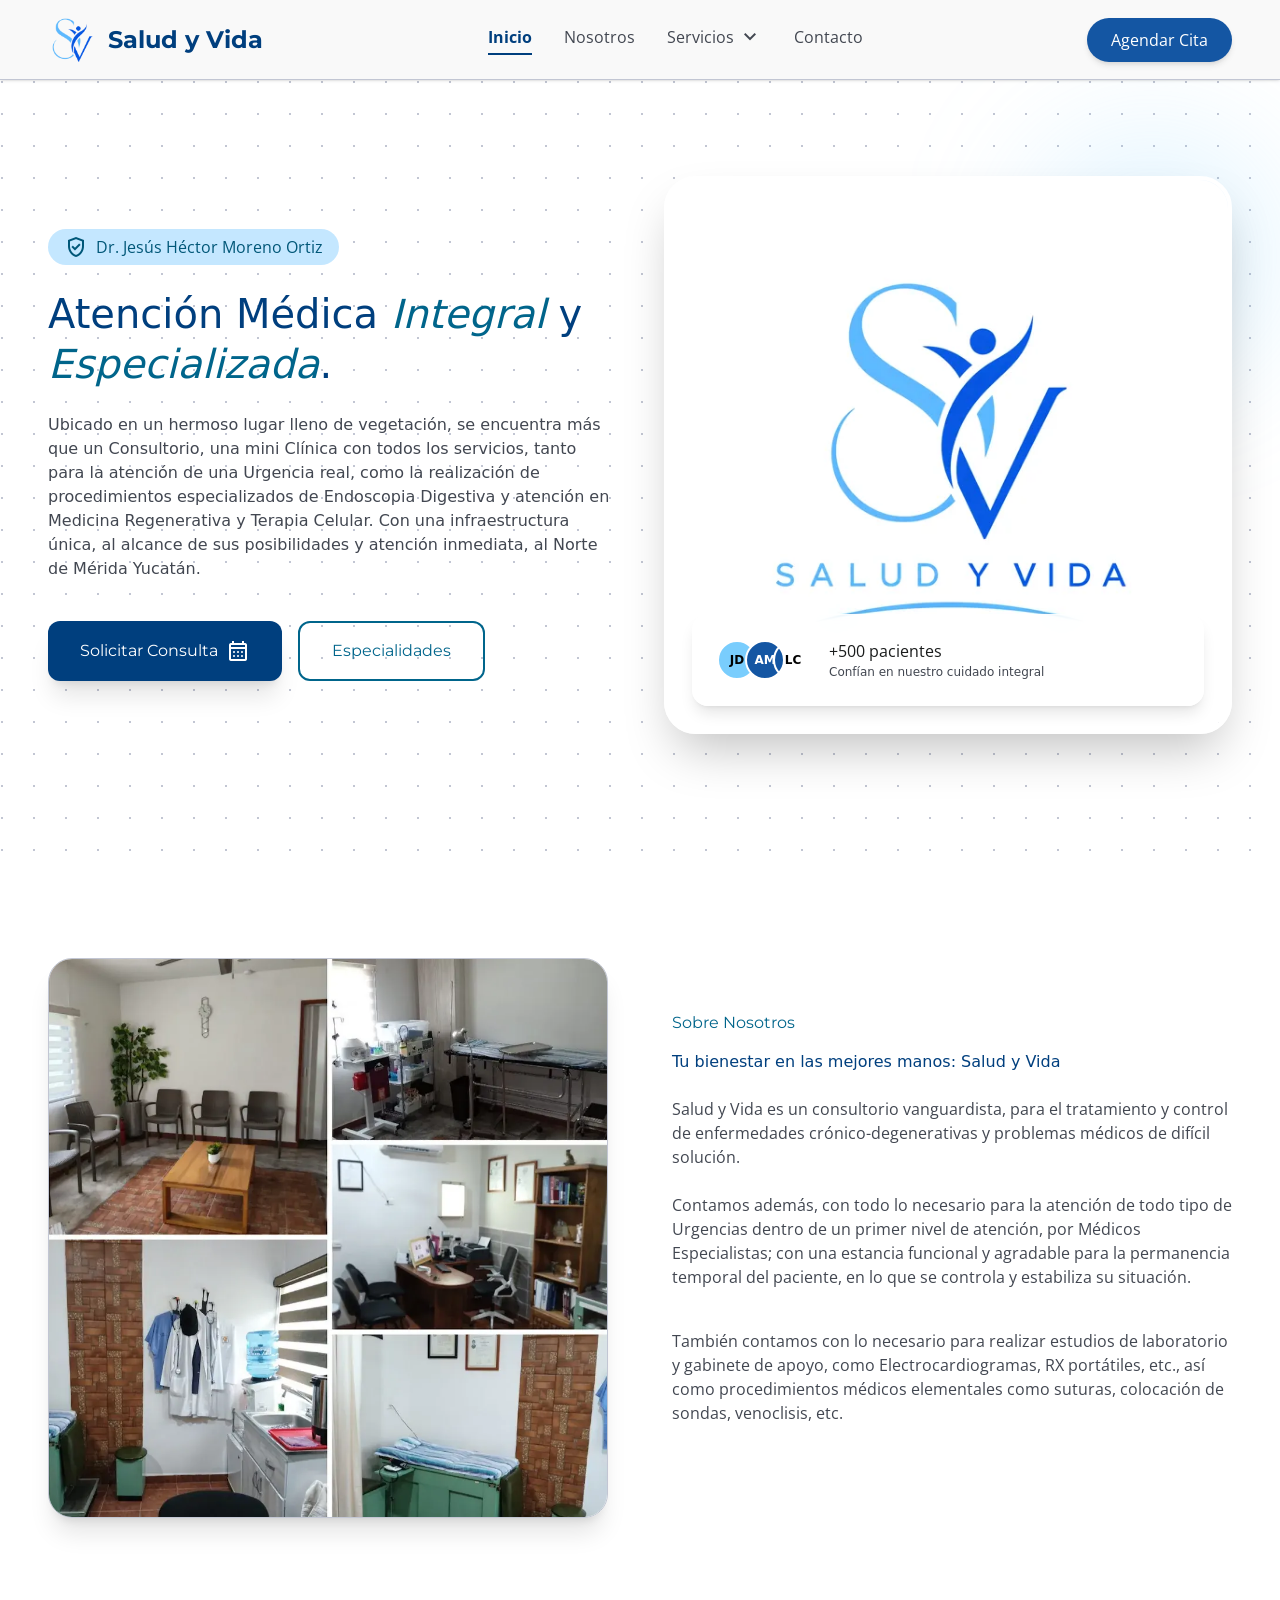
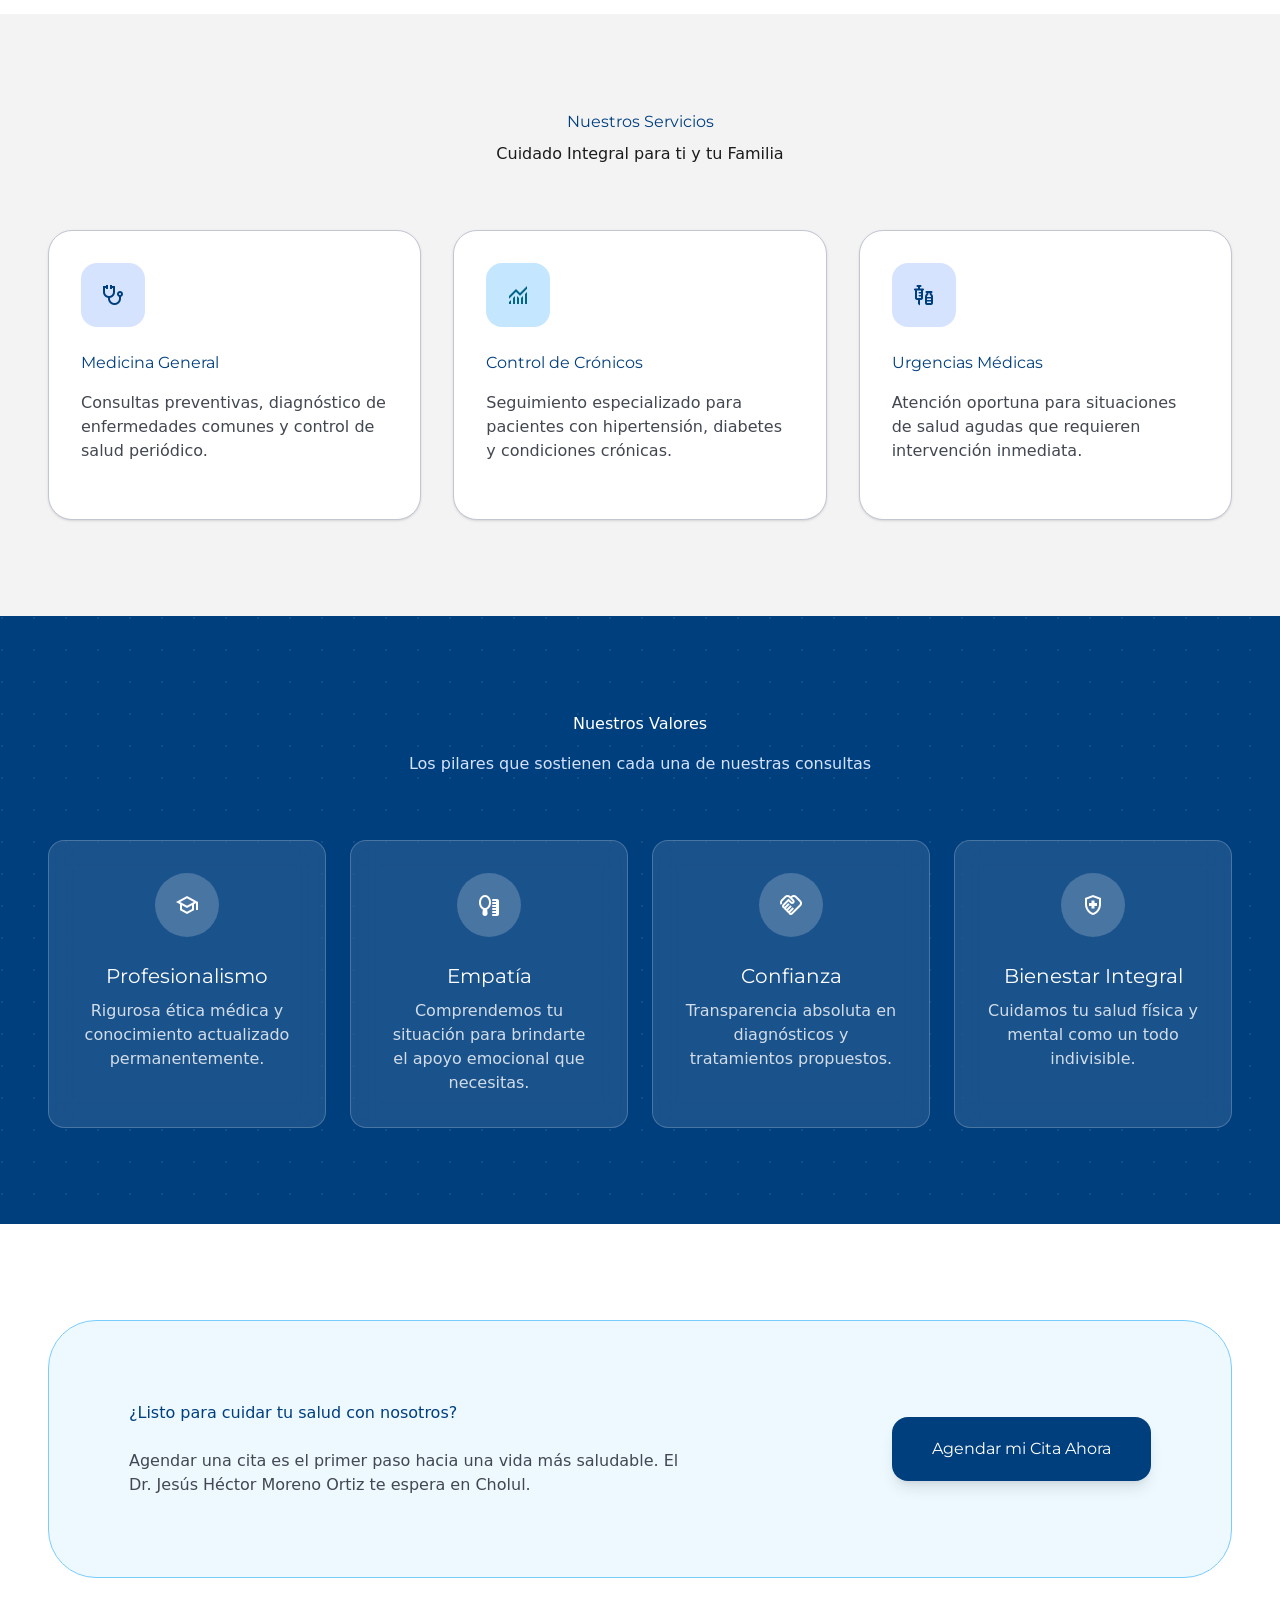
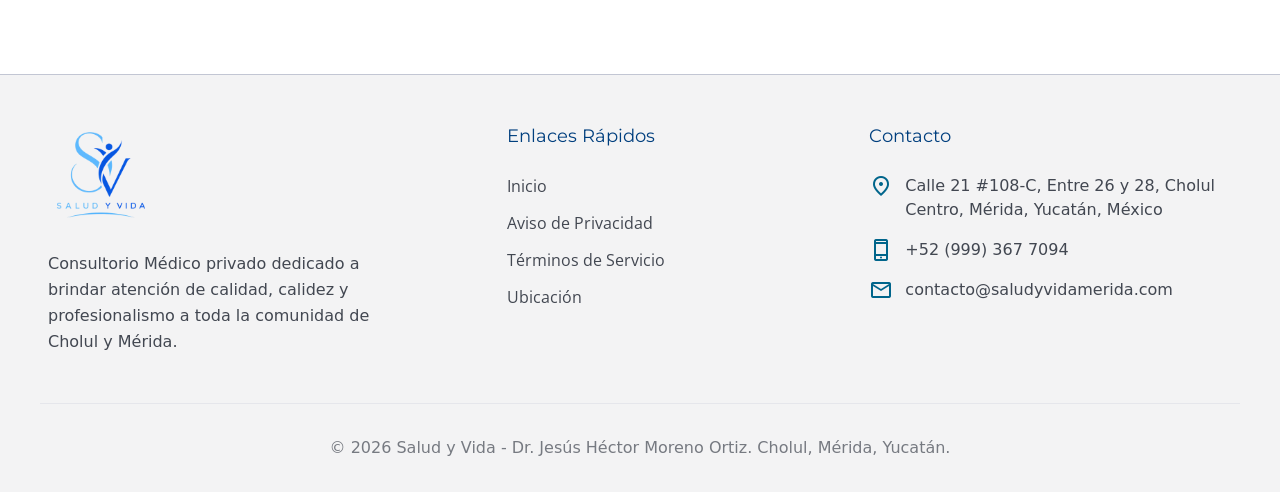
<file: index.html>
<!DOCTYPE html><html lang="es" data-astro-cid-4jmloj5z> <head><meta charset="utf-8"><meta name="viewport" content="width=device-width, initial-scale=1.0"><!-- ================= SEO TÉCNICO ================= --><link rel="canonical" href="https://www.saludyvidamerida.com/"><!-- Primary Meta Tags --><title>Inicio | Salud y Vida</title><meta name="title" content="Inicio | Salud y Vida"><meta name="description" content="Atención médica integral y urgencias en Cholul, Mérida. Especialistas en endoscopia y medicina regenerativa con tecnología de vanguardia."><!-- Open Graph / Facebook / WhatsApp --><meta property="og:type" content="website"><meta property="og:url" content="https://www.saludyvidamerida.com/"><meta property="og:title" content="Inicio | Salud y Vida"><meta property="og:description" content="Atención médica integral y urgencias en Cholul, Mérida. Especialistas en endoscopia y medicina regenerativa con tecnología de vanguardia."><meta property="og:image" content="https://www.saludyvidamerida.com/logo-syv.webp"><!-- Twitter --><meta property="twitter:card" content="summary_large_image"><meta property="twitter:url" content="https://www.saludyvidamerida.com/"><meta property="twitter:title" content="Inicio | Salud y Vida"><meta property="twitter:description" content="Atención médica integral y urgencias en Cholul, Mérida. Especialistas en endoscopia y medicina regenerativa con tecnología de vanguardia."><meta property="twitter:image" content="https://www.saludyvidamerida.com/logo-syv.webp"><!-- ================= ESTILOS Y FUENTES ================= --><link rel="icon" type="image/webp" href="/logo-syv-nt.png"><link rel="preconnect" href="https://fonts.googleapis.com"><link rel="preconnect" href="https://fonts.gstatic.com" crossorigin><link href="https://fonts.googleapis.com/css2?family=Montserrat:wght@400;600;700;800&family=Open+Sans:wght@400;600;700&family=Material+Symbols+Outlined:wght,FILL@100..700,0..1&display=swap" rel="stylesheet"><!-- ================= DATOS ESTRUCTURADOS (JSON-LD) ================= --><script type="application/ld+json">
      {
        "@context": "https://schema.org",
        "@type": "MedicalClinic",
        "name": "Consultorio Médico Salud y Vida",
        "description": "Atención médica integral, urgencias médico-quirúrgicas, endoscopia gastrointestinal y medicina celular biorregenerativa en Cholul, Mérida.",
        "image": "https://www.saludyvidamerida.com/logo-syv.webp",
        "logo": "https://www.saludyvidamerida.com/logo-syv.webp",
        "url": "https://www.saludyvidamerida.com",
        "telephone": "+529993677094",
        "address": {
          "@type": "PostalAddress",
          "streetAddress": "Calle 21 #108-C, Entre 26 y 28, Cholul Centro",
          "addressLocality": "Mérida",
          "addressRegion": "Yucatán",
          "postalCode": "97305",
          "addressCountry": "MX"
        },
        "founder": {
          "@type": "Person",
          "name": "Dr. Jesús Héctor Moreno Ortiz",
          "jobTitle": "Director Médico y Especialista en Urgencias Médico-Quirúrgicas"
        },
        "medicalSpecialty": ["Emergency", "Gastroenterology", "GeneralPractice"],
        "isAcceptingNewPatients": true,
        "openingHoursSpecification": [
          {"@type": "OpeningHoursSpecification","dayOfWeek": ["Monday","Tuesday","Wednesday","Thursday","Friday"],"opens": "10:00","closes": "19:00"},
          {"@type": "OpeningHoursSpecification","dayOfWeek": "Saturday","opens": "10:00","closes": "12:00"}
        ],
        "contactPoint": [{"@type": "ContactPoint","telephone": "+529995135831","contactType": "WhatsApp / Urgencias","description": "Urgencias (Previa llamada) 24/7","availableLanguage": "Spanish"}]
      }
    </script><link rel="stylesheet" href="/_astro/site-styles-v4.css"></head> <body data-astro-cid-4jmloj5z> <nav class="sticky top-0 z-50 bg-surface/90 backdrop-blur-md border-b border-outline-variant shadow-sm h-20 flex items-center" data-astro-cid-3ef6ksr2> <div class="flex justify-between items-center px-gutter w-full max-w-container-max mx-auto" data-astro-cid-3ef6ksr2> <a href="/" class="flex items-center gap-3 group hover:opacity-90 transition-opacity" data-astro-cid-3ef6ksr2> <div class="w-12 h-12 flex items-center justify-center" data-astro-cid-3ef6ksr2> <img src="/logo-syv-nt.png" alt="Logo Salud y Vida" class="w-full h-full object-contain group-hover:scale-105 transition-transform duration-300" data-astro-cid-3ef6ksr2> </div> <span class="font-headline-md text-[24px] font-bold text-primary" data-astro-cid-3ef6ksr2>Salud y Vida</span> </a> <div class="hidden md:flex items-center gap-8" data-astro-cid-3ef6ksr2> <a href="/" class="font-body-md transition-colors duration-200 pb-1 border-b-2 text-primary border-primary font-bold" data-astro-cid-3ef6ksr2>Inicio</a> <a href="/nosotros" class="font-body-md transition-colors duration-200 pb-1 border-b-2 text-on-surface-variant border-transparent hover:text-primary" data-astro-cid-3ef6ksr2>Nosotros</a> <div class="relative dropdown group py-2" data-astro-cid-3ef6ksr2> <button class="flex items-center gap-1 transition-colors duration-200 font-body-md focus:outline-none cursor-default pb-1 border-b-2 text-on-surface-variant border-transparent group-hover:text-primary" data-astro-cid-3ef6ksr2>Servicios<span class="material-symbols-outlined text-[18px]" data-astro-cid-3ef6ksr2>keyboard_arrow_down</span></button> <div class="dropdown-menu hidden absolute left-0 top-full pt-2 w-64 animate-in fade-in duration-200" data-astro-cid-3ef6ksr2> <div class="bg-white rounded-xl shadow-xl border border-outline-variant overflow-hidden" data-astro-cid-3ef6ksr2> <a class="block px-6 py-4 text-on-surface-variant hover:bg-primary-container hover:text-white transition-colors font-headline-md text-[16px] font-semibold" href="/servicios/urgencias" data-astro-cid-3ef6ksr2>Urgencias Médico-Quirurgicas</a> <a class="block px-6 py-4 text-on-surface-variant hover:bg-primary-container hover:text-white transition-colors font-headline-md text-[16px] font-semibold" href="/servicios/regenerativa-y-terapia-celular" data-astro-cid-3ef6ksr2>Medicina regenerativa y terapia celular</a> <a class="block px-6 py-4 text-on-surface-variant hover:bg-primary-container hover:text-white transition-colors font-headline-md text-[16px] font-semibold" href="/servicios/endoscopia-gastrointestinal" data-astro-cid-3ef6ksr2>Endoscopia Gastrointestinal</a> <div class="border-t border-outline-variant" data-astro-cid-3ef6ksr2> <a class="block px-6 py-4 text-primary hover:bg-secondary-fixed transition-colors font-label-md" href="/servicios" data-astro-cid-3ef6ksr2>Ver todos los servicios</a> </div> </div> </div> </div> <a href="/contact" class="font-body-md transition-colors duration-200 pb-1 border-b-2 text-on-surface-variant border-transparent hover:text-primary" data-astro-cid-3ef6ksr2>Contacto</a> </div> <div class="flex items-center gap-4" data-astro-cid-3ef6ksr2> <a href="/contact#whatsappForm" class="hidden md:block bg-primary-container text-white px-6 py-2.5 rounded-full font-label-md hover:bg-primary hover:text-white transition-all shadow-md hover:shadow-lg" data-astro-cid-3ef6ksr2>Agendar Cita</a> <button id="mobile-menu-btn" class="md:hidden text-primary focus:outline-none p-2" data-astro-cid-3ef6ksr2> <span class="material-symbols-outlined text-3xl" data-astro-cid-3ef6ksr2>menu</span> </button> </div> </div> <div id="mobile-menu" class="hidden absolute top-20 left-0 w-full bg-white shadow-lg border-b border-outline-variant flex-col px-6 py-4 gap-4 md:hidden" data-astro-cid-3ef6ksr2> <a href="/" class="font-body-md block text-primary font-bold" data-astro-cid-3ef6ksr2>Inicio</a> <a href="/nosotros" class="font-body-md block text-on-surface-variant" data-astro-cid-3ef6ksr2>Nosotros</a> <div class="flex flex-col" data-astro-cid-3ef6ksr2> <div class="flex justify-between items-center w-full" data-astro-cid-3ef6ksr2> <a href="/servicios" class="font-body-md block text-lg flex-1 text-on-surface-variant" data-astro-cid-3ef6ksr2>Servicios</a> <button id="mobile-services-toggle" class="w-10 h-10 flex-shrink-0 flex items-center justify-center text-on-surface-variant bg-surface-container-low hover:bg-surface-variant rounded-full transition-colors" data-astro-cid-3ef6ksr2> <span class="material-symbols-outlined transition-transform duration-300" id="mobile-services-icon" data-astro-cid-3ef6ksr2>keyboard_arrow_down</span> </button> </div> <div id="mobile-services-submenu" class="hidden flex-col pl-4 mt-4 gap-4 border-l-2 border-outline-variant/30" data-astro-cid-3ef6ksr2> <a href="/servicios/urgencias" class="text-on-surface-variant text-base hover:text-primary" data-astro-cid-3ef6ksr2>Urgencias Médico-Quirurgicas</a> <a href="/servicios/regenerativa-y-terapia-celular" class="text-on-surface-variant text-base hover:text-primary" data-astro-cid-3ef6ksr2>Medicina regenerativa y terapia celular</a> <a href="/servicios/endoscopia-gastrointestinal" class="text-on-surface-variant text-base hover:text-primary" data-astro-cid-3ef6ksr2>Endoscopia Gastrointestinal</a> <a href="/servicios" class="text-primary text-base font-bold" data-astro-cid-3ef6ksr2>Ver todos los servicios</a> </div> </div> <a href="/contact" class="font-body-md block text-on-surface-variant" data-astro-cid-3ef6ksr2>Contacto</a> <button class="bg-primary-container text-on-primary-container px-6 py-2.5 rounded-full font-label-md w-full mt-4 hover:bg-primary hover:text-white transition-colors" data-astro-cid-3ef6ksr2>Agendar Cita</button> </div> </nav>  <script type="module">function n(){const o=document.getElementById("mobile-menu-btn"),e=document.getElementById("mobile-menu"),s=document.getElementById("mobile-services-toggle"),t=document.getElementById("mobile-services-submenu"),c=document.getElementById("mobile-services-icon");o&&e&&(o.onclick=()=>{e.classList.toggle("hidden"),e.classList.toggle("flex")}),s&&t&&c&&(s.onclick=()=>{t.classList.toggle("hidden"),t.classList.toggle("flex"),c.classList.toggle("rotate-180")})}document.addEventListener("astro:page-load",n);document.readyState==="complete"||document.readyState==="interactive"?n():document.addEventListener("DOMContentLoaded",n);</script> <main data-astro-cid-4jmloj5z>  <section class="relative overflow-hidden pt-12 pb-24 md:pt-24 md:pb-32 hero-pattern"> <div class="max-w-container-max mx-auto px-gutter grid grid-cols-1 lg:grid-cols-2 gap-12 items-center"> <div class="z-10 order-2 lg:order-1"> <div class="inline-flex items-center gap-2 px-4 py-1.5 rounded-full bg-secondary-fixed text-on-secondary-container font-label-md mb-6"> <span class="material-symbols-outlined text-[18px]">verified_user</span>Dr. Jesús Héctor Moreno Ortiz</div> <h1 class="font-headline-xl text-[40px] md:text-headline-xl text-primary leading-tight mb-6">Atención Médica <span class="text-secondary italic">Integral</span> y <span class="text-secondary italic">Especializada</span>.</h1> <p class="font-body-lg text-body-lg text-on-surface-variant max-w-xl mb-10">Ubicado en un hermoso lugar lleno de vegetación, se encuentra más que un Consultorio, una mini Clínica con todos los servicios, tanto para la atención de una Urgencia real, como la realización de procedimientos especializados de Endoscopia Digestiva y atención en Medicina Regenerativa y Terapia Celular. Con una infraestructura única, al alcance de sus posibilidades y atención inmediata, al Norte de Mérida Yucatán.</p> <div class="flex flex-wrap gap-4"> <a href="/contact#whatsappForm" class="bg-primary text-white px-8 py-4 rounded-xl font-headline-md flex items-center gap-2 hover:bg-primary-container active:scale-95 transition-all shadow-xl">Solicitar Consulta<span class="material-symbols-outlined text-[20px]">calendar_month</span></a> <a href="/servicios" class="border-2 border-secondary text-secondary px-8 py-4 rounded-xl font-headline-md hover:bg-secondary-fixed active:scale-95 transition-all">Especialidades</a> </div> </div> <div class="relative order-1 lg:order-2"> <div class="absolute -top-12 -right-12 w-64 h-64 bg-secondary-container/20 rounded-full blur-3xl"></div> <div class="relative rounded-[2rem] overflow-hidden shadow-2xl border-4 border-white"> <img alt="Atención Médica" class="w-full h-[400px] md:h-[550px] object-cover" src="/logo-syv.webp"> <div class="absolute bottom-6 left-6 right-6 bg-white/80 backdrop-blur-md p-6 rounded-2xl shadow-lg border border-white/50"> <div class="flex items-center gap-4"> <div class="flex -space-x-3"> <div class="w-10 h-10 rounded-full border-2 border-white bg-secondary-container flex items-center justify-center text-[12px] font-bold">JD</div> <div class="w-10 h-10 rounded-full border-2 border-white bg-primary-container flex items-center justify-center text-[12px] font-bold text-white">AM</div> <div class="w-10 h-10 rounded-full border-2 border-white bg-surface-variant flex items-center justify-center text-[12px] font-bold">LC</div> </div> <div class="text-on-surface"> <p class="font-label-md text-label-md">+500 pacientes</p> <p class="text-[12px] text-on-surface-variant">Confían en nuestro cuidado integral</p> </div> </div> </div> </div> </div> </div> </section> <section class="py-24 bg-white"> <div class="max-w-container-max mx-auto px-gutter"> <div class="grid grid-cols-1 lg:grid-cols-2 gap-16 items-center"> <div class="reveal"> <img src="/_astro/consultorio-collage.Bca8iRvL_1bMlys.webp" alt="Valores Salud y Vida" loading="lazy" decoding="async" class="rounded-3xl shadow-xl w-full h-auto object-cover border border-outline-variant"> </div> <div class="reveal"> <span class="text-secondary font-headline-md block mb-4">Sobre Nosotros</span> <h2 class="font-headline-lg text-headline-lg text-primary mb-6 leading-snug">Tu bienestar en las mejores manos: Salud y Vida</h2> <p class="font-body-md text-body-md text-on-surface-variant mb-6">Salud y Vida es un consultorio vanguardista, para el tratamiento y control de enfermedades crónico-degenerativas y problemas médicos de difícil solución.</p> <p class="font-body-md text-body-md text-on-surface-variant mb-10">Contamos además, con todo lo necesario para la atención de todo tipo de Urgencias dentro de un primer nivel de atención, por Médicos Especialistas; con una estancia funcional y agradable para la permanencia temporal del paciente, en lo que se controla y estabiliza su situación.</p> <p class="font-body-md text-body-md text-on-surface-variant mb-10">También contamos con lo necesario para realizar estudios de laboratorio y gabinete de apoyo, como Electrocardiogramas, RX portátiles, etc., así como procedimientos médicos elementales como suturas, colocación de sondas, venoclisis, etc.</p> </div> </div> </div> </section> <section class="py-24 bg-surface-container-low"> <div class="max-w-container-max mx-auto px-gutter text-center mb-16 reveal"> <span class="text-primary font-headline-md block mb-2">Nuestros Servicios</span> <h2 class="font-headline-lg text-headline-lg text-on-surface">Cuidado Integral para ti y tu Familia</h2> </div> <div class="max-w-container-max mx-auto px-gutter grid grid-cols-1 md:grid-cols-3 gap-8"> <div class="bg-white p-8 rounded-3xl border border-outline-variant shadow-sm hover:shadow-md transition-all group reveal"> <div class="w-16 h-16 rounded-2xl bg-primary-fixed flex items-center justify-center text-primary mb-6 group-hover:bg-primary group-hover:text-white transition-colors"> <span class="material-symbols-outlined text-3xl">stethoscope</span> </div> <h3 class="font-headline-md text-headline-md text-primary mb-4">Medicina General</h3> <p class="text-on-surface-variant mb-6">Consultas preventivas, diagnóstico de enfermedades comunes y control de salud periódico.</p> </div> <div class="bg-white p-8 rounded-3xl border border-outline-variant shadow-sm hover:shadow-md transition-all group reveal delay-100"> <div class="w-16 h-16 rounded-2xl bg-secondary-fixed flex items-center justify-center text-secondary mb-6 group-hover:bg-secondary group-hover:text-white transition-colors"> <span class="material-symbols-outlined text-3xl">monitoring</span> </div> <h3 class="font-headline-md text-headline-md text-primary mb-4">Control de Crónicos</h3> <p class="text-on-surface-variant mb-6">Seguimiento especializado para pacientes con hipertensión, diabetes y condiciones crónicas.</p> </div> <div class="bg-white p-8 rounded-3xl border border-outline-variant shadow-sm hover:shadow-md transition-all group reveal delay-200"> <div class="w-16 h-16 rounded-2xl bg-primary-fixed flex items-center justify-center text-primary mb-6 group-hover:bg-primary group-hover:text-white transition-colors"> <span class="material-symbols-outlined text-3xl">vaccines</span> </div> <h3 class="font-headline-md text-headline-md text-primary mb-4">Urgencias Médicas</h3> <p class="text-on-surface-variant mb-6">Atención oportuna para situaciones de salud agudas que requieren intervención inmediata.</p> </div> </div> </section> <section class="py-24 bg-primary relative overflow-hidden"> <div class="absolute inset-0 opacity-10"> <div class="hero-pattern w-full h-full"></div> </div> <div class="max-w-container-max mx-auto px-gutter relative z-10"> <div class="text-center mb-16 reveal"> <h2 class="font-headline-lg text-headline-lg text-white mb-4">Nuestros Valores</h2> <p class="text-primary-fixed font-body-lg">Los pilares que sostienen cada una de nuestras consultas</p> </div> <div class="grid grid-cols-1 md:grid-cols-2 lg:grid-cols-4 gap-6"> <div class="bg-white/10 backdrop-blur-md p-8 rounded-2xl border border-white/20 text-center text-white reveal"> <div class="w-16 h-16 bg-white/20 rounded-full flex items-center justify-center mx-auto mb-6"> <span class="material-symbols-outlined text-3xl">school</span> </div> <h3 class="font-headline-md text-[20px] mb-2">Profesionalismo</h3> <p class="text-label-md opacity-80">Rigurosa ética médica y conocimiento actualizado permanentemente.</p> </div> <div class="bg-white/10 backdrop-blur-md p-8 rounded-2xl border border-white/20 text-center text-white reveal delay-100"> <div class="w-16 h-16 bg-white/20 rounded-full flex items-center justify-center mx-auto mb-6"> <span class="material-symbols-outlined text-3xl">self_care</span> </div> <h3 class="font-headline-md text-[20px] mb-2">Empatía</h3> <p class="text-label-md opacity-80">Comprendemos tu situación para brindarte el apoyo emocional que necesitas.</p> </div> <div class="bg-white/10 backdrop-blur-md p-8 rounded-2xl border border-white/20 text-center text-white reveal delay-200"> <div class="w-16 h-16 bg-white/20 rounded-full flex items-center justify-center mx-auto mb-6"> <span class="material-symbols-outlined text-3xl">handshake</span> </div> <h3 class="font-headline-md text-[20px] mb-2">Confianza</h3> <p class="text-label-md opacity-80">Transparencia absoluta en diagnósticos y tratamientos propuestos.</p> </div> <div class="bg-white/10 backdrop-blur-md p-8 rounded-2xl border border-white/20 text-center text-white reveal delay-300"> <div class="w-16 h-16 bg-white/20 rounded-full flex items-center justify-center mx-auto mb-6"> <span class="material-symbols-outlined text-3xl">health_and_safety</span> </div> <h3 class="font-headline-md text-[20px] mb-2">Bienestar Integral</h3> <p class="text-label-md opacity-80">Cuidamos tu salud física y mental como un todo indivisible.</p> </div> </div> </div> </section> <section class="py-24 bg-white"> <div class="max-w-container-max mx-auto px-gutter reveal"> <div class="bg-secondary-fixed/30 rounded-[3rem] p-12 md:p-20 flex flex-col md:flex-row items-center justify-between gap-12 border border-secondary-container"> <div class="max-w-xl"> <h2 class="font-headline-lg text-headline-lg text-primary mb-6">¿Listo para cuidar tu salud con nosotros?</h2> <p class="font-body-lg text-body-lg text-on-surface-variant mb-0">Agendar una cita es el primer paso hacia una vida más saludable. El Dr. Jesús Héctor Moreno Ortiz te espera en Cholul.</p> </div> <div class="flex flex-col sm:flex-row gap-4 w-full md:w-auto"> <a href="/contact#whatsappForm" class="bg-primary text-white px-10 py-5 rounded-2xl font-headline-md shadow-lg hover:shadow-xl transition-all whitespace-nowrap">Agendar mi Cita Ahora</a> </div> </div> </div> </section>  </main> <footer class="bg-surface-container-low border-t border-outline-variant"> <div class="grid grid-cols-1 md:grid-cols-3 gap-stack-lg px-gutter py-stack-lg max-w-container-max mx-auto"> <div> <img src="/logo-syv-nb.png" alt="Logo Salud y Vida" class="w-24 md:w-26 h-auto object-contain mb-6"> <p class="text-body-md text-on-surface-variant leading-relaxed">Consultorio Médico privado dedicado a brindar atención de calidad, calidez y profesionalismo a toda la comunidad de Cholul y Mérida.</p> </div> <div class="md:px-12"> <h4 class="font-headline-md text-[18px] text-primary mb-6">Enlaces Rápidos</h4> <ul class="space-y-3"> <li> <a class="text-on-surface-variant hover:text-secondary transition-colors font-label-md" href="/">Inicio</a> </li> <li> <a class="text-on-surface-variant hover:text-secondary transition-colors font-label-md" href="/privacidad">Aviso de Privacidad</a> </li> <li> <a class="text-on-surface-variant hover:text-secondary transition-colors font-label-md" href="/terminos">Términos de Servicio</a> </li> <li> <a class="text-on-surface-variant hover:text-secondary transition-colors font-label-md" href="https://maps.app.goo.gl/9qfoiBfGKtHRad1q7" target="_blank">Ubicación</a> </li> </ul> </div> <div> <h4 class="font-headline-md text-[18px] text-primary mb-6">Contacto</h4> <ul class="space-y-4"> <li class="flex items-start gap-3"> <span class="material-symbols-outlined text-secondary">location_on</span> <span class="text-on-surface-variant text-label-md">Calle 21 #108-C, Entre 26 y 28, Cholul Centro, Mérida, Yucatán, México</span> </li> <li class="flex items-center gap-3"> <span class="material-symbols-outlined text-secondary">phone_iphone</span> <span class="text-on-surface-variant text-label-md">+52 (999) 367 7094</span> </li> <li class="flex items-center gap-3"> <span class="material-symbols-outlined text-secondary">mail</span> <span class="text-on-surface-variant text-label-md">contacto@saludyvidamerida.com</span> </li> </ul> </div> </div> <div class="max-w-container-max mx-auto px-gutter py-8 border-t border-outline-variant/30 text-center"> <p class="text-label-md text-on-surface-variant opacity-70">© 2026 Salud y Vida - Dr. Jesús Héctor Moreno Ortiz. Cholul, Mérida, Yucatán.</p> </div> </footer> <script type="module">function s(){const t=document.querySelectorAll(".reveal"),o=new IntersectionObserver(e=>{e.forEach(n=>{n.isIntersecting&&n.target.classList.add("active")})},{threshold:.15});t.forEach(e=>{e.classList.remove("active"),o.observe(e)})}document.addEventListener("astro:page-load",s);document.readyState==="complete"||document.readyState==="interactive"?s():document.addEventListener("DOMContentLoaded",s);function a(){const t=window.location.hash;if(t){const o=document.querySelector(t);o&&setTimeout(()=>{const n=o.getBoundingClientRect().top+window.scrollY-120;window.scrollTo({top:n,behavior:"smooth"})},100)}}document.addEventListener("astro:page-load",a);</script></body></html>
</file>
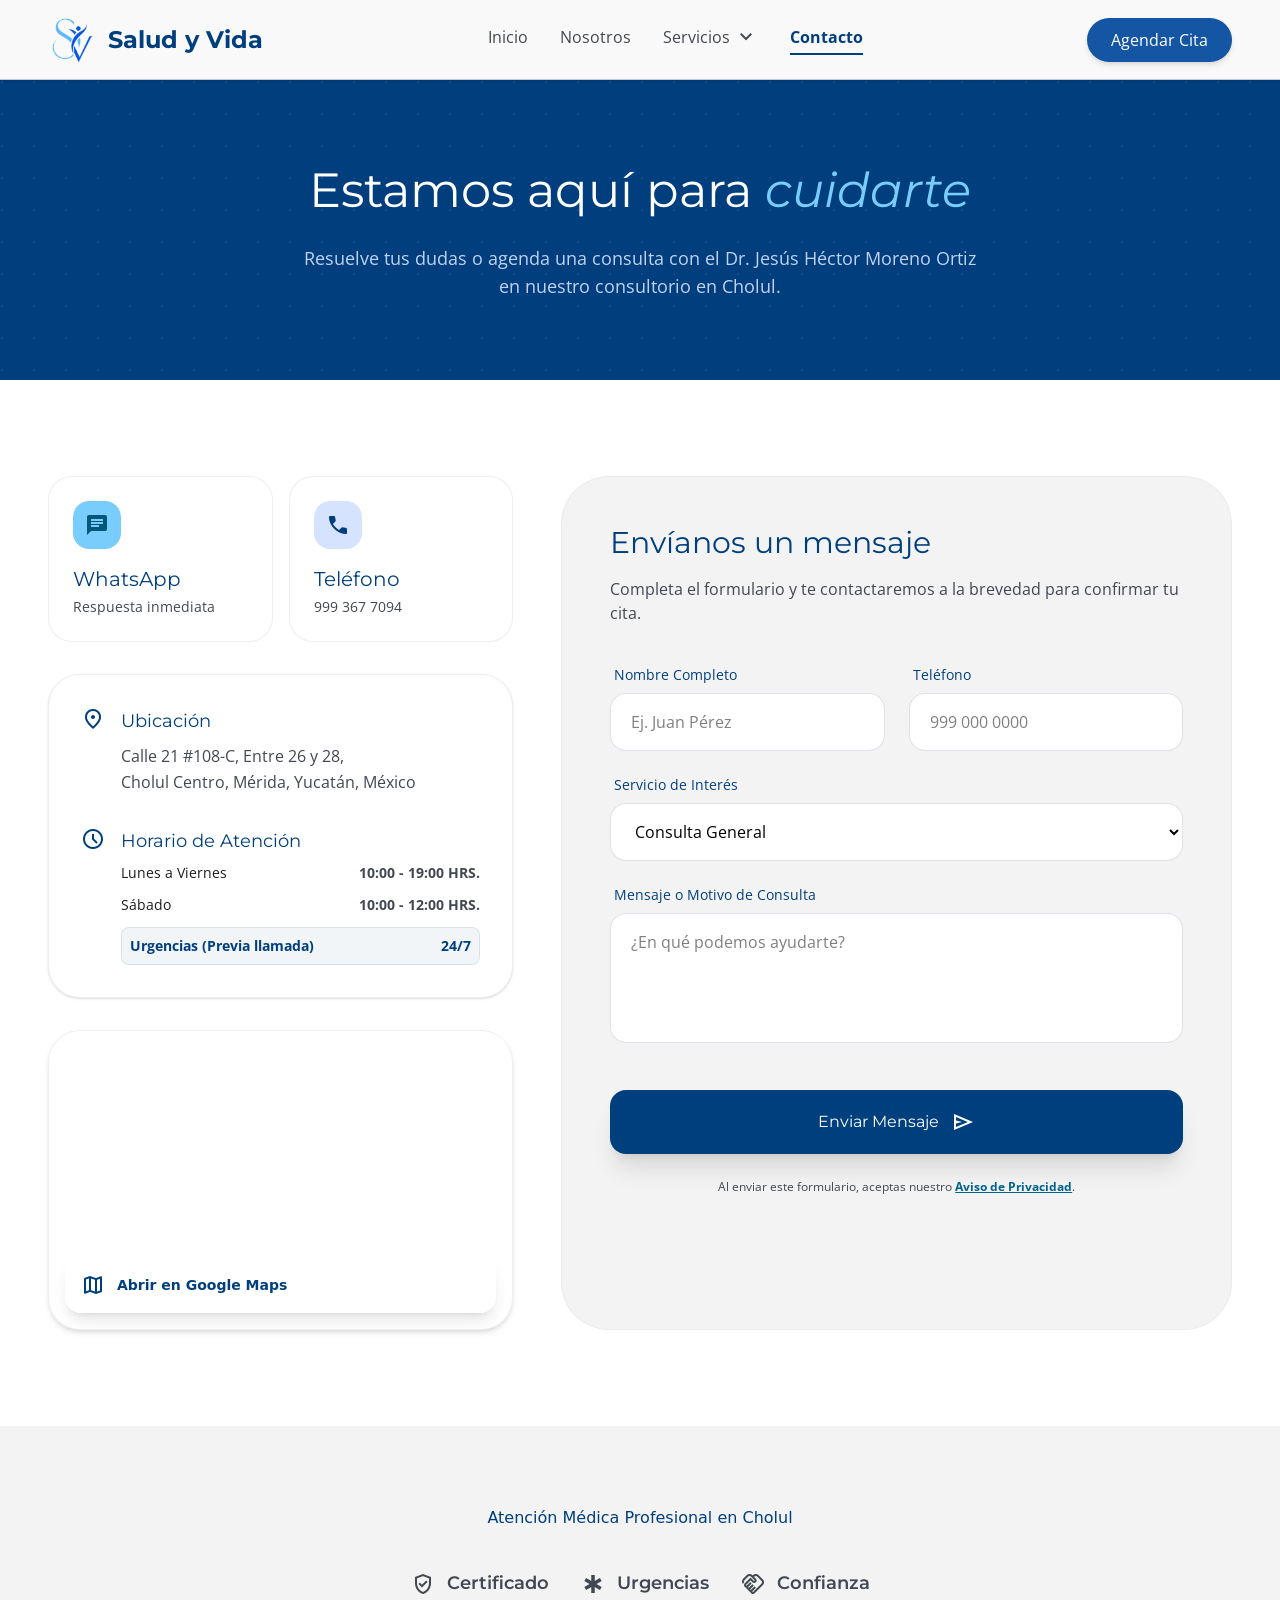
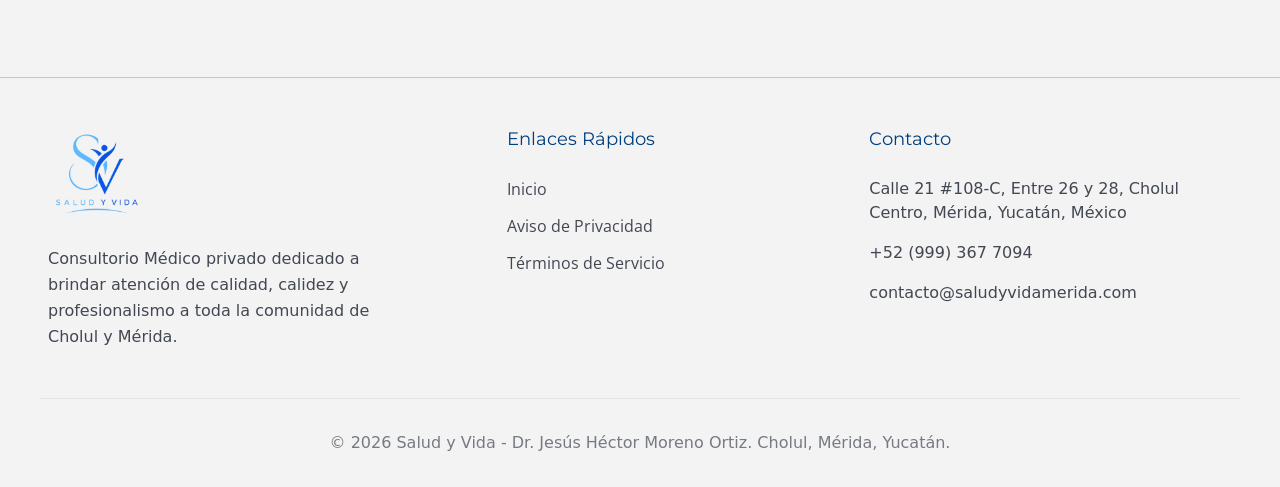
<file: contact/index.html>
<!DOCTYPE html><html lang="es" data-astro-cid-4jmloj5z> <head><meta charset="utf-8"><meta name="viewport" content="width=device-width, initial-scale=1.0"><link rel="canonical" href="https://www.saludyvidamerida.com/contact/"><title>Contacto - Salud y Vida | Salud y Vida</title><meta name="description" content="Agenda tu consulta médica en Cholul. Contáctanos por WhatsApp o teléfono para atención general, urgencias o asesoría en nuestros servicios."><meta property="og:image" content="https://www.saludyvidamerida.com/logo-syv.webp"><link rel="icon" type="image/webp" href="/logo-syv-nt.png"><link rel="preconnect" href="https://fonts.googleapis.com"><link rel="preconnect" href="https://fonts.gstatic.com" crossorigin><link href="https://fonts.googleapis.com/css2?family=Montserrat:wght@400;600;700;800&family=Open+Sans:wght@400;600;700&family=Material+Symbols+Outlined:wght,FILL@100..700,0..1&display=swap" rel="stylesheet"><link rel="stylesheet" href="/_astro/site-styles-v4.css"></head> <body data-astro-cid-4jmloj5z> <nav class="sticky top-0 z-50 bg-surface/90 backdrop-blur-md border-b border-outline-variant shadow-sm h-20 flex items-center" data-astro-cid-3ef6ksr2> <div class="flex justify-between items-center px-gutter w-full max-w-container-max mx-auto" data-astro-cid-3ef6ksr2> <a href="/" class="flex items-center gap-3 group hover:opacity-90 transition-opacity" data-astro-cid-3ef6ksr2> <div class="w-12 h-12 flex items-center justify-center" data-astro-cid-3ef6ksr2> <img src="/logo-syv-nt.png" alt="Logo Salud y Vida" class="w-full h-full object-contain group-hover:scale-105 transition-transform duration-300" data-astro-cid-3ef6ksr2> </div> <span class="font-headline-md text-[24px] font-bold text-primary" data-astro-cid-3ef6ksr2>Salud y Vida</span> </a> <div class="hidden md:flex items-center gap-8" data-astro-cid-3ef6ksr2> <a href="/" class="font-body-md transition-colors duration-200 pb-1 border-b-2 text-on-surface-variant border-transparent hover:text-primary" data-astro-cid-3ef6ksr2>Inicio</a> <a href="/nosotros" class="font-body-md transition-colors duration-200 pb-1 border-b-2 text-on-surface-variant border-transparent hover:text-primary" data-astro-cid-3ef6ksr2>Nosotros</a> <div class="relative dropdown group py-2" data-astro-cid-3ef6ksr2> <button class="flex items-center gap-1 transition-colors duration-200 font-body-md focus:outline-none cursor-default pb-1 border-b-2 text-on-surface-variant border-transparent group-hover:text-primary" data-astro-cid-3ef6ksr2>Servicios<span class="material-symbols-outlined text-[18px]" data-astro-cid-3ef6ksr2>keyboard_arrow_down</span></button> <div class="dropdown-menu hidden absolute left-0 top-full pt-2 w-64 animate-in fade-in duration-200" data-astro-cid-3ef6ksr2> <div class="bg-white rounded-xl shadow-xl border border-outline-variant overflow-hidden" data-astro-cid-3ef6ksr2> <a class="block px-6 py-4 text-on-surface-variant hover:bg-primary-container hover:text-white transition-colors font-headline-md text-[16px] font-semibold" href="/servicios/urgencias" data-astro-cid-3ef6ksr2>Urgencias Médico-Quirurgicas</a> <a class="block px-6 py-4 text-on-surface-variant hover:bg-primary-container hover:text-white transition-colors font-headline-md text-[16px] font-semibold" href="/servicios/regenerativa-y-terapia-celular" data-astro-cid-3ef6ksr2>Medicina regenerativa y terapia celular</a> <a class="block px-6 py-4 text-on-surface-variant hover:bg-primary-container hover:text-white transition-colors font-headline-md text-[16px] font-semibold" href="/servicios/endoscopia-gastrointestinal" data-astro-cid-3ef6ksr2>Endoscopia Gastrointestinal</a> <div class="border-t border-outline-variant" data-astro-cid-3ef6ksr2> <a class="block px-6 py-4 text-primary hover:bg-secondary-fixed transition-colors font-label-md" href="/servicios" data-astro-cid-3ef6ksr2>Ver todos los servicios</a> </div> </div> </div> </div> <a href="/contact" class="font-body-md transition-colors duration-200 pb-1 border-b-2 text-primary border-primary font-bold" data-astro-cid-3ef6ksr2>Contacto</a> </div> <div class="flex items-center gap-4" data-astro-cid-3ef6ksr2> <a href="/contact#whatsappForm" class="hidden md:block bg-primary-container text-white px-6 py-2.5 rounded-full font-label-md hover:bg-primary hover:text-white transition-all shadow-md hover:shadow-lg" data-astro-cid-3ef6ksr2>Agendar Cita</a> <button id="mobile-menu-btn" class="md:hidden text-primary focus:outline-none p-2" data-astro-cid-3ef6ksr2> <span class="material-symbols-outlined text-3xl" data-astro-cid-3ef6ksr2>menu</span> </button> </div> </div> <div id="mobile-menu" class="hidden absolute top-20 left-0 w-full bg-white shadow-lg border-b border-outline-variant flex-col px-6 py-4 gap-4 md:hidden" data-astro-cid-3ef6ksr2> <a href="/" class="font-body-md block text-primary font-bold" data-astro-cid-3ef6ksr2>Inicio</a> <a href="/nosotros" class="font-body-md block text-on-surface-variant" data-astro-cid-3ef6ksr2>Nosotros</a> <div class="flex flex-col" data-astro-cid-3ef6ksr2> <div class="flex justify-between items-center w-full" data-astro-cid-3ef6ksr2> <a href="/servicios" class="font-body-md block text-lg flex-1 text-on-surface-variant" data-astro-cid-3ef6ksr2>Servicios</a> <button id="mobile-services-toggle" class="w-10 h-10 flex-shrink-0 flex items-center justify-center text-on-surface-variant bg-surface-container-low hover:bg-surface-variant rounded-full transition-colors" data-astro-cid-3ef6ksr2> <span class="material-symbols-outlined transition-transform duration-300" id="mobile-services-icon" data-astro-cid-3ef6ksr2>keyboard_arrow_down</span> </button> </div> <div id="mobile-services-submenu" class="hidden flex-col pl-4 mt-4 gap-4 border-l-2 border-outline-variant/30" data-astro-cid-3ef6ksr2> <a href="/servicios/urgencias" class="text-on-surface-variant text-base hover:text-primary" data-astro-cid-3ef6ksr2>Urgencias Médico-Quirurgicas</a> <a href="/servicios/regenerativa-y-terapia-celular" class="text-on-surface-variant text-base hover:text-primary" data-astro-cid-3ef6ksr2>Medicina regenerativa y terapia celular</a> <a href="/servicios/endoscopia-gastrointestinal" class="text-on-surface-variant text-base hover:text-primary" data-astro-cid-3ef6ksr2>Endoscopia Gastrointestinal</a> <a href="/servicios" class="text-primary text-base font-bold" data-astro-cid-3ef6ksr2>Ver todos los servicios</a> </div> </div> <a href="/contact" class="font-body-md block text-on-surface-variant" data-astro-cid-3ef6ksr2>Contacto</a> <button class="bg-primary-container text-on-primary-container px-6 py-2.5 rounded-full font-label-md w-full mt-4 hover:bg-primary hover:text-white transition-colors" data-astro-cid-3ef6ksr2>Agendar Cita</button> </div> </nav> <script type="module">function n(){const o=document.getElementById("mobile-menu-btn"),e=document.getElementById("mobile-menu"),s=document.getElementById("mobile-services-toggle"),t=document.getElementById("mobile-services-submenu"),c=document.getElementById("mobile-services-icon");o&&e&&(o.onclick=()=>{e.classList.toggle("hidden"),e.classList.toggle("flex")}),s&&t&&c&&(s.onclick=()=>{t.classList.toggle("hidden"),t.classList.toggle("flex"),c.classList.toggle("rotate-180")})}document.addEventListener("astro:page-load",n);document.readyState==="complete"||document.readyState==="interactive"?n():document.addEventListener("DOMContentLoaded",n);</script> <main class="w-full"> <section class="relative py-20 overflow-hidden bg-primary hero-pattern"> <div class="absolute inset-0 bg-primary/90"></div> <div class="relative z-10 max-w-container-max mx-auto px-gutter text-center reveal"> <h1 class="font-headline-md text-[40px] md:text-5xl text-white mb-6 leading-tight">Estamos aquí para <span class="text-secondary-container italic">cuidarte</span></h1> <p class="font-body-md text-primary-fixed max-w-2xl mx-auto opacity-90 text-lg">Resuelve tus dudas o agenda una consulta con el Dr. Jesús Héctor Moreno Ortiz en nuestro consultorio en Cholul.</p> </div> </section> <section class="py-16 md:py-24 max-w-container-max mx-auto px-gutter"> <div class="grid grid-cols-1 lg:grid-cols-12 gap-12"> <div class="lg:col-span-5 space-y-8 reveal"> <div class="grid grid-cols-1 sm:grid-cols-2 gap-4"> <a href="https://wa.me/529995135831" target="_blank" class="group p-6 bg-white rounded-3xl border border-outline-variant/30 hover:shadow-xl transition-all flex flex-col gap-4"> <div class="w-12 h-12 rounded-2xl bg-secondary-container flex items-center justify-center text-on-secondary-container"><span class="material-symbols-outlined text-2xl" style="font-variation-settings: 'FILL' 1;">chat</span></div> <div><h3 class="font-headline-md text-xl text-primary mb-1">WhatsApp</h3><p class="font-body-md text-on-surface-variant text-sm">Respuesta inmediata</p></div> </a> <a href="tel:+529993677094" class="group p-6 bg-white rounded-3xl border border-outline-variant/30 hover:shadow-xl transition-all flex flex-col gap-4"> <div class="w-12 h-12 rounded-2xl bg-primary-fixed flex items-center justify-center text-primary"><span class="material-symbols-outlined text-2xl" style="font-variation-settings: 'FILL' 1;">call</span></div> <div><h3 class="font-headline-md text-xl text-primary mb-1">Teléfono</h3><p class="font-body-md text-on-surface-variant text-sm">999 367 7094</p></div> </a> </div> <div class="p-8 bg-white rounded-[2rem] border border-outline-variant/30 shadow-sm space-y-8"> <div class="flex gap-4"> <span class="material-symbols-outlined text-primary">location_on</span> <div><h4 class="font-headline-md text-lg text-primary mb-2">Ubicación</h4><p class="font-body-md text-on-surface-variant leading-relaxed">Calle 21 #108-C, Entre 26 y 28,<br>Cholul Centro, Mérida, Yucatán, México</p></div> </div> <div class="flex gap-4"> <span class="material-symbols-outlined text-primary">schedule</span> <div class="w-full"> <h4 class="font-headline-md text-lg text-primary mb-2">Horario de Atención</h4> <div class="space-y-3 w-full text-sm font-body-md"> <div class="flex justify-between"><span class="text-on-surface">Lunes a Viernes</span><span class="text-on-surface-variant font-bold">10:00 - 19:00 HRS.</span></div> <div class="flex justify-between"><span class="text-on-surface">Sábado</span><span class="text-on-surface-variant font-bold">10:00 - 12:00 HRS.</span></div> <div class="flex justify-between p-2 bg-primary/5 rounded-lg border border-primary/10 mt-2"><span class="text-primary font-bold">Urgencias (Previa llamada)</span><span class="text-primary font-bold">24/7</span></div> </div> </div> </div> </div> <div class="group relative h-[300px] rounded-[2rem] overflow-hidden border border-outline-variant/30 shadow-md"> <iframe src="https://www.google.com/maps/embed?pb=!1m17!1m12!1m3!1d15665.994718888302!2d-89.56143996222329!3d21.037334488017834!2m3!1f0!2f0!3f0!3m2!1i1024!2i768!4f13.1!3m2!1m1!2zMjHCsDAyJzM1LjQiTiA4OcKwMzMnNDMuNyJX!5e1!3m2!1ses!2smx!4v1782427155710!5m2!1ses!2smx" class="w-full h-full absolute inset-0 z-0" style="border:0;" allowfullscreen loading="lazy" referrerpolicy="no-referrer-when-downgrade"></iframe> <a href="https://maps.app.goo.gl/aPjVKqvBLKK7SXtj6" target="_blank" class="absolute bottom-4 left-4 right-4 bg-white/95 backdrop-blur-md p-4 rounded-2xl flex items-center justify-between shadow-lg z-10"> <div class="flex items-center gap-3"><span class="material-symbols-outlined text-primary">map</span><span class="text-sm font-bold text-primary">Abrir en Google Maps</span></div> </a> </div> </div> <div id="whatsappForm" class="lg:col-span-7 bg-surface-container-low rounded-[3rem] p-8 md:p-12 border border-outline-variant/20 reveal delay-100"> <div class="mb-10"> <h2 class="font-headline-md text-3xl text-primary mb-4">Envíanos un mensaje</h2> <p class="font-body-md text-on-surface-variant">Completa el formulario y te contactaremos a la brevedad para confirmar tu cita.</p> </div> <form class="space-y-6" id="contactoForm"> <div class="grid grid-cols-1 md:grid-cols-2 gap-6"> <div class="space-y-2"><label class="block font-label-md text-sm text-primary ml-1" for="name">Nombre Completo</label><input class="w-full bg-white border border-outline-variant/50 rounded-2xl px-5 py-4 outline-none font-body-md" id="name" placeholder="Ej. Juan Pérez" type="text" required></div> <div class="space-y-2"><label class="block font-label-md text-sm text-primary ml-1" for="phone">Teléfono</label><input class="w-full bg-white border border-outline-variant/50 rounded-2xl px-5 py-4 outline-none font-body-md" id="phone" placeholder="999 000 0000" type="tel" required></div> </div> <div class="space-y-2"> <label class="block font-label-md text-sm text-primary ml-1" for="service">Servicio de Interés</label> <select class="w-full bg-white border border-outline-variant/50 rounded-2xl px-5 py-4 outline-none font-body-md" id="service"> <option>Consulta General</option><option>Urgencias Médicas</option><option>Médicina regenerativa y terapia celular</option><option>Endoscopía gastrointestinal</option><option>Seguimiento de Pacientes</option><option>Medicina Ortomolecular IV</option><option>Otros</option> </select> </div> <div class="space-y-2"><label class="block font-label-md text-sm text-primary ml-1" for="message">Mensaje o Motivo de Consulta</label><textarea class="w-full bg-white border border-outline-variant/50 rounded-2xl px-5 py-4 outline-none resize-none font-body-md" id="message" placeholder="¿En qué podemos ayudarte?" rows="4" required></textarea></div> <div class="pt-4"><button class="w-full bg-primary text-white font-headline-md py-5 rounded-2xl shadow-xl flex items-center justify-center gap-3" type="submit">Enviar Mensaje<span class="material-symbols-outlined">send</span></button></div> <p class="text-center font-label-md text-[12px] text-on-surface-variant mt-4">Al enviar este formulario, aceptas nuestro <a class="text-secondary font-bold underline" href="/privacidad">Aviso de Privacidad</a>.</p> </form> </div> </div> </section> <section class="py-20 bg-surface-container-low reveal"> <div class="max-w-container-max mx-auto px-gutter text-center"> <h2 class="font-headline-lg text-headline-lg text-primary mb-10">Atención Médica Profesional en Cholul</h2> <div class="flex flex-col sm:flex-row items-center justify-center gap-8 sm:gap-16"> <div class="flex items-center gap-3"> <span class="material-symbols-outlined text-on-surface-variant text-[28px]">verified_user</span> <span class="font-headline-md text-[18px] text-on-surface-variant font-semibold">Certificado</span> </div> <div class="flex items-center gap-3"> <span class="material-symbols-outlined text-on-surface-variant text-[28px]">emergency</span> <span class="font-headline-md text-[18px] text-on-surface-variant font-semibold">Urgencias</span> </div> <div class="flex items-center gap-3"> <span class="material-symbols-outlined text-on-surface-variant text-[28px]">handshake</span> <span class="font-headline-md text-[18px] text-on-surface-variant font-semibold">Confianza</span> </div> </div> </div> </section> <div id="toast-container" class="fixed bottom-6 left-1/2 -translate-x-1/2 md:left-auto md:right-6 md:translate-x-0 z-[100] flex flex-col gap-3 pointer-events-none w-[90%] md:w-auto max-w-sm"></div> </main> <script type="module">function m(a,c="error"){const t=document.getElementById("toast-container");if(!t)return;const e=document.createElement("div"),n=c==="error",r=n?"border-red-500":"border-primary",o=n?"text-red-500":"text-primary",s=n?"error":"check_circle";e.className=`bg-white/95 backdrop-blur-md border-l-4 ${r} shadow-xl rounded-2xl p-4 flex items-center gap-3 pointer-events-auto transform transition-all duration-300 translate-y-10 opacity-0`,e.innerHTML=`<span class="material-symbols-outlined ${o} text-2xl">${s}</span><p class="font-body-md text-sm text-on-surface-variant font-medium">${a}</p>`,t.appendChild(e),requestAnimationFrame(()=>{e.classList.remove("translate-y-10","opacity-0"),e.classList.add("translate-y-0","opacity-100")}),setTimeout(()=>{e.classList.remove("translate-y-0","opacity-100"),e.classList.add("translate-y-10","opacity-0"),setTimeout(()=>e.remove(),300)},4e3)}document.getElementById("contactoForm").addEventListener("submit",function(c){c.preventDefault();const t=document.getElementById("name"),e=document.getElementById("phone"),n=document.getElementById("service"),r=document.getElementById("message");const o=t.value.trim(),s=e.value.trim(),l=n.value,u=r.value.trim(),p=/^[a-zA-ZáéíóúÁÉÍÓÚñÑ\s]+$/;if(o.length<3||!p.test(o)){m("Ingresa un nombre válido (solo letras, mín. 3 caracteres).","error"),t.focus();return}const d=s.replace(/\D/g,"");if(d.length<10||d.length>15){m("Ingresa un número de teléfono válido (al menos 10 dígitos).","error"),e.focus();return}const g="529995135831",y=`👋 ¡Hola, equipo de *Salud y Vida*!\nMe gustaría agendar una cita o recibir más información.\n\n📋 *MIS DATOS:*\n👤 *Nombre:* ${o}\n📱 *Teléfono:* ${s}\n🩺 *Servicio:* ${l}\n\n💬 *MOTIVO DE CONSULTA:*\n_${u}_\n\nQuedo a la espera de su respuesta. ¡Gracias! ✨`,f=encodeURIComponent(y),v=`https://wa.me/${g}?text=${f}`;window.open(v,"_blank")});</script> <footer class="bg-surface-container-low border-t border-outline-variant"> <div class="grid grid-cols-1 md:grid-cols-3 gap-stack-lg px-gutter py-stack-lg max-w-container-max mx-auto"> <div> <img src="/logo-syv-nb.png" alt="Logo Salud y Vida" class="w-24 h-auto object-contain mb-6"> <p class="text-body-md text-on-surface-variant leading-relaxed">Consultorio Médico privado dedicado a brindar atención de calidad, calidez y profesionalismo a toda la comunidad de Cholul y Mérida.</p> </div> <div class="md:px-12"> <h4 class="font-headline-md text-[18px] text-primary mb-6">Enlaces Rápidos</h4> <ul class="space-y-3"> <li><a class="text-on-surface-variant hover:text-secondary font-label-md" href="/">Inicio</a></li> <li><a class="text-on-surface-variant hover:text-secondary font-label-md" href="/privacidad">Aviso de Privacidad</a></li> <li><a class="text-on-surface-variant hover:text-secondary font-label-md" href="/terminos">Términos de Servicio</a></li> </ul> </div> <div> <h4 class="font-headline-md text-[18px] text-primary mb-6">Contacto</h4> <ul class="space-y-4"> <li class="text-on-surface-variant text-label-md">Calle 21 #108-C, Entre 26 y 28, Cholul Centro, Mérida, Yucatán, México</li> <li class="text-on-surface-variant text-label-md">+52 (999) 367 7094</li> <li class="text-on-surface-variant text-label-md">contacto@saludyvidamerida.com</li> </ul> </div> </div> <div class="max-w-container-max mx-auto px-gutter py-8 border-t border-outline-variant/30 text-center"> <p class="text-label-md text-on-surface-variant opacity-70">© 2026 Salud y Vida - Dr. Jesús Héctor Moreno Ortiz. Cholul, Mérida, Yucatán.</p> </div> </footer><script>function initReveal(){const els=document.querySelectorAll(".reveal");const io=new IntersectionObserver(entries=>{entries.forEach(e=>{if(e.isIntersecting)e.target.classList.add("active")})},{threshold:.15});els.forEach(e=>io.observe(e))}document.addEventListener("astro:page-load",initReveal);document.readyState==="complete"||document.readyState==="interactive"?initReveal():document.addEventListener("DOMContentLoaded",initReveal);</script></body></html>
</file>
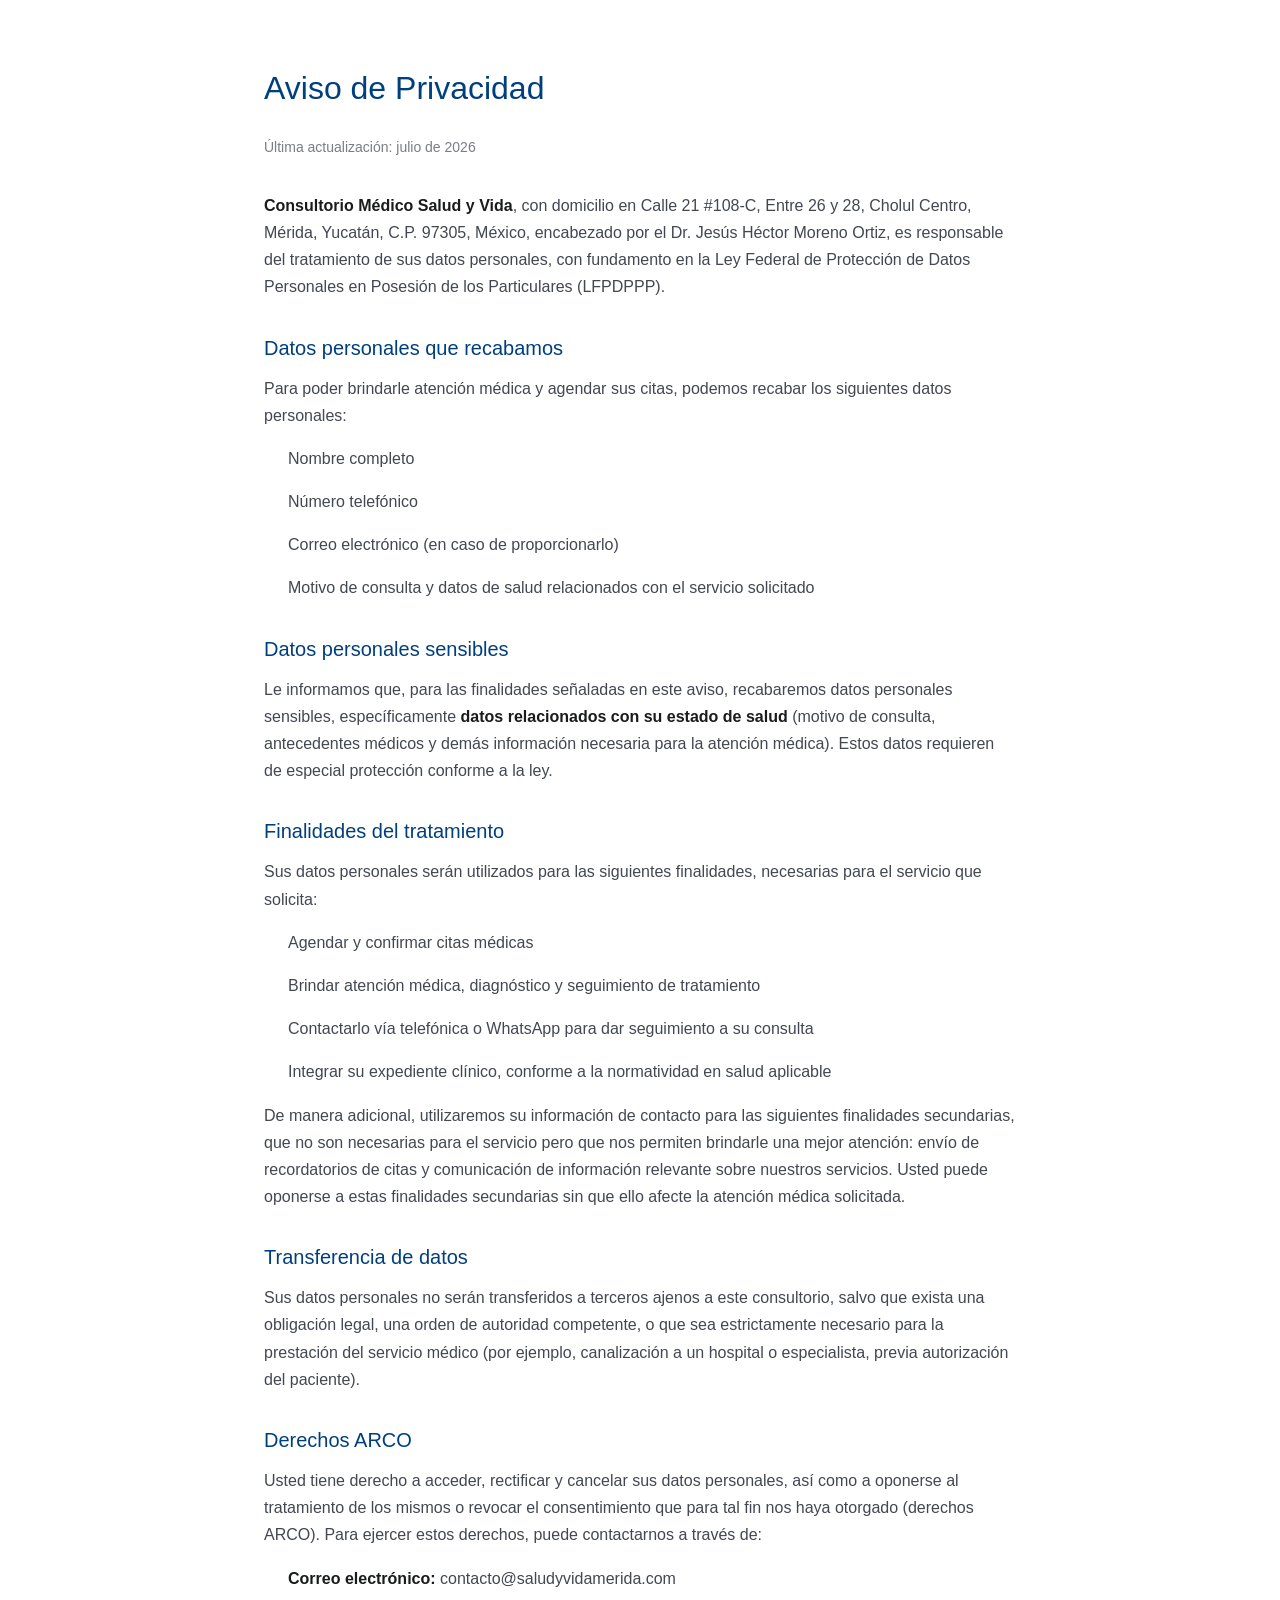
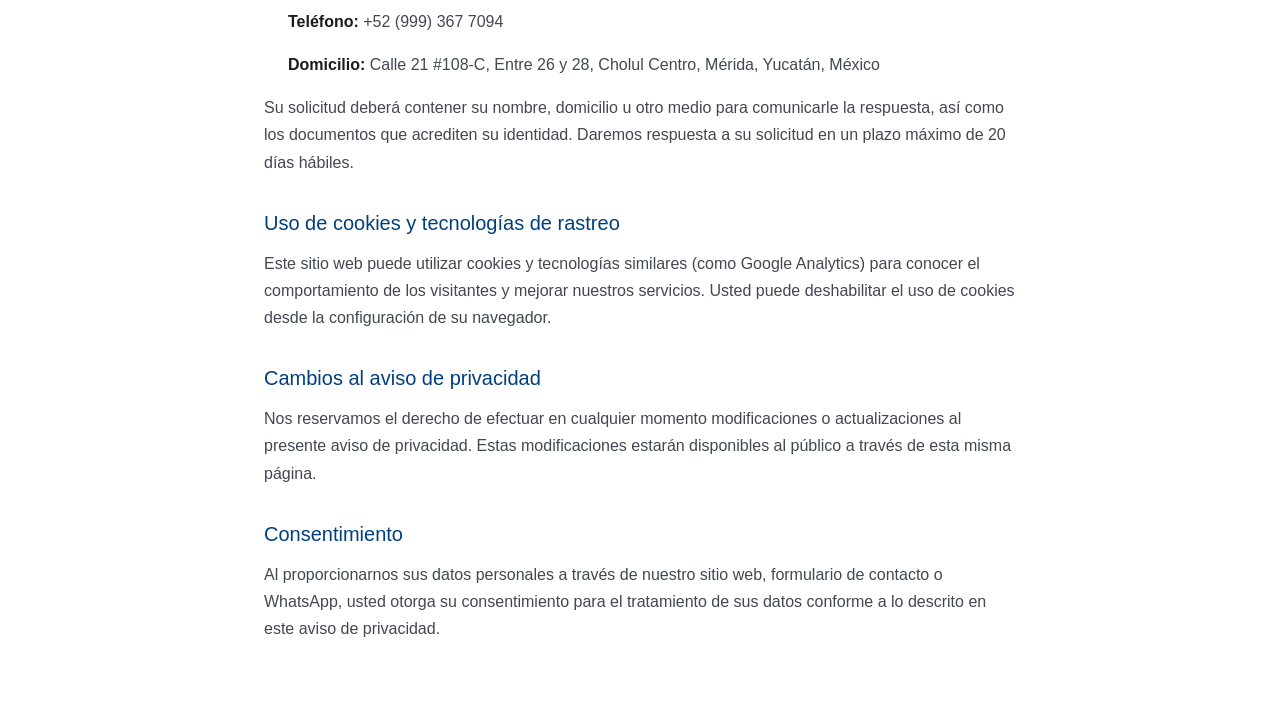
<file: privacidad/index.html>
<!DOCTYPE html>
<html lang="es">
<head>
<meta charset="utf-8">
<meta name="viewport" content="width=device-width, initial-scale=1.0">
<title>Aviso de Privacidad | Salud y Vida</title>
<meta name="description" content="Aviso de Privacidad del Consultorio Médico Salud y Vida, Dr. Jesús Héctor Moreno Ortiz, Cholul, Mérida, Yucatán.">
<link rel="stylesheet" href="/_astro/site-styles-v4.css">
<style>
  .legal-content { max-width: 800px; margin: 0 auto; padding: 4rem 1.5rem; }
  .legal-content h1 { font-family: 'Montserrat', sans-serif; color: #003f7e; font-size: 2rem; margin-bottom: 1.5rem; }
  .legal-content h2 { font-family: 'Montserrat', sans-serif; color: #003f7e; font-size: 1.25rem; margin-top: 2rem; margin-bottom: 0.75rem; }
  .legal-content p, .legal-content li { font-family: 'Open Sans', sans-serif; color: #424751; line-height: 1.7; margin-bottom: 1rem; }
  .legal-content ul { padding-left: 1.5rem; }
  .legal-content strong { color: #1a1c1c; }
  .legal-content .updated { font-size: 0.875rem; color: #424751; opacity: 0.7; margin-bottom: 2rem; }
</style>
</head>
<body>
<main class="legal-content">
  <h1>Aviso de Privacidad</h1>
  <p class="updated">Última actualización: julio de 2026</p>

  <p><strong>Consultorio Médico Salud y Vida</strong>, con domicilio en Calle 21 #108-C, Entre 26 y 28, Cholul Centro, Mérida, Yucatán, C.P. 97305, México, encabezado por el Dr. Jesús Héctor Moreno Ortiz, es responsable del tratamiento de sus datos personales, con fundamento en la Ley Federal de Protección de Datos Personales en Posesión de los Particulares (LFPDPPP).</p>

  <h2>Datos personales que recabamos</h2>
  <p>Para poder brindarle atención médica y agendar sus citas, podemos recabar los siguientes datos personales:</p>
  <ul>
    <li>Nombre completo</li>
    <li>Número telefónico</li>
    <li>Correo electrónico (en caso de proporcionarlo)</li>
    <li>Motivo de consulta y datos de salud relacionados con el servicio solicitado</li>
  </ul>

  <h2>Datos personales sensibles</h2>
  <p>Le informamos que, para las finalidades señaladas en este aviso, recabaremos datos personales sensibles, específicamente <strong>datos relacionados con su estado de salud</strong> (motivo de consulta, antecedentes médicos y demás información necesaria para la atención médica). Estos datos requieren de especial protección conforme a la ley.</p>

  <h2>Finalidades del tratamiento</h2>
  <p>Sus datos personales serán utilizados para las siguientes finalidades, necesarias para el servicio que solicita:</p>
  <ul>
    <li>Agendar y confirmar citas médicas</li>
    <li>Brindar atención médica, diagnóstico y seguimiento de tratamiento</li>
    <li>Contactarlo vía telefónica o WhatsApp para dar seguimiento a su consulta</li>
    <li>Integrar su expediente clínico, conforme a la normatividad en salud aplicable</li>
  </ul>
  <p>De manera adicional, utilizaremos su información de contacto para las siguientes finalidades secundarias, que no son necesarias para el servicio pero que nos permiten brindarle una mejor atención: envío de recordatorios de citas y comunicación de información relevante sobre nuestros servicios. Usted puede oponerse a estas finalidades secundarias sin que ello afecte la atención médica solicitada.</p>

  <h2>Transferencia de datos</h2>
  <p>Sus datos personales no serán transferidos a terceros ajenos a este consultorio, salvo que exista una obligación legal, una orden de autoridad competente, o que sea estrictamente necesario para la prestación del servicio médico (por ejemplo, canalización a un hospital o especialista, previa autorización del paciente).</p>

  <h2>Derechos ARCO</h2>
  <p>Usted tiene derecho a acceder, rectificar y cancelar sus datos personales, así como a oponerse al tratamiento de los mismos o revocar el consentimiento que para tal fin nos haya otorgado (derechos ARCO). Para ejercer estos derechos, puede contactarnos a través de:</p>
  <ul>
    <li><strong>Correo electrónico:</strong> contacto@saludyvidamerida.com</li>
    <li><strong>Teléfono:</strong> +52 (999) 367 7094</li>
    <li><strong>Domicilio:</strong> Calle 21 #108-C, Entre 26 y 28, Cholul Centro, Mérida, Yucatán, México</li>
  </ul>
  <p>Su solicitud deberá contener su nombre, domicilio u otro medio para comunicarle la respuesta, así como los documentos que acrediten su identidad. Daremos respuesta a su solicitud en un plazo máximo de 20 días hábiles.</p>

  <h2>Uso de cookies y tecnologías de rastreo</h2>
  <p>Este sitio web puede utilizar cookies y tecnologías similares (como Google Analytics) para conocer el comportamiento de los visitantes y mejorar nuestros servicios. Usted puede deshabilitar el uso de cookies desde la configuración de su navegador.</p>

  <h2>Cambios al aviso de privacidad</h2>
  <p>Nos reservamos el derecho de efectuar en cualquier momento modificaciones o actualizaciones al presente aviso de privacidad. Estas modificaciones estarán disponibles al público a través de esta misma página.</p>

  <h2>Consentimiento</h2>
  <p>Al proporcionarnos sus datos personales a través de nuestro sitio web, formulario de contacto o WhatsApp, usted otorga su consentimiento para el tratamiento de sus datos conforme a lo descrito en este aviso de privacidad.</p>
</main>
<script>function initReveal(){const els=document.querySelectorAll(".reveal");const io=new IntersectionObserver(entries=>{entries.forEach(e=>{if(e.isIntersecting)e.target.classList.add("active")})},{threshold:.15});els.forEach(e=>io.observe(e))}document.readyState==="complete"||document.readyState==="interactive"?initReveal():document.addEventListener("DOMContentLoaded",initReveal);</script></body>
</html>
</file>
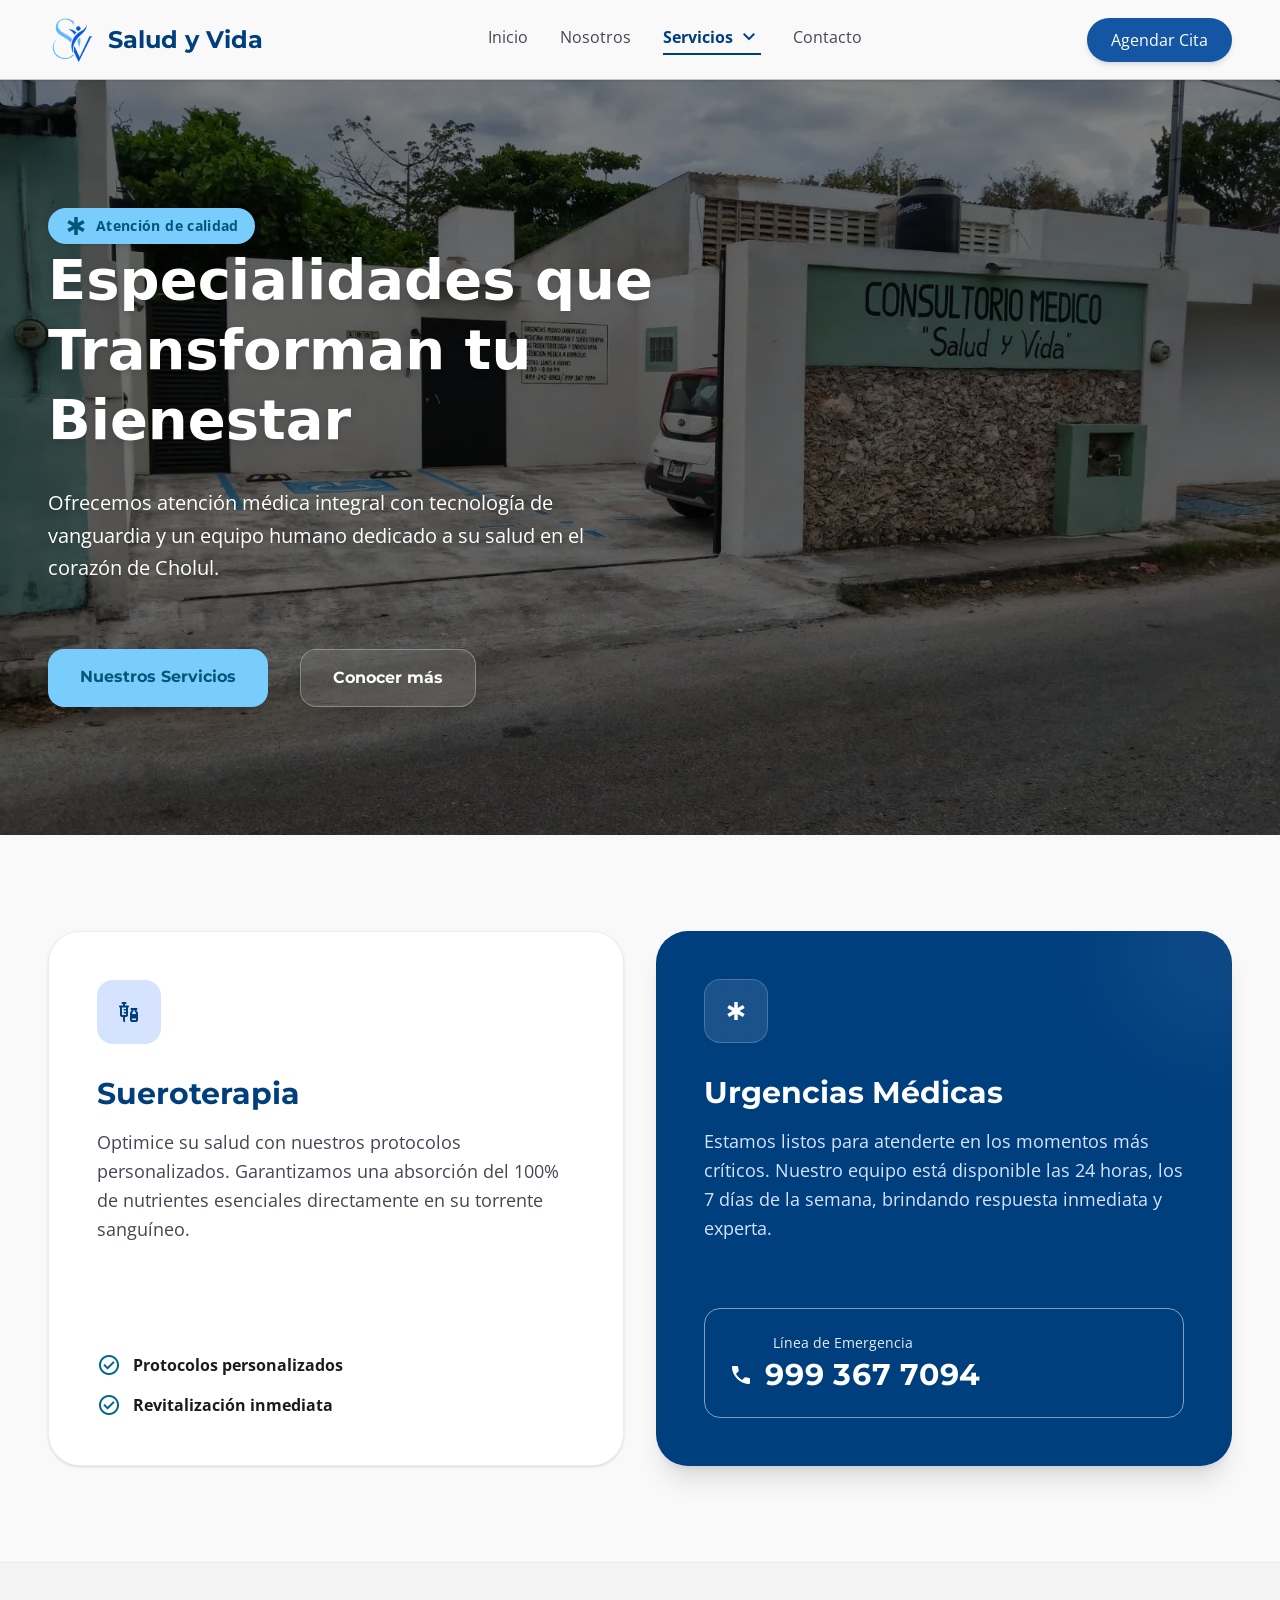
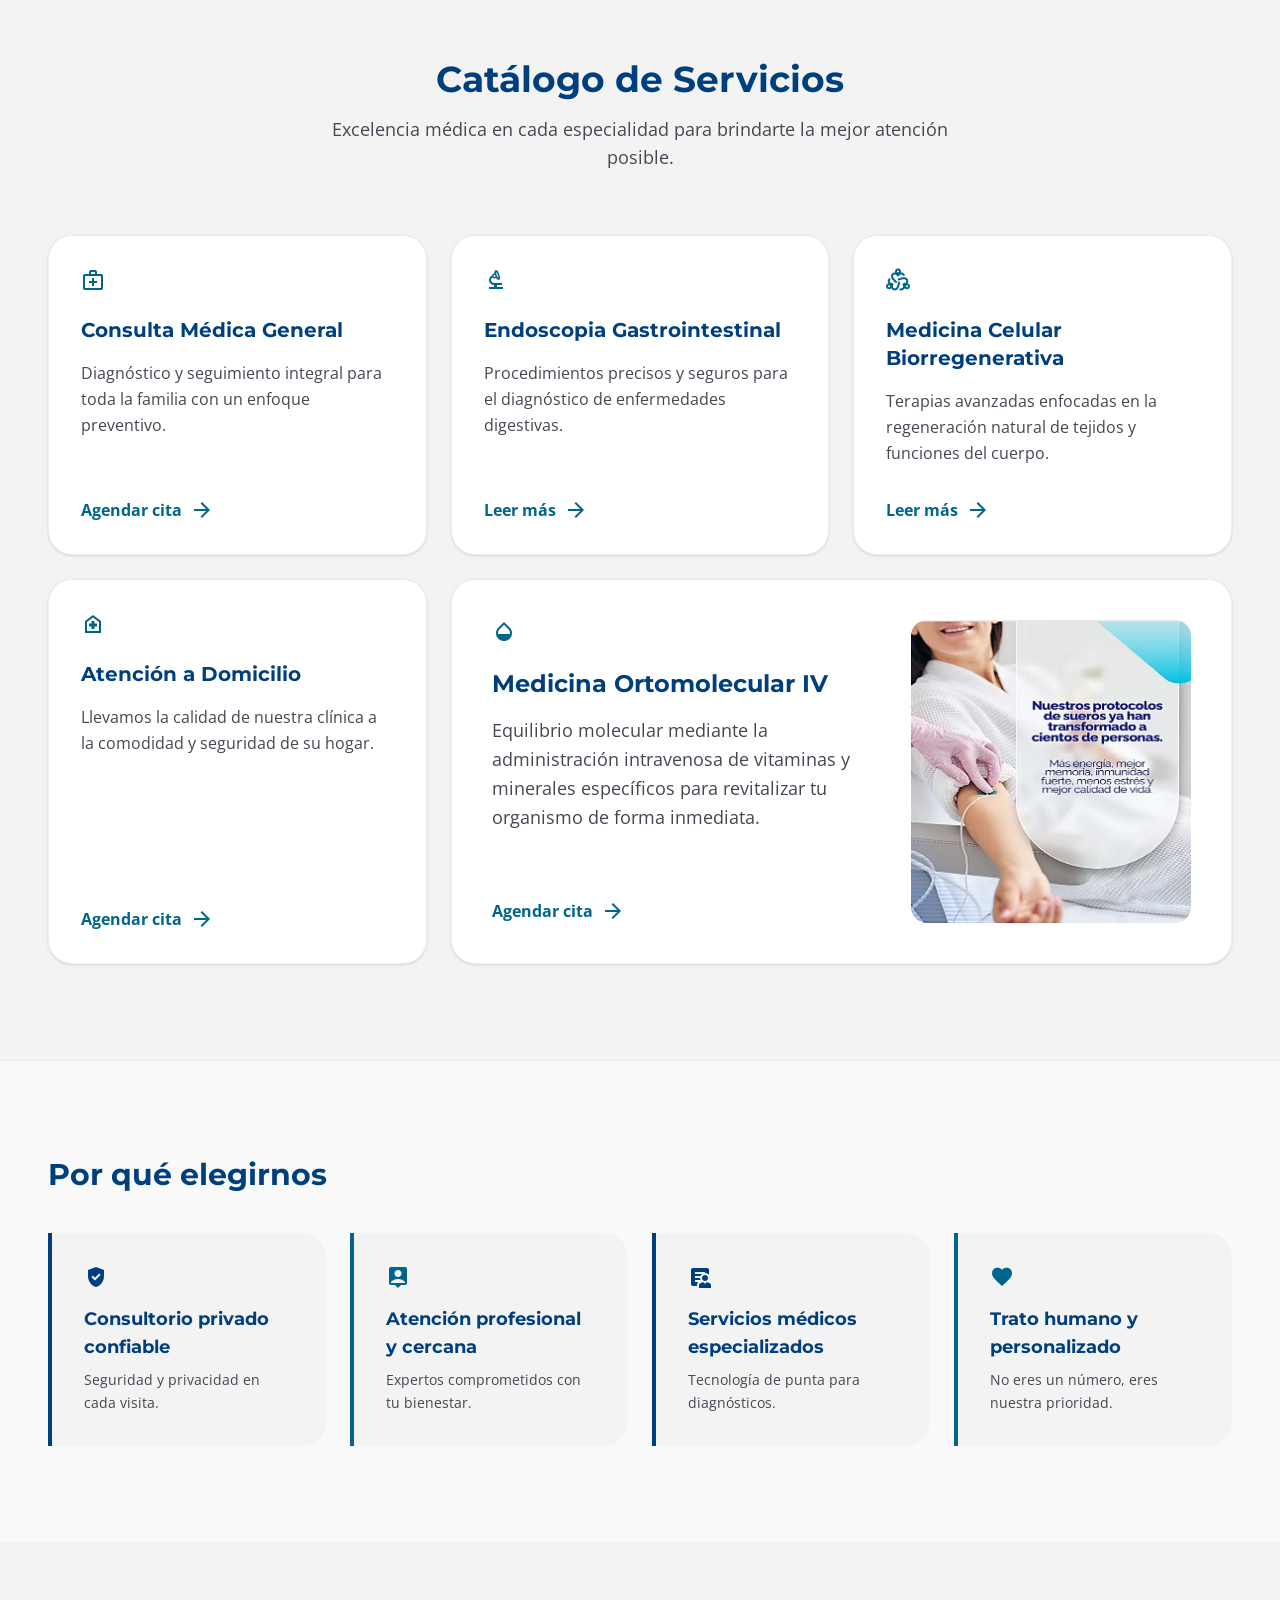
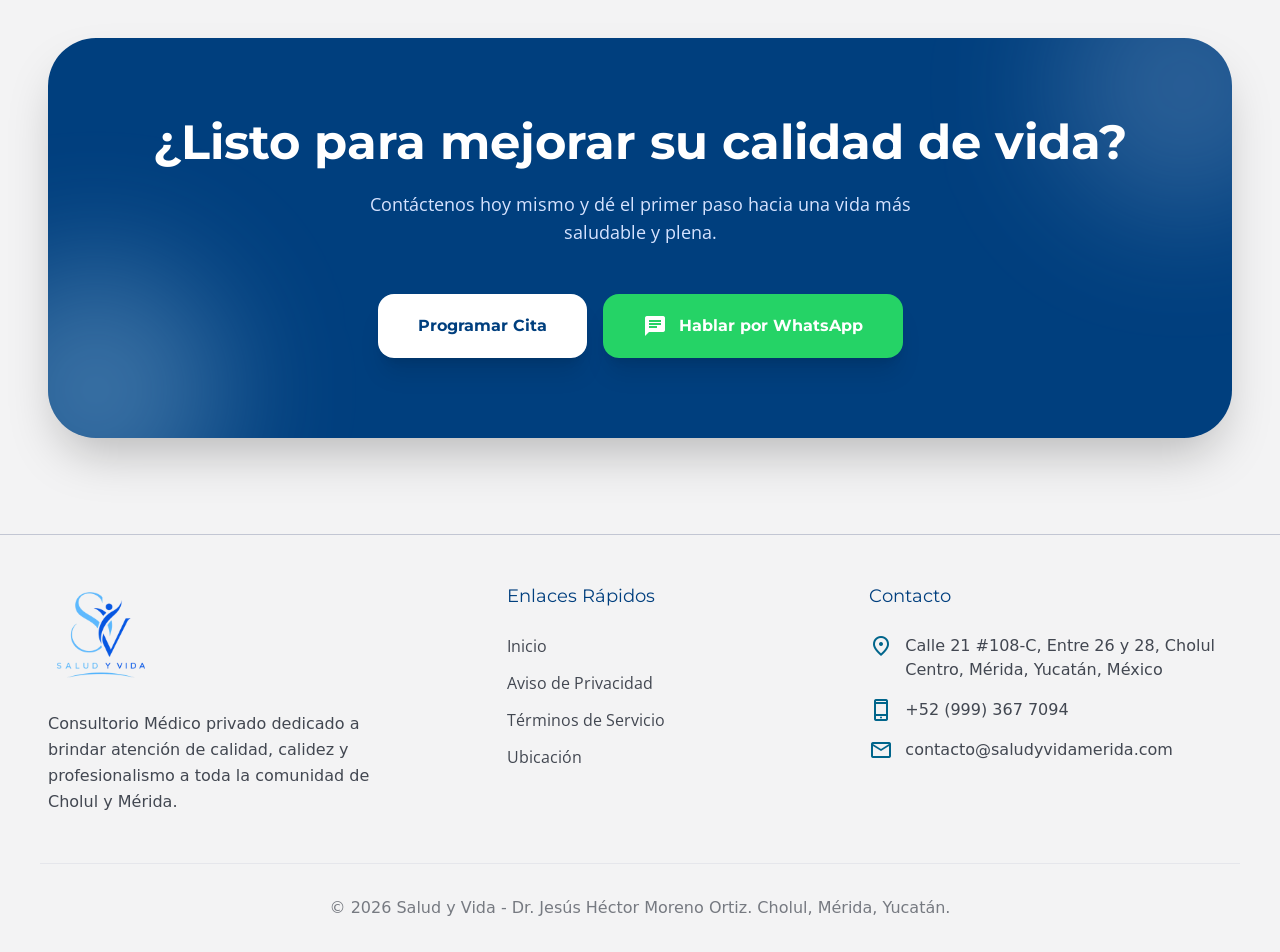
<file: servicios/index.html>
<!DOCTYPE html><html lang="es" data-astro-cid-4jmloj5z> <head><meta charset="utf-8"><meta name="viewport" content="width=device-width, initial-scale=1.0"><link rel="canonical" href="https://www.saludyvidamerida.com/servicios/"><title>Servicios Médicos | Salud y Vida | Salud y Vida</title><meta name="title" content="Servicios Médicos | Salud y Vida | Salud y Vida"><meta name="description" content="Conoce nuestra gama de servicios médicos en Mérida: desde consulta general y urgencias hasta endoscopia y terapia celular regenerativa."><meta property="og:type" content="website"><meta property="og:url" content="https://www.saludyvidamerida.com/servicios/"><meta property="og:title" content="Servicios Médicos | Salud y Vida | Salud y Vida"><meta property="og:description" content="Conoce nuestra gama de servicios médicos en Mérida: desde consulta general y urgencias hasta endoscopia y terapia celular regenerativa."><meta property="og:image" content="https://www.saludyvidamerida.com/logo-syv.webp"><meta property="twitter:card" content="summary_large_image"><meta property="twitter:url" content="https://www.saludyvidamerida.com/servicios/"><meta property="twitter:title" content="Servicios Médicos | Salud y Vida | Salud y Vida"><meta property="twitter:description" content="Conoce nuestra gama de servicios médicos en Mérida: desde consulta general y urgencias hasta endoscopia y terapia celular regenerativa."><meta property="twitter:image" content="https://www.saludyvidamerida.com/logo-syv.webp"><link rel="icon" type="image/webp" href="/logo-syv-nt.png"><link rel="preconnect" href="https://fonts.googleapis.com"><link rel="preconnect" href="https://fonts.gstatic.com" crossorigin><link href="https://fonts.googleapis.com/css2?family=Montserrat:wght@400;600;700;800&family=Open+Sans:wght@400;600;700&family=Material+Symbols+Outlined:wght,FILL@100..700,0..1&display=swap" rel="stylesheet"><script type="application/ld+json">
      {"@context":"https://schema.org","@type":"MedicalClinic","name":"Consultorio Médico Salud y Vida","description":"Atención médica integral, urgencias médico-quirúrgicas, endoscopia gastrointestinal y medicina celular biorregenerativa en Cholul, Mérida.","image":"https://www.saludyvidamerida.com/logo-syv.webp","logo":"https://www.saludyvidamerida.com/logo-syv.webp","url":"https://www.saludyvidamerida.com","telephone":"+529993677094","address":{"@type":"PostalAddress","streetAddress":"Calle 21 #108-C, Entre 26 y 28, Cholul Centro","addressLocality":"Mérida","addressRegion":"Yucatán","postalCode":"97305","addressCountry":"MX"},"founder":{"@type":"Person","name":"Dr. Jesús Héctor Moreno Ortiz","jobTitle":"Director Médico y Especialista en Urgencias Médico-Quirúrgicas"},"medicalSpecialty":["Emergency","Gastroenterology","GeneralPractice"],"isAcceptingNewPatients":true,"openingHoursSpecification":[{"@type":"OpeningHoursSpecification","dayOfWeek":["Monday","Tuesday","Wednesday","Thursday","Friday"],"opens":"10:00","closes":"19:00"},{"@type":"OpeningHoursSpecification","dayOfWeek":"Saturday","opens":"10:00","closes":"12:00"}],"contactPoint":[{"@type":"ContactPoint","telephone":"+529995135831","contactType":"WhatsApp / Urgencias","description":"Urgencias (Previa llamada) 24/7","availableLanguage":"Spanish"}]}
    </script><link rel="stylesheet" href="/_astro/site-styles-v4.css"></head> <body data-astro-cid-4jmloj5z> <nav class="sticky top-0 z-50 bg-surface/90 backdrop-blur-md border-b border-outline-variant shadow-sm h-20 flex items-center" data-astro-cid-3ef6ksr2> <div class="flex justify-between items-center px-gutter w-full max-w-container-max mx-auto" data-astro-cid-3ef6ksr2> <a href="/" class="flex items-center gap-3 group hover:opacity-90 transition-opacity" data-astro-cid-3ef6ksr2> <div class="w-12 h-12 flex items-center justify-center" data-astro-cid-3ef6ksr2> <img src="/logo-syv-nt.png" alt="Logo Salud y Vida" class="w-full h-full object-contain group-hover:scale-105 transition-transform duration-300" data-astro-cid-3ef6ksr2> </div> <span class="font-headline-md text-[24px] font-bold text-primary" data-astro-cid-3ef6ksr2>Salud y Vida</span> </a> <div class="hidden md:flex items-center gap-8" data-astro-cid-3ef6ksr2> <a href="/" class="font-body-md transition-colors duration-200 pb-1 border-b-2 text-on-surface-variant border-transparent hover:text-primary" data-astro-cid-3ef6ksr2>Inicio</a> <a href="/nosotros" class="font-body-md transition-colors duration-200 pb-1 border-b-2 text-on-surface-variant border-transparent hover:text-primary" data-astro-cid-3ef6ksr2>Nosotros</a> <div class="relative dropdown group py-2" data-astro-cid-3ef6ksr2> <button class="flex items-center gap-1 transition-colors duration-200 font-body-md focus:outline-none cursor-default pb-1 border-b-2 text-primary border-primary font-bold" data-astro-cid-3ef6ksr2>Servicios<span class="material-symbols-outlined text-[18px]" data-astro-cid-3ef6ksr2>keyboard_arrow_down</span></button> <div class="dropdown-menu hidden absolute left-0 top-full pt-2 w-64 animate-in fade-in duration-200" data-astro-cid-3ef6ksr2> <div class="bg-white rounded-xl shadow-xl border border-outline-variant overflow-hidden" data-astro-cid-3ef6ksr2> <a class="block px-6 py-4 text-on-surface-variant hover:bg-primary-container hover:text-white transition-colors font-headline-md text-[16px] font-semibold" href="/servicios/urgencias" data-astro-cid-3ef6ksr2>Urgencias Médico-Quirurgicas</a> <a class="block px-6 py-4 text-on-surface-variant hover:bg-primary-container hover:text-white transition-colors font-headline-md text-[16px] font-semibold" href="/servicios/regenerativa-y-terapia-celular" data-astro-cid-3ef6ksr2>Medicina regenerativa y terapia celular</a> <a class="block px-6 py-4 text-on-surface-variant hover:bg-primary-container hover:text-white transition-colors font-headline-md text-[16px] font-semibold" href="/servicios/endoscopia-gastrointestinal" data-astro-cid-3ef6ksr2>Endoscopia Gastrointestinal</a> <div class="border-t border-outline-variant" data-astro-cid-3ef6ksr2> <a class="block px-6 py-4 text-primary hover:bg-secondary-fixed transition-colors font-label-md" href="/servicios" data-astro-cid-3ef6ksr2>Ver todos los servicios</a> </div> </div> </div> </div> <a href="/contact" class="font-body-md transition-colors duration-200 pb-1 border-b-2 text-on-surface-variant border-transparent hover:text-primary" data-astro-cid-3ef6ksr2>Contacto</a> </div> <div class="flex items-center gap-4" data-astro-cid-3ef6ksr2> <a href="/contact#whatsappForm" class="hidden md:block bg-primary-container text-white px-6 py-2.5 rounded-full font-label-md hover:bg-primary hover:text-white transition-all shadow-md hover:shadow-lg" data-astro-cid-3ef6ksr2>Agendar Cita</a> <button id="mobile-menu-btn" class="md:hidden text-primary focus:outline-none p-2" data-astro-cid-3ef6ksr2> <span class="material-symbols-outlined text-3xl" data-astro-cid-3ef6ksr2>menu</span> </button> </div> </div> </nav> <script type="module">function n(){const o=document.getElementById("mobile-menu-btn"),e=document.getElementById("mobile-menu"),s=document.getElementById("mobile-services-toggle"),t=document.getElementById("mobile-services-submenu"),c=document.getElementById("mobile-services-icon");o&&e&&(o.onclick=()=>{e.classList.toggle("hidden"),e.classList.toggle("flex")}),s&&t&&c&&(s.onclick=()=>{t.classList.toggle("hidden"),t.classList.toggle("flex"),c.classList.toggle("rotate-180")})}document.addEventListener("astro:page-load",n);document.readyState==="complete"||document.readyState==="interactive"?n():document.addEventListener("DOMContentLoaded",n);</script> <main data-astro-cid-4jmloj5z> <main class="w-full overflow-hidden"> <section class="relative min-h-[600px] lg:min-h-[700px] flex items-center overflow-hidden py-24 lg:py-32"> <img src="/_astro/consultorio-por-fuera.1NZG_d1K_ZeVafJ.webp" alt="Interior de clínica médica moderna" loading="lazy" decoding="async" class="absolute inset-0 w-full h-full object-cover object-right z-0"> <div class="absolute inset-0 z-5 pointer-events-none" style="background-color: rgba(0, 0, 0, 0.5);"></div> <div class="relative z-20 max-w-container-max mx-auto px-gutter w-full reveal"> <div class="max-w-2xl"> <span class="inline-flex items-center gap-2 bg-secondary-container text-on-secondary-container px-4 py-1.5 rounded-full font-label-md text-sm font-bold tracking-wide shadow-sm"> <span class="material-symbols-outlined text-[18px]">emergency</span>Atención de calidad</span> <h1 class="font-headline-xl text-[40px] md:text-[56px] text-white font-bold mb-8 leading-tight drop-shadow-md">Especialidades que Transforman tu Bienestar</h1> <p class="font-body-md text-lg md:text-xl text-white mb-16 leading-relaxed max-w-xl drop-shadow">Ofrecemos atención médica integral con tecnología de vanguardia y un equipo humano dedicado a su salud en el corazón de Cholul.</p> <div class="flex flex-col sm:flex-row gap-8"> <a href="#catalogo" class="bg-secondary-container text-on-secondary-container px-8 py-4 rounded-2xl font-headline-md font-bold hover:opacity-80 hover:-translate-y-1 active:translate-y-0 active:scale-95 transition-all duration-300 shadow-xl hover:shadow-2xl text-center">Nuestros Servicios</a> <a href="/nosotros" class="bg-white/10 backdrop-blur-2xl border border-white/30 text-white px-8 py-4 rounded-2xl font-headline-md font-bold hover:bg-white/30 hover:-translate-y-1 active:translate-y-0 active:scale-95 transition-all duration-300 shadow-xl hover:shadow-2xl text-center">Conocer más</a> </div> </div> </div> </section> <section class="py-16 md:py-24 bg-surface"> <div class="max-w-container-max mx-auto px-gutter"> <div class="grid grid-cols-1 lg:grid-cols-2 gap-8 items-stretch"> <div class="bg-white border border-outline-variant/30 p-8 md:p-12 rounded-[2rem] shadow-sm hover:shadow-xl transition-all reveal flex flex-col justify-between gap-8"> <div> <div class="w-16 h-16 bg-primary-fixed flex items-center justify-center rounded-2xl mb-8"> <span class="material-symbols-outlined text-primary text-4xl" style="font-variation-settings: 'FILL' 1;">vaccines</span> </div> <h2 class="font-headline-md text-3xl text-primary font-bold mb-4">Sueroterapia</h2> <p class="font-body-md text-on-surface-variant text-lg leading-relaxed mb-8">Optimice su salud con nuestros protocolos personalizados. Garantizamos una absorción del 100% de nutrientes esenciales directamente en su torrente sanguíneo.</p> </div> <ul class="space-y-4"> <li class="flex items-center gap-3 text-on-surface"> <span class="material-symbols-outlined text-secondary text-xl">check_circle</span> <span class="font-body-md font-bold">Protocolos personalizados</span> </li> <li class="flex items-center gap-3 text-on-surface"> <span class="material-symbols-outlined text-secondary text-xl">check_circle</span> <span class="font-body-md font-bold">Revitalización inmediata</span> </li> </ul> </div> <div class="bg-primary text-white p-8 md:p-12 rounded-[2rem] shadow-xl relative overflow-hidden reveal delay-100 flex flex-col justify-between gap-8"> <div class="absolute top-0 right-0 w-48 h-48 bg-white/5 rounded-full -mr-20 -mt-20 blur-2xl pointer-events-none"></div> <div class="relative z-10"> <div class="w-16 h-16 bg-white/10 backdrop-blur-md border border-white/20 flex items-center justify-center rounded-2xl mb-8"> <span class="material-symbols-outlined text-white text-4xl" style="font-variation-settings: 'FILL' 1;">emergency</span> </div> <h2 class="font-headline-md text-3xl font-bold mb-4">Urgencias Médicas</h2> <p class="font-body-md text-primary-fixed text-lg leading-relaxed mb-8">Estamos listos para atenderte en los momentos más críticos. Nuestro equipo está disponible las 24 horas, los 7 días de la semana, brindando respuesta inmediata y experta.</p> </div> <a href="tel:+529993677094" class="relative z-10 block border border-white/50 p-6 rounded-2xl hover:bg-white/10 hover:border-white hover:-translate-y-1 hover:shadow-xl active:scale-95 transition-all duration-300 group"> <p class="font-body-md text-white/90 text-sm mb-1 ml-11">Línea de Emergencia</p> <div class="flex items-center gap-3"> <span class="material-symbols-outlined text-white text-[32px] group-hover:animate-pulse" style="font-variation-settings: 'FILL' 1;">call</span> <p class="font-headline-md text-[28px] md:text-3xl font-bold text-white tracking-wide">999 367 7094</p> </div> </a> </div> </div> </div> </section> <section id="catalogo" class="py-24 bg-surface-container-low border-y border-outline-variant/20 scroll-mt-20"> <div class="max-w-container-max mx-auto px-gutter"> <div class="text-center mb-16 reveal"> <h2 class="font-headline-md text-3xl md:text-4xl text-primary mb-4 font-bold">Catálogo de Servicios</h2> <p class="font-body-md text-lg text-on-surface-variant max-w-2xl mx-auto">Excelencia médica en cada especialidad para brindarte la mejor atención posible.</p> </div> <div class="grid grid-cols-1 md:grid-cols-2 lg:grid-cols-3 gap-6"> <div class="bg-white p-8 rounded-3xl border border-outline-variant/30 shadow-sm hover:shadow-xl transition-all group flex flex-col justify-between reveal"> <div> <span class="material-symbols-outlined text-secondary text-4xl mb-6 block group-hover:scale-110 transition-transform">medical_services</span> <h3 class="font-headline-md text-xl text-primary font-bold mb-4">Consulta Médica General</h3> <p class="font-body-md text-on-surface-variant mb-8 leading-relaxed">Diagnóstico y seguimiento integral para toda la familia con un enfoque preventivo.</p> </div> <a href="/contact#whatsappForm" class="text-secondary font-label-md flex items-center gap-2 hover:gap-3 transition-all font-bold">Agendar cita <span class="material-symbols-outlined text-sm">arrow_forward</span></a> </div> <div class="bg-white p-8 rounded-3xl border border-outline-variant/30 shadow-sm hover:shadow-xl transition-all group flex flex-col justify-between reveal delay-100"> <div> <span class="material-symbols-outlined text-secondary text-4xl mb-6 block group-hover:scale-110 transition-transform">biotech</span> <h3 class="font-headline-md text-xl text-primary font-bold mb-4">Endoscopia Gastrointestinal</h3> <p class="font-body-md text-on-surface-variant mb-8 leading-relaxed">Procedimientos precisos y seguros para el diagnóstico de enfermedades digestivas.</p> </div> <a href="/servicios/endoscopia-gastrointestinal" class="text-secondary font-label-md flex items-center gap-2 hover:gap-3 transition-all font-bold">Leer más <span class="material-symbols-outlined text-sm">arrow_forward</span></a> </div> <div class="bg-white p-8 rounded-3xl border border-outline-variant/30 shadow-sm hover:shadow-xl transition-all group flex flex-col justify-between reveal delay-200"> <div> <span class="material-symbols-outlined text-secondary text-4xl mb-6 block group-hover:scale-110 transition-transform">diversity_2</span> <h3 class="font-headline-md text-xl text-primary font-bold mb-4">Medicina Celular Biorregenerativa</h3> <p class="font-body-md text-on-surface-variant mb-8 leading-relaxed">Terapias avanzadas enfocadas en la regeneración natural de tejidos y funciones del cuerpo.</p> </div> <a href="/servicios/regenerativa-y-terapia-celular" class="text-secondary font-label-md flex items-center gap-2 hover:gap-3 transition-all font-bold">Leer más <span class="material-symbols-outlined text-sm">arrow_forward</span></a> </div> <div class="bg-white p-8 rounded-3xl border border-outline-variant/30 shadow-sm hover:shadow-xl transition-all group flex flex-col justify-between reveal"> <div> <span class="material-symbols-outlined text-secondary text-4xl mb-6 block group-hover:scale-110 transition-transform">home_health</span> <h3 class="font-headline-md text-xl text-primary font-bold mb-4">Atención a Domicilio</h3> <p class="font-body-md text-on-surface-variant mb-8 leading-relaxed">Llevamos la calidad de nuestra clínica a la comodidad y seguridad de su hogar.</p> </div> <a href="/contact#whatsappForm" class="text-secondary font-label-md flex items-center gap-2 hover:gap-3 transition-all font-bold">Agendar cita <span class="material-symbols-outlined text-sm">arrow_forward</span></a> </div> <div class="bg-white p-8 md:p-10 rounded-3xl border border-outline-variant/30 shadow-sm hover:shadow-xl transition-all group lg:col-span-2 flex flex-col md:flex-row gap-8 items-center reveal delay-100"> <div class="flex-1 flex flex-col justify-between h-full"> <div> <span class="material-symbols-outlined text-secondary text-4xl mb-6 block group-hover:scale-110 transition-transform" style="font-variation-settings: 'FILL' 1;">opacity</span> <h3 class="font-headline-md text-2xl text-primary font-bold mb-4">Medicina Ortomolecular IV</h3> <p class="font-body-md text-on-surface-variant text-lg mb-8 leading-relaxed">Equilibrio molecular mediante la administración intravenosa de vitaminas y minerales específicos para revitalizar tu organismo de forma inmediata.</p> </div> <a href="/contact#whatsappForm" class="text-secondary font-label-md flex items-center gap-2 hover:gap-3 transition-all font-bold">Agendar cita <span class="material-symbols-outlined text-sm">arrow_forward</span></a> </div> <div class="w-full md:w-2/5 h-48 md:h-full min-h-[200px] bg-surface-variant rounded-2xl overflow-hidden shadow-inner"> <img src="/_astro/medicina_ortomolecular.CAK61LV3_Z1hMr2i.webp" alt="Terapia Intravenosa IV" loading="lazy" decoding="async" class="w-full h-full object-cover group-hover:scale-105 transition-transform duration-700"> </div> </div> </div> </div> </section> <section class="py-24 bg-surface"> <div class="max-w-container-max mx-auto px-gutter reveal"> <h2 class="font-headline-md text-3xl font-bold text-primary mb-10">Por qué elegirnos</h2> <div class="grid grid-cols-1 md:grid-cols-2 lg:grid-cols-4 gap-6"> <div class="p-8 border-l-4 border-primary bg-surface-container-low rounded-r-3xl hover:bg-white hover:shadow-lg transition-all"> <span class="material-symbols-outlined text-primary text-3xl mb-4" style="font-variation-settings: 'FILL' 1;">verified_user</span> <h4 class="font-headline-md text-lg text-primary font-bold mb-2">Consultorio privado confiable</h4> <p class="font-body-md text-sm text-on-surface-variant leading-relaxed">Seguridad y privacidad en cada visita.</p> </div> <div class="p-8 border-l-4 border-secondary bg-surface-container-low rounded-r-3xl hover:bg-white hover:shadow-lg transition-all"> <span class="material-symbols-outlined text-secondary text-3xl mb-4" style="font-variation-settings: 'FILL' 1;">person_pin</span> <h4 class="font-headline-md text-lg text-primary font-bold mb-2">Atención profesional y cercana</h4> <p class="font-body-md text-sm text-on-surface-variant leading-relaxed">Expertos comprometidos con tu bienestar.</p> </div> <div class="p-8 border-l-4 border-primary bg-surface-container-low rounded-r-3xl hover:bg-white hover:shadow-lg transition-all"> <span class="material-symbols-outlined text-primary text-3xl mb-4" style="font-variation-settings: 'FILL' 1;">clinical_notes</span> <h4 class="font-headline-md text-lg text-primary font-bold mb-2">Servicios médicos especializados</h4> <p class="font-body-md text-sm text-on-surface-variant leading-relaxed">Tecnología de punta para diagnósticos.</p> </div> <div class="p-8 border-l-4 border-secondary bg-surface-container-low rounded-r-3xl hover:bg-white hover:shadow-lg transition-all"> <span class="material-symbols-outlined text-secondary text-3xl mb-4" style="font-variation-settings: 'FILL' 1;">favorite</span> <h4 class="font-headline-md text-lg text-primary font-bold mb-2">Trato humano y personalizado</h4> <p class="font-body-md text-sm text-on-surface-variant leading-relaxed">No eres un número, eres nuestra prioridad.</p> </div> </div> </div> </section> <section class="py-16 md:py-24 bg-surface-container-low"> <div class="max-w-container-max mx-auto px-gutter reveal"> <div class="bg-primary rounded-[3rem] p-12 md:p-20 text-center relative overflow-hidden shadow-2xl"> <div class="absolute -left-20 -bottom-20 w-64 h-64 bg-secondary-fixed/30 rounded-full blur-3xl pointer-events-none"></div> <div class="absolute -right-20 -top-20 w-64 h-64 bg-primary-fixed/20 rounded-full blur-3xl pointer-events-none"></div> <div class="relative z-10"> <h2 class="font-headline-md text-3xl md:text-5xl text-white font-bold mb-6">¿Listo para mejorar su calidad de vida?</h2> <p class="font-body-md text-lg text-primary-fixed mb-12 max-w-xl mx-auto">Contáctenos hoy mismo y dé el primer paso hacia una vida más saludable y plena.</p> <div class="flex flex-col md:flex-row gap-4 justify-center items-center"> <a href="/contact#whatsappForm" class="w-full md:w-auto bg-white text-primary px-10 py-5 rounded-2xl font-headline-md font-bold shadow-xl hover:bg-surface-container-low active:scale-95 transition-all">Programar Cita</a> <a href="https://wa.me/529995135831" target="_blank" class="w-full md:w-auto flex items-center justify-center gap-3 bg-[#25D366] text-white px-10 py-5 rounded-2xl font-headline-md font-bold shadow-xl hover:bg-[#20b858] active:scale-95 transition-all"> <span class="material-symbols-outlined" style="font-variation-settings: 'FILL' 1;">chat</span>Hablar por WhatsApp</a> </div> </div> </div> </div> </section> </main> </main> <footer class="bg-surface-container-low border-t border-outline-variant"> <div class="grid grid-cols-1 md:grid-cols-3 gap-stack-lg px-gutter py-stack-lg max-w-container-max mx-auto"> <div> <img src="/logo-syv-nb.png" alt="Logo Salud y Vida" class="w-24 md:w-26 h-auto object-contain mb-6"> <p class="text-body-md text-on-surface-variant leading-relaxed">Consultorio Médico privado dedicado a brindar atención de calidad, calidez y profesionalismo a toda la comunidad de Cholul y Mérida.</p> </div> <div class="md:px-12"> <h4 class="font-headline-md text-[18px] text-primary mb-6">Enlaces Rápidos</h4> <ul class="space-y-3"> <li> <a class="text-on-surface-variant hover:text-secondary transition-colors font-label-md" href="/">Inicio</a> </li> <li> <a class="text-on-surface-variant hover:text-secondary transition-colors font-label-md" href="/privacidad">Aviso de Privacidad</a> </li> <li> <a class="text-on-surface-variant hover:text-secondary transition-colors font-label-md" href="/terminos">Términos de Servicio</a> </li> <li> <a class="text-on-surface-variant hover:text-secondary transition-colors font-label-md" href="https://maps.app.goo.gl/9qfoiBfGKtHRad1q7" target="_blank">Ubicación</a> </li> </ul> </div> <div> <h4 class="font-headline-md text-[18px] text-primary mb-6">Contacto</h4> <ul class="space-y-4"> <li class="flex items-start gap-3"> <span class="material-symbols-outlined text-secondary">location_on</span> <span class="text-on-surface-variant text-label-md">Calle 21 #108-C, Entre 26 y 28, Cholul Centro, Mérida, Yucatán, México</span> </li> <li class="flex items-center gap-3"> <span class="material-symbols-outlined text-secondary">phone_iphone</span> <span class="text-on-surface-variant text-label-md">+52 (999) 367 7094</span> </li> <li class="flex items-center gap-3"> <span class="material-symbols-outlined text-secondary">mail</span> <span class="text-on-surface-variant text-label-md">contacto@saludyvidamerida.com</span> </li> </ul> </div> </div> <div class="max-w-container-max mx-auto px-gutter py-8 border-t border-outline-variant/30 text-center"> <p class="text-label-md text-on-surface-variant opacity-70">© 2026 Salud y Vida - Dr. Jesús Héctor Moreno Ortiz. Cholul, Mérida, Yucatán.</p> </div> </footer> <script type="module">function t(){const n=document.querySelectorAll(".reveal"),o=new IntersectionObserver(e=>{e.forEach(a=>{a.isIntersecting&&a.target.classList.add("active")})},{threshold:.15});n.forEach(e=>o.observe(e))}document.addEventListener("astro:page-load",t);document.readyState==="complete"||document.readyState==="interactive"?t():document.addEventListener("DOMContentLoaded",t);</script><script>function initReveal(){const els=document.querySelectorAll(".reveal");const io=new IntersectionObserver(entries=>{entries.forEach(e=>{if(e.isIntersecting)e.target.classList.add("active")})},{threshold:.15});els.forEach(e=>io.observe(e))}document.addEventListener("astro:page-load",initReveal);document.readyState==="complete"||document.readyState==="interactive"?initReveal():document.addEventListener("DOMContentLoaded",initReveal);</script></body></html>
</file>
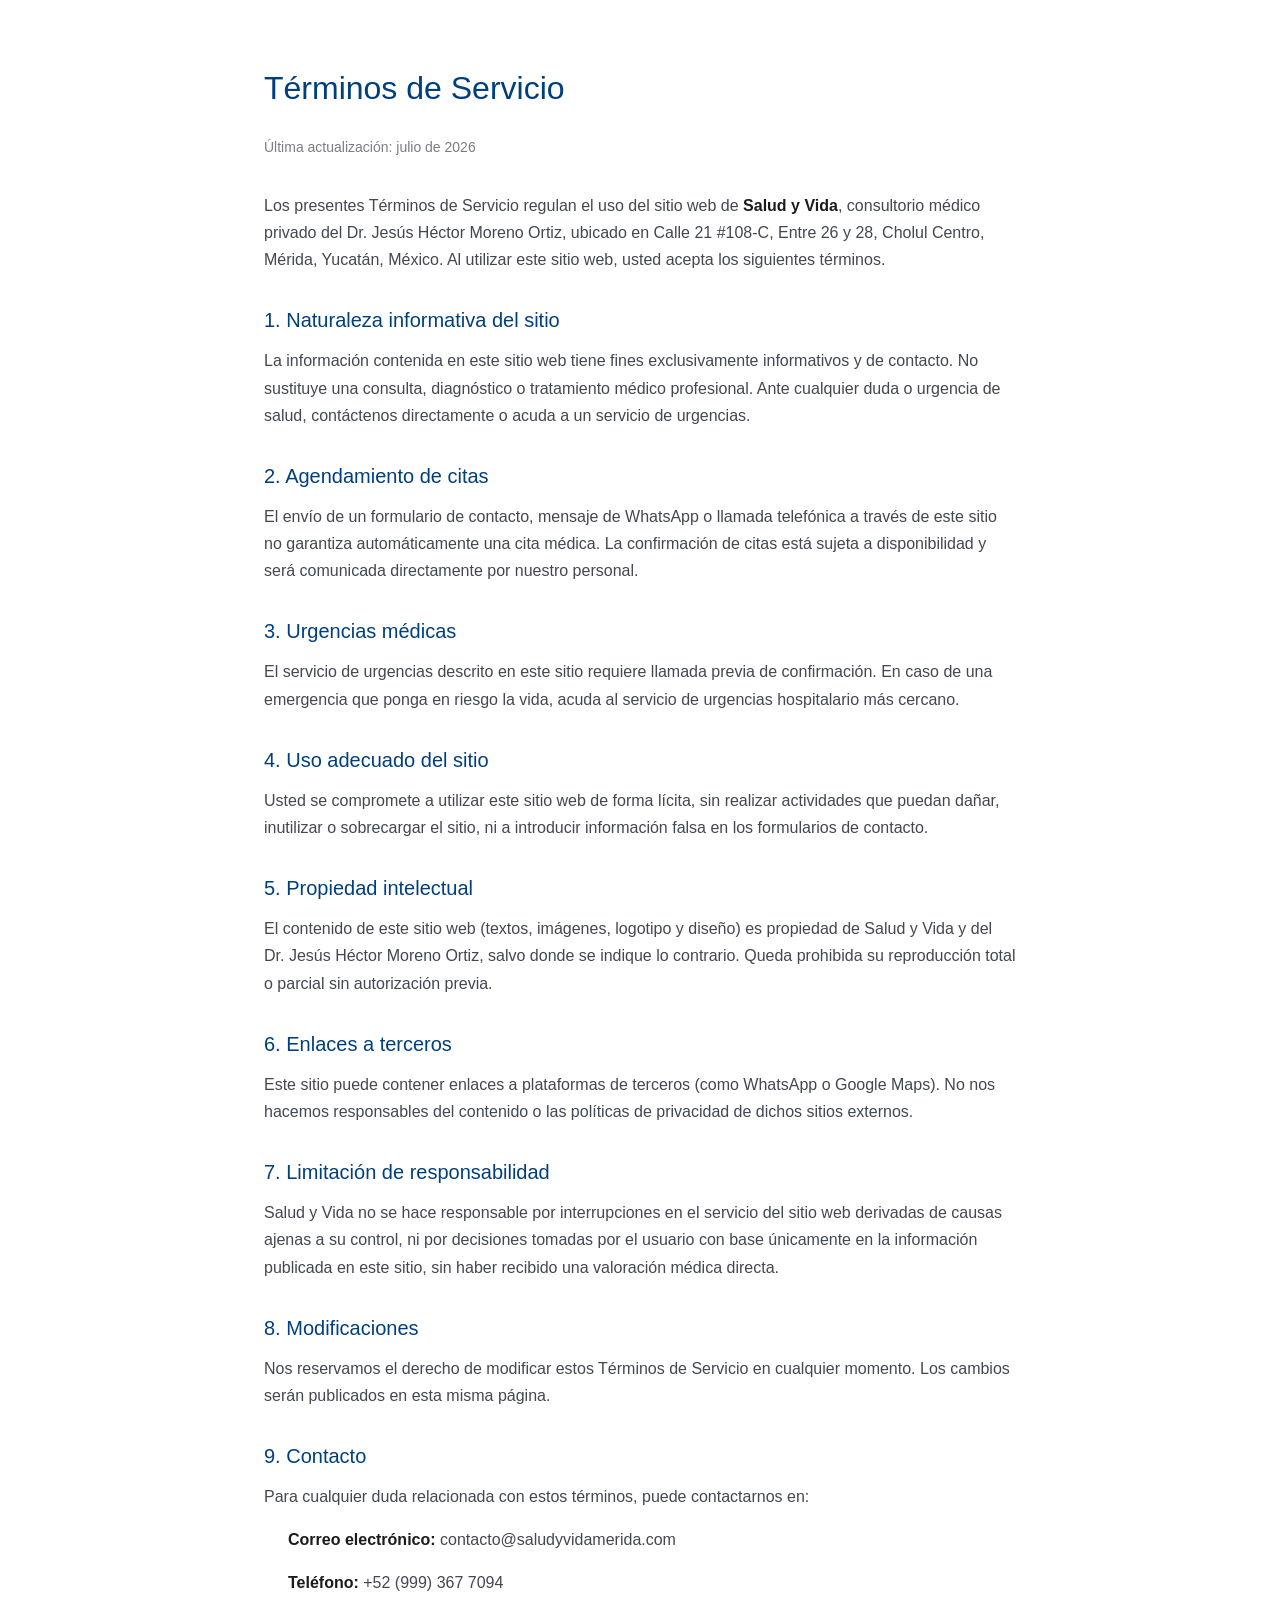
<file: terminos/index.html>
<!DOCTYPE html>
<html lang="es">
<head>
<meta charset="utf-8">
<meta name="viewport" content="width=device-width, initial-scale=1.0">
<title>Términos de Servicio | Salud y Vida</title>
<meta name="description" content="Términos y Condiciones de uso del sitio web del Consultorio Médico Salud y Vida, Dr. Jesús Héctor Moreno Ortiz.">
<link rel="stylesheet" href="/_astro/site-styles-v4.css">
<style>
  .legal-content { max-width: 800px; margin: 0 auto; padding: 4rem 1.5rem; }
  .legal-content h1 { font-family: 'Montserrat', sans-serif; color: #003f7e; font-size: 2rem; margin-bottom: 1.5rem; }
  .legal-content h2 { font-family: 'Montserrat', sans-serif; color: #003f7e; font-size: 1.25rem; margin-top: 2rem; margin-bottom: 0.75rem; }
  .legal-content p, .legal-content li { font-family: 'Open Sans', sans-serif; color: #424751; line-height: 1.7; margin-bottom: 1rem; }
  .legal-content ul { padding-left: 1.5rem; }
  .legal-content strong { color: #1a1c1c; }
  .legal-content .updated { font-size: 0.875rem; color: #424751; opacity: 0.7; margin-bottom: 2rem; }
</style>
</head>
<body>
<main class="legal-content">
  <h1>Términos de Servicio</h1>
  <p class="updated">Última actualización: julio de 2026</p>

  <p>Los presentes Términos de Servicio regulan el uso del sitio web de <strong>Salud y Vida</strong>, consultorio médico privado del Dr. Jesús Héctor Moreno Ortiz, ubicado en Calle 21 #108-C, Entre 26 y 28, Cholul Centro, Mérida, Yucatán, México. Al utilizar este sitio web, usted acepta los siguientes términos.</p>

  <h2>1. Naturaleza informativa del sitio</h2>
  <p>La información contenida en este sitio web tiene fines exclusivamente informativos y de contacto. No sustituye una consulta, diagnóstico o tratamiento médico profesional. Ante cualquier duda o urgencia de salud, contáctenos directamente o acuda a un servicio de urgencias.</p>

  <h2>2. Agendamiento de citas</h2>
  <p>El envío de un formulario de contacto, mensaje de WhatsApp o llamada telefónica a través de este sitio no garantiza automáticamente una cita médica. La confirmación de citas está sujeta a disponibilidad y será comunicada directamente por nuestro personal.</p>

  <h2>3. Urgencias médicas</h2>
  <p>El servicio de urgencias descrito en este sitio requiere llamada previa de confirmación. En caso de una emergencia que ponga en riesgo la vida, acuda al servicio de urgencias hospitalario más cercano.</p>

  <h2>4. Uso adecuado del sitio</h2>
  <p>Usted se compromete a utilizar este sitio web de forma lícita, sin realizar actividades que puedan dañar, inutilizar o sobrecargar el sitio, ni a introducir información falsa en los formularios de contacto.</p>

  <h2>5. Propiedad intelectual</h2>
  <p>El contenido de este sitio web (textos, imágenes, logotipo y diseño) es propiedad de Salud y Vida y del Dr. Jesús Héctor Moreno Ortiz, salvo donde se indique lo contrario. Queda prohibida su reproducción total o parcial sin autorización previa.</p>

  <h2>6. Enlaces a terceros</h2>
  <p>Este sitio puede contener enlaces a plataformas de terceros (como WhatsApp o Google Maps). No nos hacemos responsables del contenido o las políticas de privacidad de dichos sitios externos.</p>

  <h2>7. Limitación de responsabilidad</h2>
  <p>Salud y Vida no se hace responsable por interrupciones en el servicio del sitio web derivadas de causas ajenas a su control, ni por decisiones tomadas por el usuario con base únicamente en la información publicada en este sitio, sin haber recibido una valoración médica directa.</p>

  <h2>8. Modificaciones</h2>
  <p>Nos reservamos el derecho de modificar estos Términos de Servicio en cualquier momento. Los cambios serán publicados en esta misma página.</p>

  <h2>9. Contacto</h2>
  <p>Para cualquier duda relacionada con estos términos, puede contactarnos en:</p>
  <ul>
    <li><strong>Correo electrónico:</strong> contacto@saludyvidamerida.com</li>
    <li><strong>Teléfono:</strong> +52 (999) 367 7094</li>
  </ul>
</main>
<script>function initReveal(){const els=document.querySelectorAll(".reveal");const io=new IntersectionObserver(entries=>{entries.forEach(e=>{if(e.isIntersecting)e.target.classList.add("active")})},{threshold:.15});els.forEach(e=>io.observe(e))}document.readyState==="complete"||document.readyState==="interactive"?initReveal():document.addEventListener("DOMContentLoaded",initReveal);</script></body>
</html>
</file>
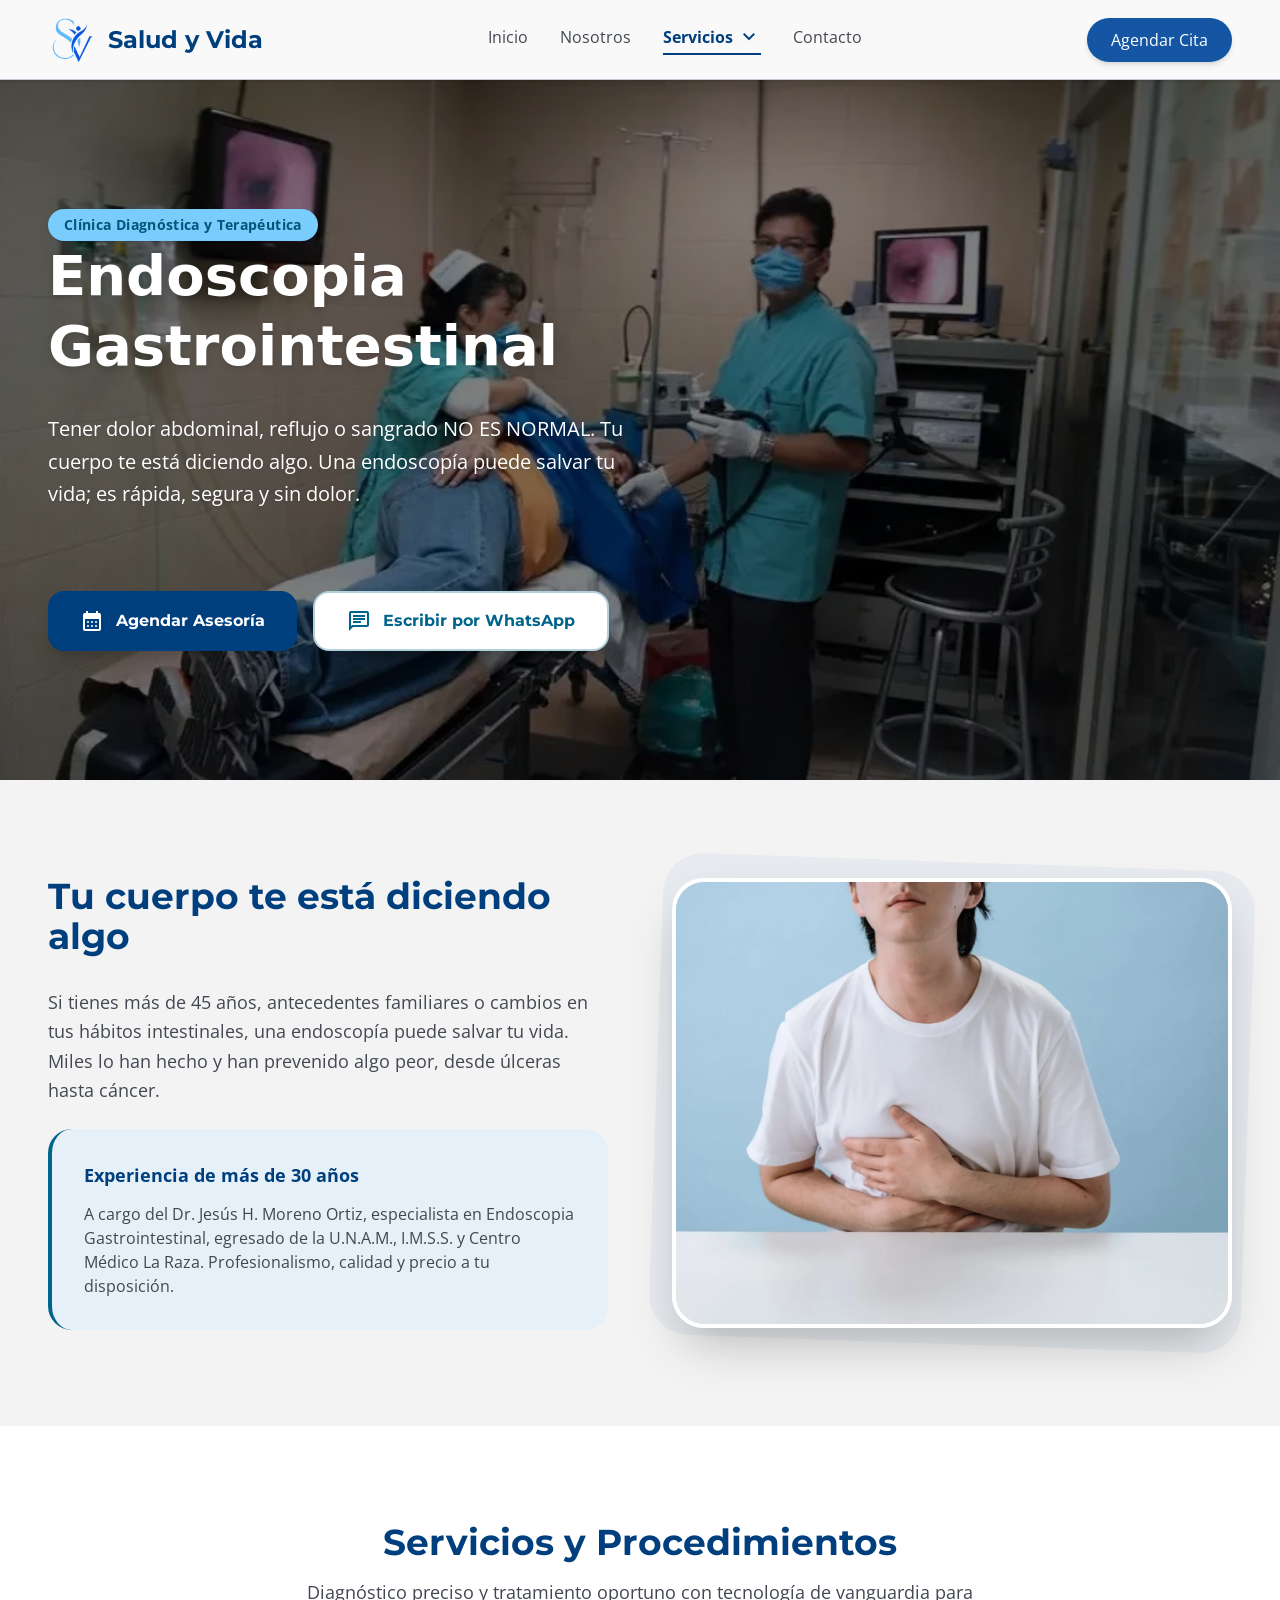
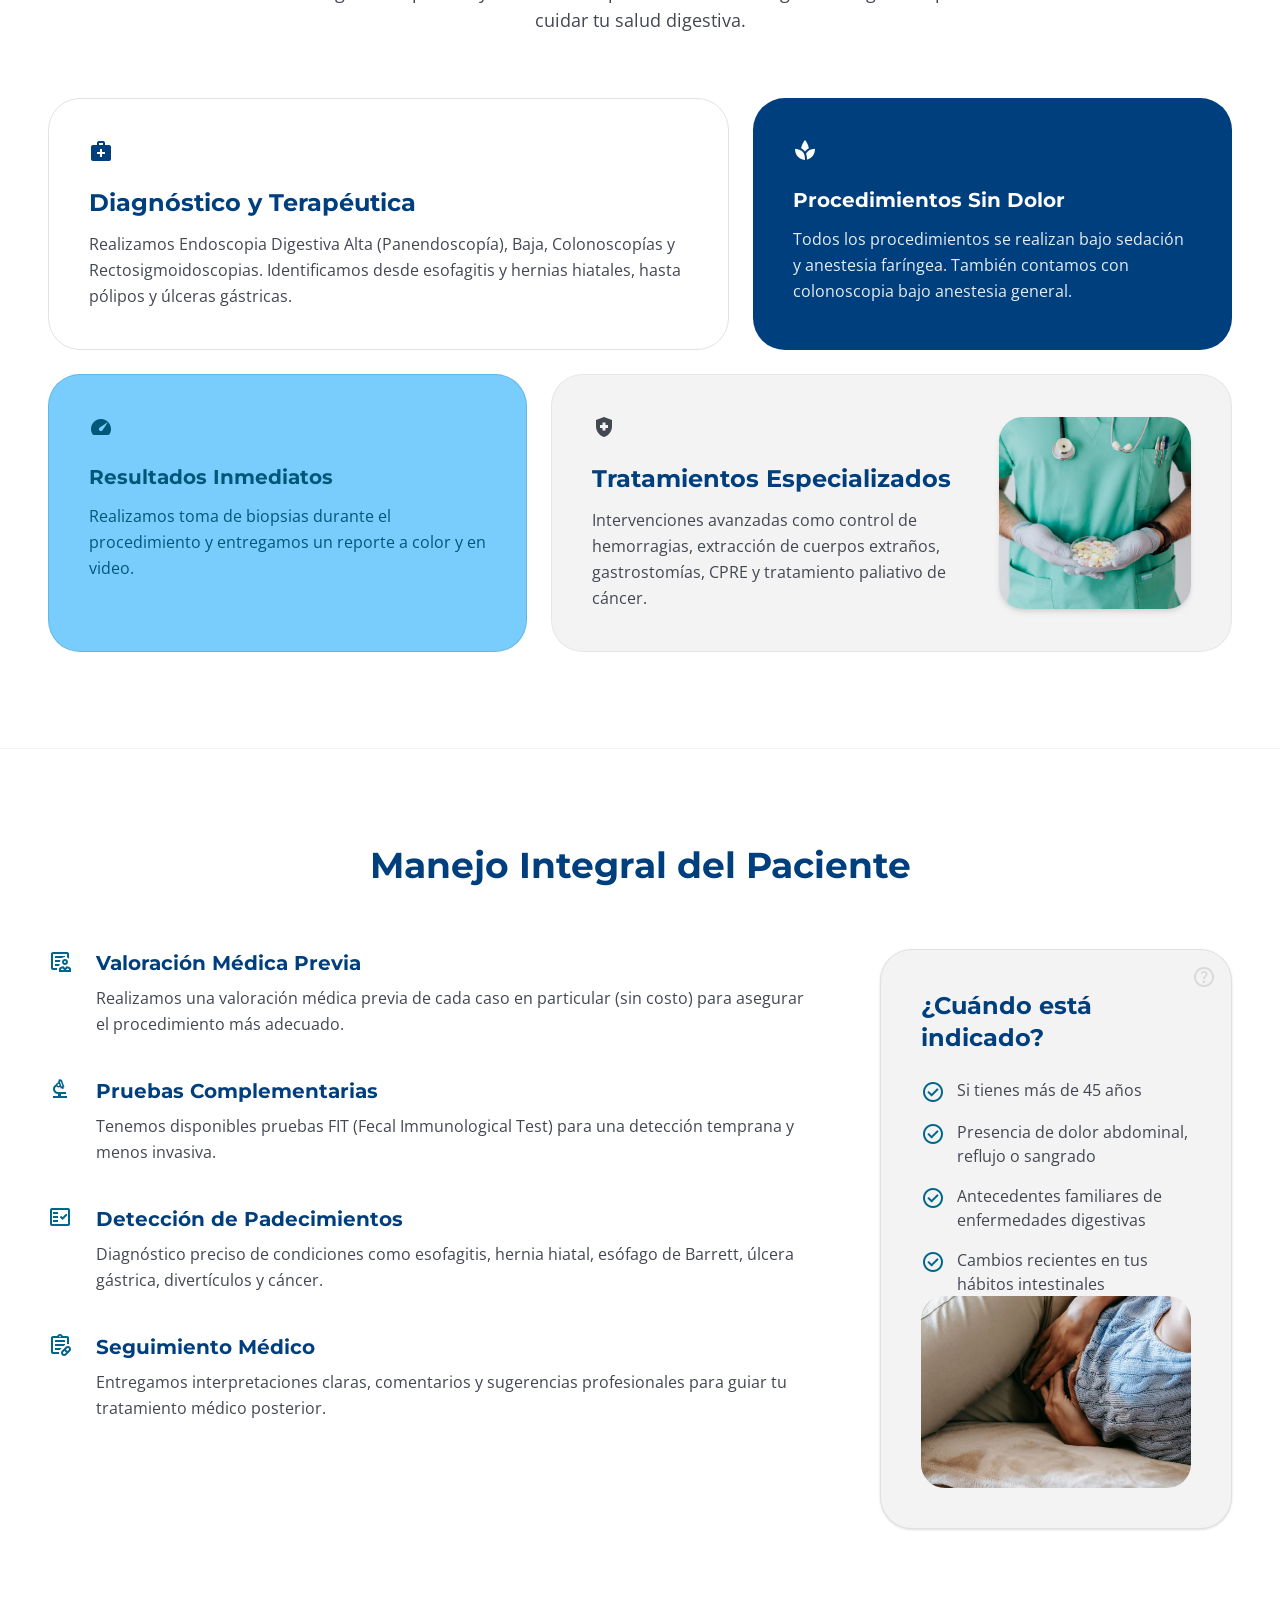
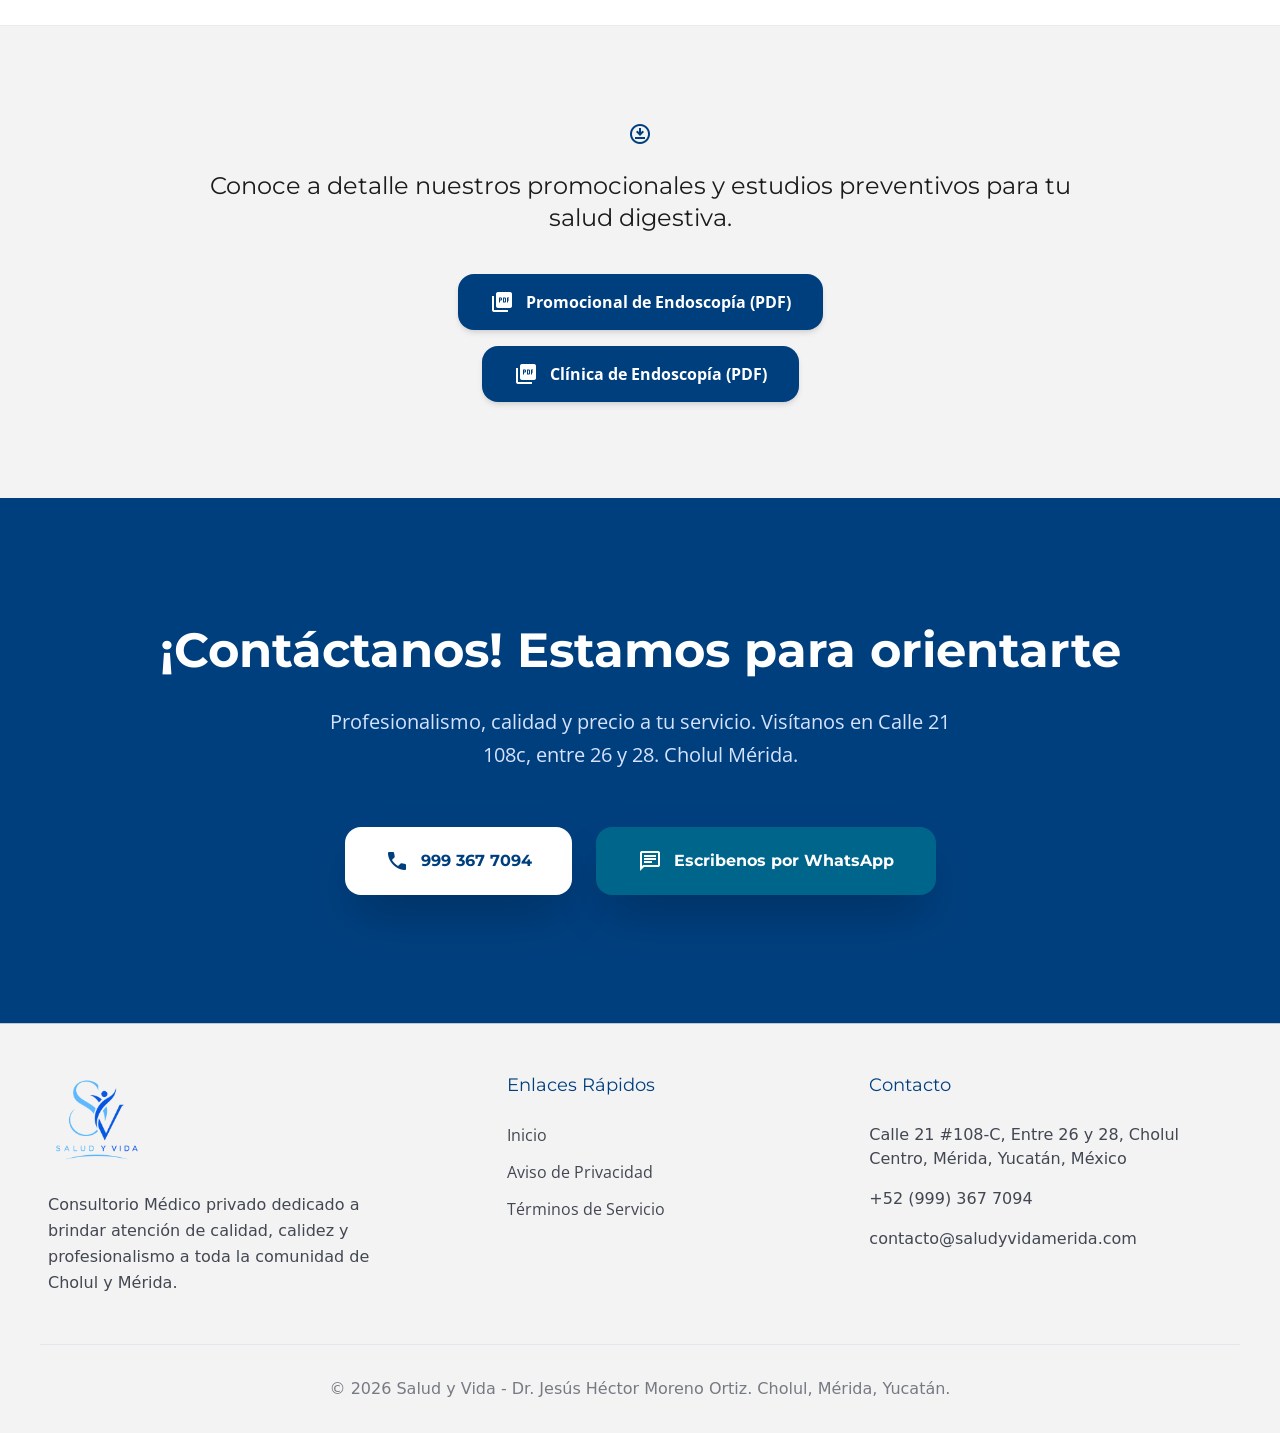
<file: servicios/endoscopia-gastrointestinal/index.html>
<!DOCTYPE html><html lang="es" data-astro-cid-4jmloj5z> <head><meta charset="utf-8"><meta name="viewport" content="width=device-width, initial-scale=1.0"><link rel="canonical" href="https://www.saludyvidamerida.com/servicios/endoscopia-gastrointestinal/"><title>Endoscopia Gastrointestinal | Salud y Vida</title><meta name="description" content="Diagnóstico y tratamiento preciso. Realizamos endoscopia alta y baja, colonoscopias y toma de biopsias. Atención profesional y sin dolor."><meta property="og:image" content="https://www.saludyvidamerida.com/logo-syv.webp"><link rel="icon" type="image/webp" href="/logo-syv-nt.png"><link rel="preconnect" href="https://fonts.googleapis.com"><link rel="preconnect" href="https://fonts.gstatic.com" crossorigin><link href="https://fonts.googleapis.com/css2?family=Montserrat:wght@400;600;700;800&family=Open+Sans:wght@400;600;700&family=Material+Symbols+Outlined:wght,FILL@100..700,0..1&display=swap" rel="stylesheet"><link rel="stylesheet" href="/_astro/site-styles-v4.css"></head> <body data-astro-cid-4jmloj5z> <nav class="sticky top-0 z-50 bg-surface/90 backdrop-blur-md border-b border-outline-variant shadow-sm h-20 flex items-center" data-astro-cid-3ef6ksr2> <div class="flex justify-between items-center px-gutter w-full max-w-container-max mx-auto" data-astro-cid-3ef6ksr2> <a href="/" class="flex items-center gap-3 group hover:opacity-90 transition-opacity" data-astro-cid-3ef6ksr2> <div class="w-12 h-12 flex items-center justify-center" data-astro-cid-3ef6ksr2> <img src="/logo-syv-nt.png" alt="Logo Salud y Vida" class="w-full h-full object-contain group-hover:scale-105 transition-transform duration-300" data-astro-cid-3ef6ksr2> </div> <span class="font-headline-md text-[24px] font-bold text-primary" data-astro-cid-3ef6ksr2>Salud y Vida</span> </a> <div class="hidden md:flex items-center gap-8" data-astro-cid-3ef6ksr2> <a href="/" class="font-body-md transition-colors duration-200 pb-1 border-b-2 text-on-surface-variant border-transparent hover:text-primary" data-astro-cid-3ef6ksr2>Inicio</a> <a href="/nosotros" class="font-body-md transition-colors duration-200 pb-1 border-b-2 text-on-surface-variant border-transparent hover:text-primary" data-astro-cid-3ef6ksr2>Nosotros</a> <div class="relative dropdown group py-2" data-astro-cid-3ef6ksr2> <button class="flex items-center gap-1 transition-colors duration-200 font-body-md focus:outline-none cursor-default pb-1 border-b-2 text-primary border-primary font-bold" data-astro-cid-3ef6ksr2>Servicios<span class="material-symbols-outlined text-[18px]" data-astro-cid-3ef6ksr2>keyboard_arrow_down</span></button> <div class="dropdown-menu hidden absolute left-0 top-full pt-2 w-64 animate-in fade-in duration-200" data-astro-cid-3ef6ksr2> <div class="bg-white rounded-xl shadow-xl border border-outline-variant overflow-hidden" data-astro-cid-3ef6ksr2> <a class="block px-6 py-4 text-on-surface-variant hover:bg-primary-container hover:text-white transition-colors font-headline-md text-[16px] font-semibold" href="/servicios/urgencias" data-astro-cid-3ef6ksr2>Urgencias Médico-Quirurgicas</a> <a class="block px-6 py-4 text-on-surface-variant hover:bg-primary-container hover:text-white transition-colors font-headline-md text-[16px] font-semibold" href="/servicios/regenerativa-y-terapia-celular" data-astro-cid-3ef6ksr2>Medicina regenerativa y terapia celular</a> <a class="block px-6 py-4 text-on-surface-variant hover:bg-primary-container hover:text-white transition-colors font-headline-md text-[16px] font-semibold" href="/servicios/endoscopia-gastrointestinal" data-astro-cid-3ef6ksr2>Endoscopia Gastrointestinal</a> <div class="border-t border-outline-variant" data-astro-cid-3ef6ksr2> <a class="block px-6 py-4 text-primary hover:bg-secondary-fixed transition-colors font-label-md" href="/servicios" data-astro-cid-3ef6ksr2>Ver todos los servicios</a> </div> </div> </div> </div> <a href="/contact" class="font-body-md transition-colors duration-200 pb-1 border-b-2 text-on-surface-variant border-transparent hover:text-primary" data-astro-cid-3ef6ksr2>Contacto</a> </div> <div class="flex items-center gap-4" data-astro-cid-3ef6ksr2> <a href="/contact#whatsappForm" class="hidden md:block bg-primary-container text-white px-6 py-2.5 rounded-full font-label-md hover:bg-primary hover:text-white transition-all shadow-md hover:shadow-lg" data-astro-cid-3ef6ksr2>Agendar Cita</a> <button id="mobile-menu-btn" class="md:hidden text-primary focus:outline-none p-2" data-astro-cid-3ef6ksr2> <span class="material-symbols-outlined text-3xl" data-astro-cid-3ef6ksr2>menu</span> </button> </div> </div> <div id="mobile-menu" class="hidden absolute top-20 left-0 w-full bg-white shadow-lg border-b border-outline-variant flex-col px-6 py-4 gap-4 md:hidden" data-astro-cid-3ef6ksr2> <a href="/" class="font-body-md block text-primary font-bold" data-astro-cid-3ef6ksr2>Inicio</a> <a href="/nosotros" class="font-body-md block text-on-surface-variant" data-astro-cid-3ef6ksr2>Nosotros</a> <div class="flex flex-col" data-astro-cid-3ef6ksr2> <div class="flex justify-between items-center w-full" data-astro-cid-3ef6ksr2> <a href="/servicios" class="font-body-md block text-lg flex-1 text-on-surface-variant" data-astro-cid-3ef6ksr2>Servicios</a> <button id="mobile-services-toggle" class="w-10 h-10 flex-shrink-0 flex items-center justify-center text-on-surface-variant bg-surface-container-low hover:bg-surface-variant rounded-full transition-colors" data-astro-cid-3ef6ksr2> <span class="material-symbols-outlined transition-transform duration-300" id="mobile-services-icon" data-astro-cid-3ef6ksr2>keyboard_arrow_down</span> </button> </div> <div id="mobile-services-submenu" class="hidden flex-col pl-4 mt-4 gap-4 border-l-2 border-outline-variant/30" data-astro-cid-3ef6ksr2> <a href="/servicios/urgencias" class="text-on-surface-variant text-base hover:text-primary" data-astro-cid-3ef6ksr2>Urgencias Médico-Quirurgicas</a> <a href="/servicios/regenerativa-y-terapia-celular" class="text-on-surface-variant text-base hover:text-primary" data-astro-cid-3ef6ksr2>Medicina regenerativa y terapia celular</a> <a href="/servicios/endoscopia-gastrointestinal" class="text-on-surface-variant text-base hover:text-primary" data-astro-cid-3ef6ksr2>Endoscopia Gastrointestinal</a> <a href="/servicios" class="text-primary text-base font-bold" data-astro-cid-3ef6ksr2>Ver todos los servicios</a> </div> </div> <a href="/contact" class="font-body-md block text-on-surface-variant" data-astro-cid-3ef6ksr2>Contacto</a> <button class="bg-primary-container text-on-primary-container px-6 py-2.5 rounded-full font-label-md w-full mt-4 hover:bg-primary hover:text-white transition-colors" data-astro-cid-3ef6ksr2>Agendar Cita</button> </div> </nav> <script type="module">function n(){const o=document.getElementById("mobile-menu-btn"),e=document.getElementById("mobile-menu"),s=document.getElementById("mobile-services-toggle"),t=document.getElementById("mobile-services-submenu"),c=document.getElementById("mobile-services-icon");o&&e&&(o.onclick=()=>{e.classList.toggle("hidden"),e.classList.toggle("flex")}),s&&t&&c&&(s.onclick=()=>{t.classList.toggle("hidden"),t.classList.toggle("flex"),c.classList.toggle("rotate-180")})}document.addEventListener("astro:page-load",n);document.readyState==="complete"||document.readyState==="interactive"?n():document.addEventListener("DOMContentLoaded",n);</script> <main class="w-full overflow-hidden"> <section class="relative min-h-[600px] lg:min-h-[700px] flex items-center overflow-hidden py-24 lg:py-32"> <img src="/_astro/hero_endoscopia.PVHoyDFe_1sPKSA.webp" alt="Entorno clínico avanzado para endoscopía" loading="lazy" decoding="async" class="absolute inset-0 w-full h-full object-cover object-right z-0"> <div class="absolute inset-0 z-5 pointer-events-none" style="background-color: rgba(0, 0, 0, 0.5);"></div> <div class="relative z-20 max-w-container-max mx-auto px-gutter w-full reveal"> <div class="max-w-2xl"> <span class="inline-flex items-center gap-2 bg-secondary-container text-on-secondary-container px-4 py-1.5 rounded-full font-label-md text-sm font-bold tracking-wide shadow-sm">Clínica Diagnóstica y Terapéutica</span> <h1 class="font-headline-xl text-[40px] md:text-[56px] text-white font-bold mb-8 leading-tight drop-shadow-md">Endoscopia Gastrointestinal</h1> <p class="font-body-md text-lg md:text-xl text-white mb-16 leading-relaxed max-w-xl drop-shadow">Tener dolor abdominal, reflujo o sangrado NO ES NORMAL. Tu cuerpo te está diciendo algo. Una endoscopía puede salvar tu vida; es rápida, segura y sin dolor.</p> <div class="flex flex-col sm:flex-row gap-4 pt-4"> <a href="/contact#whatsappForm" class="inline-flex items-center justify-center gap-3 bg-primary text-white px-8 py-4 rounded-2xl font-headline-md font-bold shadow-xl text-center"> <span class="material-symbols-outlined" style="font-variation-settings: 'FILL' 1;">calendar_month</span>Agendar Asesoría</a> <a href="https://wa.me/529995135831" target="_blank" class="inline-flex items-center justify-center gap-3 bg-white border-2 border-secondary/30 text-secondary px-8 py-4 rounded-2xl font-headline-md font-bold shadow-lg text-center"> <span class="material-symbols-outlined">chat</span>Escribir por WhatsApp</a> </div> </div> </div> </section> <section class="py-24 bg-surface-container-low overflow-hidden"> <div class="max-w-container-max mx-auto px-gutter"> <div class="grid md:grid-cols-2 gap-12 lg:gap-16 items-center"> <div class="space-y-8 reveal"> <h2 class="font-headline-md text-3xl md:text-4xl text-primary font-bold">Tu cuerpo te está diciendo algo</h2> <div class="space-y-6 font-body-md text-lg text-on-surface-variant leading-relaxed"> <p>Si tienes más de 45 años, antecedentes familiares o cambios en tus hábitos intestinales, una endoscopía puede salvar tu vida. Miles lo han hecho y han prevenido algo peor, desde úlceras hasta cáncer.</p> <div class="bg-secondary-fixed/30 p-6 md:p-8 rounded-[1.5rem] border-l-4 border-secondary"> <p class="font-bold text-primary mb-3">Experiencia de más de 30 años</p> <p class="text-on-surface-variant text-base">A cargo del Dr. Jesús H. Moreno Ortiz, especialista en Endoscopia Gastrointestinal, egresado de la U.N.A.M., I.M.S.S. y Centro Médico La Raza. Profesionalismo, calidad y precio a tu disposición.</p> </div> </div> </div> <div class="relative group reveal delay-100"> <div class="absolute -inset-4 bg-primary/5 rounded-[2.5rem] rotate-2 transition-transform duration-500 group-hover:rotate-0"></div> <div class="relative rounded-[2rem] overflow-hidden shadow-2xl border-4 border-white h-[400px] md:h-[450px]"> <img src="/_astro/dolor_estomacal.DUdx8oCF_Oqz6B.webp" alt="Equipamiento médico para endoscopia" loading="lazy" decoding="async" class="w-full h-full object-cover hover:scale-105 transition-transform duration-700"> </div> </div></div> </div> </div> </section> <section class="py-24 bg-white"> <div class="max-w-container-max mx-auto px-gutter"> <div class="text-center mb-16 space-y-4 reveal"> <h2 class="font-headline-md text-3xl md:text-4xl text-primary font-bold">Servicios y Procedimientos</h2> <p class="font-body-md text-lg text-on-surface-variant max-w-2xl mx-auto">Diagnóstico preciso y tratamiento oportuno con tecnología de vanguardia para cuidar tu salud digestiva.</p> </div> <div class="grid grid-cols-1 md:grid-cols-12 gap-6"> <div class="md:col-span-7 bg-surface-container-lowest p-8 lg:p-10 rounded-[2rem] border border-outline-variant/50"> <span class="material-symbols-outlined text-[28px] text-primary mb-6" style="font-variation-settings: 'FILL' 1;">medical_services</span> <h3 class="font-headline-md text-2xl text-primary font-bold mb-3">Diagnóstico y Terapéutica</h3> <p class="font-body-md text-on-surface-variant leading-relaxed">Realizamos Endoscopia Digestiva Alta (Panendoscopía), Baja, Colonoscopías y Rectosigmoidoscopias. Identificamos desde esofagitis y hernias hiatales, hasta pólipos y úlceras gástricas.</p> </div> <div class="md:col-span-5 bg-primary p-8 lg:p-10 rounded-[2rem] text-white"> <span class="material-symbols-outlined text-[28px] mb-6" style="font-variation-settings: 'FILL' 1;">spa</span> <h3 class="font-headline-md text-xl font-bold mb-3">Procedimientos Sin Dolor</h3> <p class="font-body-md opacity-90 leading-relaxed">Todos los procedimientos se realizan bajo sedación y anestesia faríngea. También contamos con colonoscopia bajo anestesia general.</p> </div> <div class="md:col-span-5 bg-secondary-container text-on-secondary-container p-8 lg:p-10 rounded-[2rem] border border-secondary/20"> <span class="material-symbols-outlined text-[28px] mb-6" style="font-variation-settings: 'FILL' 1;">speed</span> <h3 class="font-headline-md text-xl font-bold mb-3">Resultados Inmediatos</h3> <p class="font-body-md leading-relaxed">Realizamos toma de biopsias durante el procedimiento y entregamos un reporte a color y en video.</p> </div> <div class="md:col-span-7 bg-surface-container-low p-8 lg:p-10 rounded-[2rem] flex flex-col md:flex-row gap-8 items-center border border-outline-variant/30"> <div class="flex-1"> <span class="material-symbols-outlined text-[28px] text-on-surface-variant mb-6" style="font-variation-settings: 'FILL' 1;">health_and_safety</span> <h3 class="font-headline-md text-2xl text-primary font-bold mb-3">Tratamientos Especializados</h3> <p class="font-body-md text-on-surface-variant leading-relaxed">Intervenciones avanzadas como control de hemorragias, extracción de cuerpos extraños, gastrostomías, CPRE y tratamiento paliativo de cáncer.</p> </div> <div class="w-full md:w-48 h-48 rounded-[1.5rem] overflow-hidden shadow-md flex-shrink-0 relative"> <img src="/_astro/tratamiento_intestinal.CHEP4iUD_ZEqmSp.webp" alt="Procedimiento médico especializado" loading="lazy" decoding="async" class="absolute inset-0 w-full h-full object-cover"> </div> </div> </div> </div> </section> <section class="py-24 bg-surface-container-lowest border-t border-outline-variant/20 overflow-hidden"> <div class="max-w-container-max mx-auto px-gutter"> <h2 class="font-headline-md text-3xl md:text-4xl text-primary font-bold text-center mb-16 reveal">Manejo Integral del Paciente</h2> <div class="grid lg:grid-cols-3 gap-12 lg:gap-16"> <div class="lg:col-span-2 space-y-10 reveal"> <div class="flex gap-6 items-start"> <span class="material-symbols-outlined text-secondary text-4xl">clinical_notes</span> <div> <h4 class="font-headline-md text-xl text-primary font-bold mb-2">Valoración Médica Previa</h4> <p class="font-body-md text-on-surface-variant leading-relaxed">Realizamos una valoración médica previa de cada caso en particular (sin costo) para asegurar el procedimiento más adecuado.</p> </div> </div> <div class="flex gap-6 items-start"> <span class="material-symbols-outlined text-secondary text-4xl">biotech</span> <div> <h4 class="font-headline-md text-xl text-primary font-bold mb-2">Pruebas Complementarias</h4> <p class="font-body-md text-on-surface-variant leading-relaxed">Tenemos disponibles pruebas FIT (Fecal Immunological Test) para una detección temprana y menos invasiva.</p> </div> </div> <div class="flex gap-6 items-start"> <span class="material-symbols-outlined text-secondary text-4xl">fact_check</span> <div> <h4 class="font-headline-md text-xl text-primary font-bold mb-2">Detección de Padecimientos</h4> <p class="font-body-md text-on-surface-variant leading-relaxed">Diagnóstico preciso de condiciones como esofagitis, hernia hiatal, esófago de Barrett, úlcera gástrica, divertículos y cáncer.</p> </div> </div> <div class="flex gap-6 items-start"> <span class="material-symbols-outlined text-secondary text-4xl">prescriptions</span> <div> <h4 class="font-headline-md text-xl text-primary font-bold mb-2">Seguimiento Médico</h4> <p class="font-body-md text-on-surface-variant leading-relaxed">Entregamos interpretaciones claras, comentarios y sugerencias profesionales para guiar tu tratamiento médico posterior.</p> </div> </div> </div> <aside class="reveal delay-100 h-full"> <div class="bg-surface-container-low p-8 lg:p-10 rounded-[2rem] border border-outline-variant/40 shadow-sm"> <div class="absolute top-4 right-4 opacity-10"> <span class="material-symbols-outlined text-8xl">help</span> </div> <h3 class="font-headline-md text-2xl text-primary font-bold mb-6 relative z-10">¿Cuándo está indicado?</h3> <ul class="space-y-4"> <li class="flex items-start gap-3"><span class="material-symbols-outlined text-secondary mt-0.5">check_circle</span><span class="font-body-md text-on-surface-variant">Si tienes más de 45 años</span></li> <li class="flex items-start gap-3"><span class="material-symbols-outlined text-secondary mt-0.5">check_circle</span><span class="font-body-md text-on-surface-variant">Presencia de dolor abdominal, reflujo o sangrado</span></li> <li class="flex items-start gap-3"><span class="material-symbols-outlined text-secondary mt-0.5">check_circle</span><span class="font-body-md text-on-surface-variant">Antecedentes familiares de enfermedades digestivas</span></li> <li class="flex items-start gap-3"><span class="material-symbols-outlined text-secondary mt-0.5">check_circle</span><span class="font-body-md text-on-surface-variant">Cambios recientes en tus hábitos intestinales</span></li> </ul> <div class="w-full h-48 rounded-[1.5rem] overflow-hidden relative z-10 mt-auto"> <img src="/_astro/dolor_abdominal.CUo4PkJ5_Z25kgYJ.webp" alt="Pacientes cuidando su salud" loading="lazy" decoding="async" class="w-full h-full object-cover"> </div> </div> </aside> </div> </div> </section> <section class="py-24 bg-surface-container-low border-t border-outline-variant/20"> <div class="max-w-container-max mx-auto px-gutter text-center reveal"> <div class="max-w-4xl mx-auto"> <span class="material-symbols-outlined text-primary text-5xl md:text-6xl mb-6">download_for_offline</span> <p class="font-headline-md text-2xl text-on-surface mb-10">Conoce a detalle nuestros promocionales y estudios preventivos para tu salud digestiva.</p> <div class="flex flex-col items-center gap-4"> <a href="/docs/Endoscopia.pdf" target="_blank" download class="inline-flex justify-center items-center gap-3 bg-primary text-white px-8 py-4 rounded-2xl font-label-md font-bold hover:bg-primary-container shadow-md"> <span class="material-symbols-outlined" style="font-variation-settings: 'FILL' 1;">picture_as_pdf</span>Promocional de Endoscopía (PDF)</a> <a href="/docs/Clínica_de_Endoscopia.pdf" target="_blank" download class="inline-flex justify-center items-center gap-3 bg-primary text-white px-8 py-4 rounded-2xl font-label-md font-bold hover:bg-primary-container shadow-md"> <span class="material-symbols-outlined" style="font-variation-settings: 'FILL' 1;">picture_as_pdf</span>Clínica de Endoscopía (PDF)</a> </div> </div> </div> </section> <section class="bg-primary py-24 lg:py-32 relative overflow-hidden"> <div class="max-w-container-max mx-auto px-gutter relative z-10 text-center space-y-8 reveal"> <h2 class="font-headline-md text-4xl md:text-5xl text-white font-bold">¡Contáctanos! Estamos para orientarte</h2> <p class="font-body-md text-lg md:text-xl text-primary-fixed max-w-2xl mx-auto leading-relaxed">Profesionalismo, calidad y precio a tu servicio. Visítanos en Calle 21 108c, entre 26 y 28. Cholul Mérida.</p> <div class="flex flex-col sm:flex-row justify-center gap-6 pt-6"> <a href="tel:9993677094" class="inline-flex items-center justify-center gap-3 bg-white text-primary px-10 py-5 rounded-2xl font-headline-md font-bold shadow-2xl"> <span class="material-symbols-outlined" style="font-variation-settings: 'FILL' 1;">call</span>999 367 7094</a> <a href="/contact#whatsappForm" class="inline-flex items-center justify-center gap-3 bg-secondary text-white px-10 py-5 rounded-2xl font-headline-md font-bold shadow-2xl border-2 border-secondary"> <span class="material-symbols-outlined">chat</span>Escribenos por WhatsApp</a> </div> </div> </section> </main> <footer class="bg-surface-container-low border-t border-outline-variant"> <div class="grid grid-cols-1 md:grid-cols-3 gap-stack-lg px-gutter py-stack-lg max-w-container-max mx-auto"> <div> <img src="/logo-syv-nb.png" alt="Logo Salud y Vida" class="w-24 h-auto object-contain mb-6"> <p class="text-body-md text-on-surface-variant leading-relaxed">Consultorio Médico privado dedicado a brindar atención de calidad, calidez y profesionalismo a toda la comunidad de Cholul y Mérida.</p> </div> <div class="md:px-12"> <h4 class="font-headline-md text-[18px] text-primary mb-6">Enlaces Rápidos</h4> <ul class="space-y-3"> <li><a class="text-on-surface-variant hover:text-secondary font-label-md" href="/">Inicio</a></li> <li><a class="text-on-surface-variant hover:text-secondary font-label-md" href="/privacidad">Aviso de Privacidad</a></li> <li><a class="text-on-surface-variant hover:text-secondary font-label-md" href="/terminos">Términos de Servicio</a></li> </ul> </div> <div> <h4 class="font-headline-md text-[18px] text-primary mb-6">Contacto</h4> <ul class="space-y-4"> <li class="text-on-surface-variant text-label-md">Calle 21 #108-C, Entre 26 y 28, Cholul Centro, Mérida, Yucatán, México</li> <li class="text-on-surface-variant text-label-md">+52 (999) 367 7094</li> <li class="text-on-surface-variant text-label-md">contacto@saludyvidamerida.com</li> </ul> </div> </div> <div class="max-w-container-max mx-auto px-gutter py-8 border-t border-outline-variant/30 text-center"> <p class="text-label-md text-on-surface-variant opacity-70">© 2026 Salud y Vida - Dr. Jesús Héctor Moreno Ortiz. Cholul, Mérida, Yucatán.</p> </div> </footer><script>function initReveal(){const els=document.querySelectorAll(".reveal");const io=new IntersectionObserver(entries=>{entries.forEach(e=>{if(e.isIntersecting)e.target.classList.add("active")})},{threshold:.15});els.forEach(e=>io.observe(e))}document.addEventListener("astro:page-load",initReveal);document.readyState==="complete"||document.readyState==="interactive"?initReveal():document.addEventListener("DOMContentLoaded",initReveal);</script></body></html>
</file>
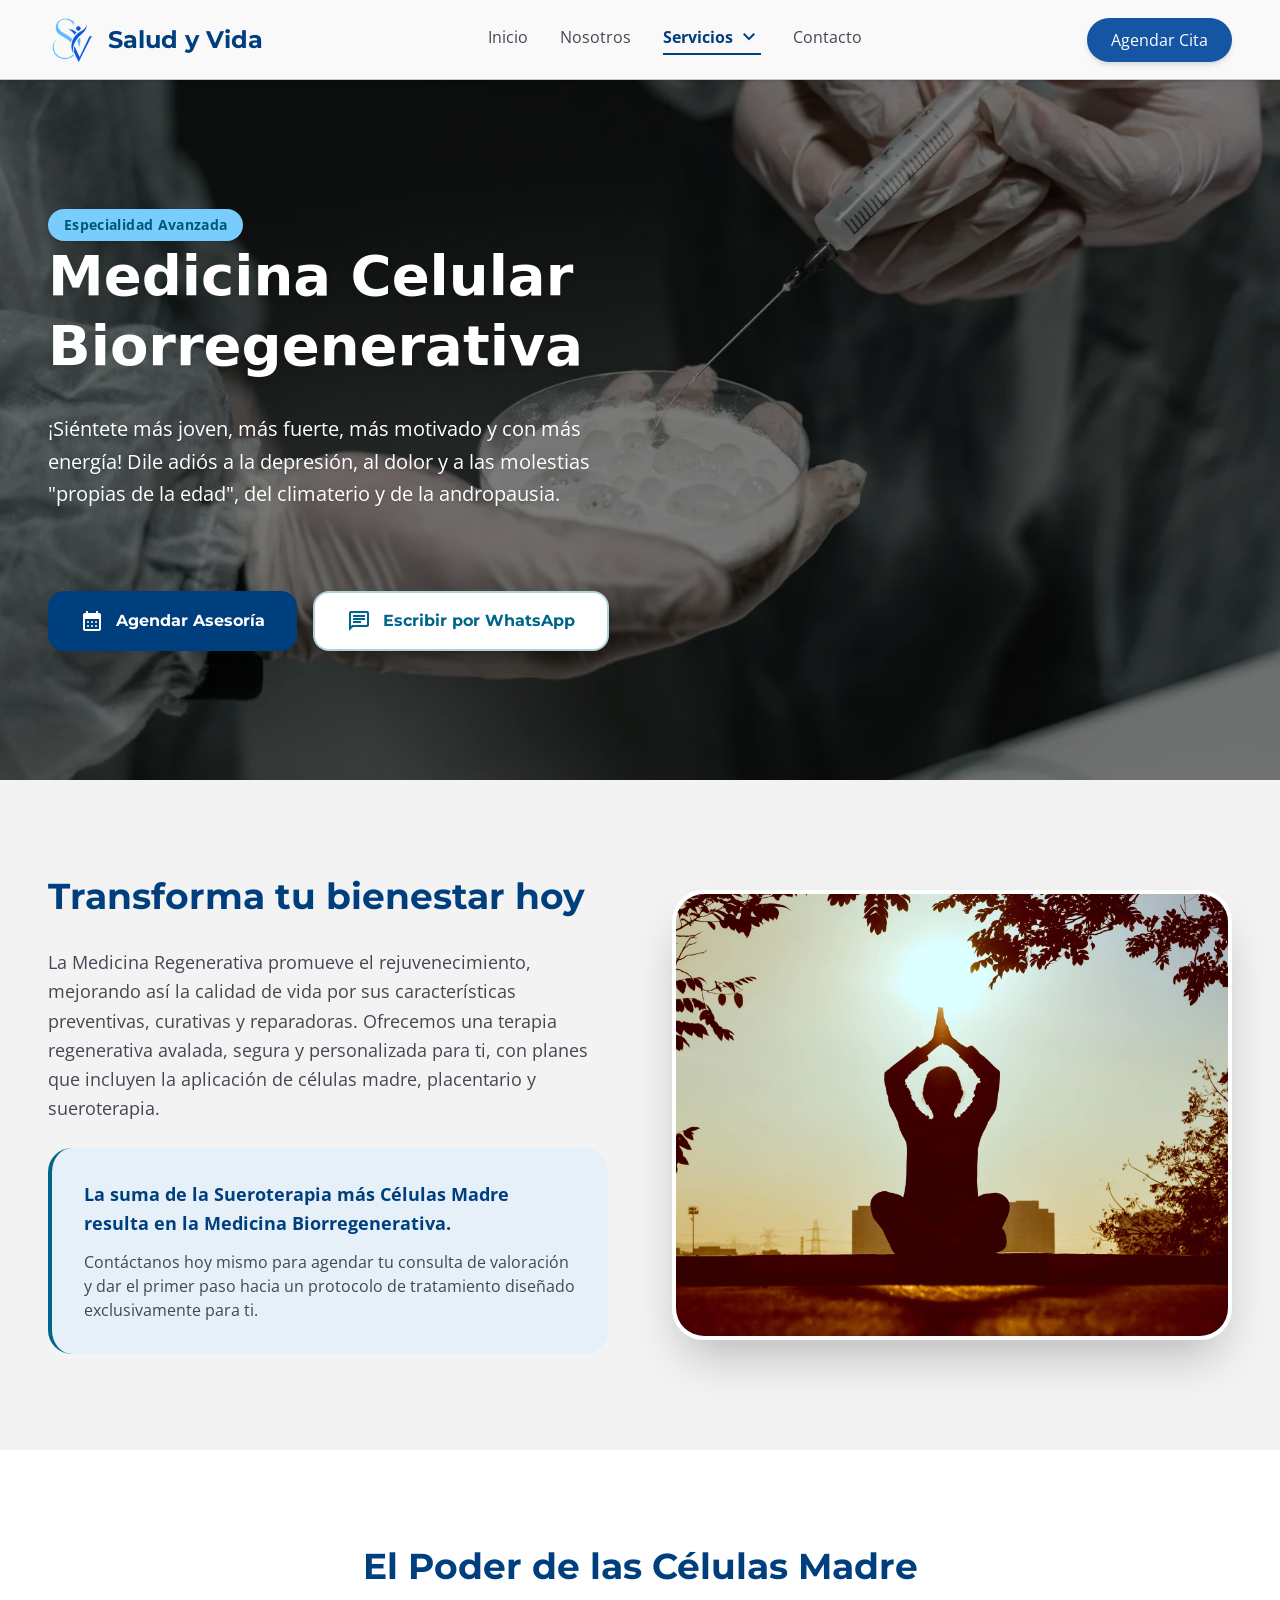
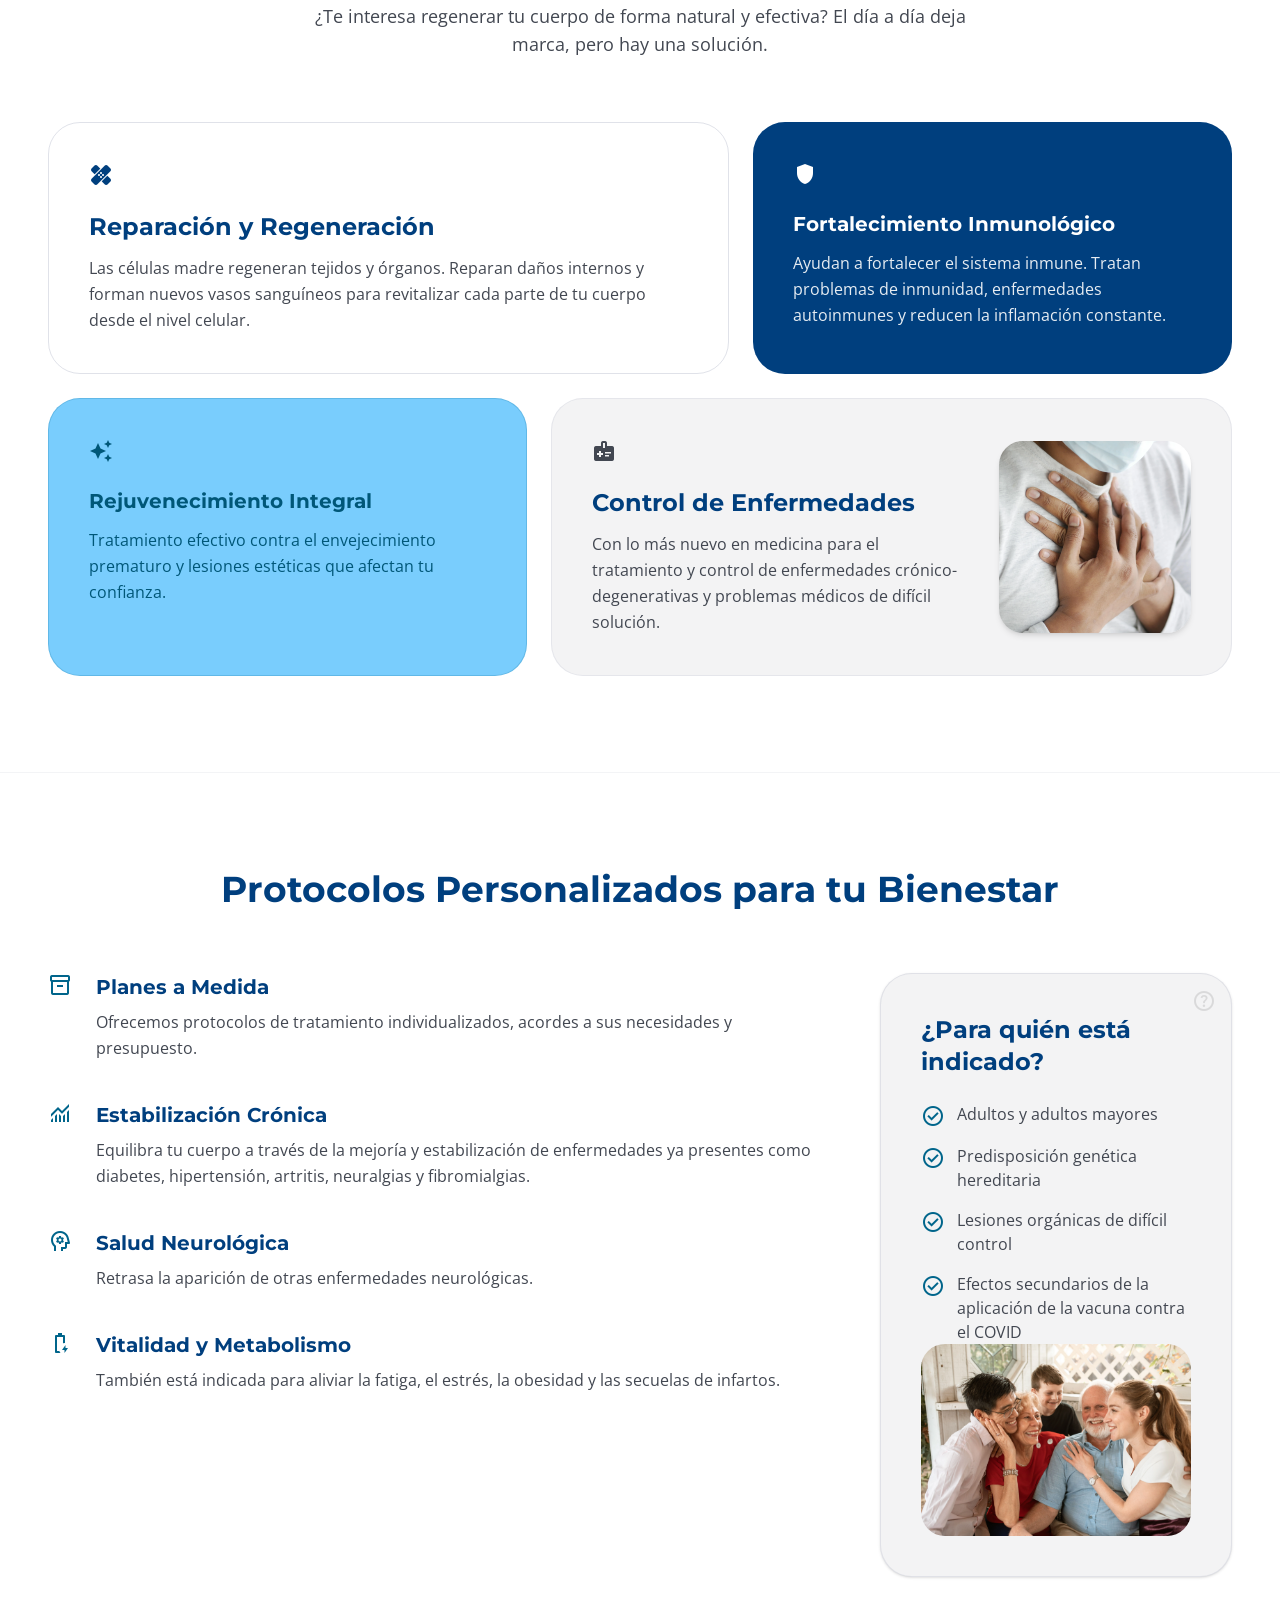
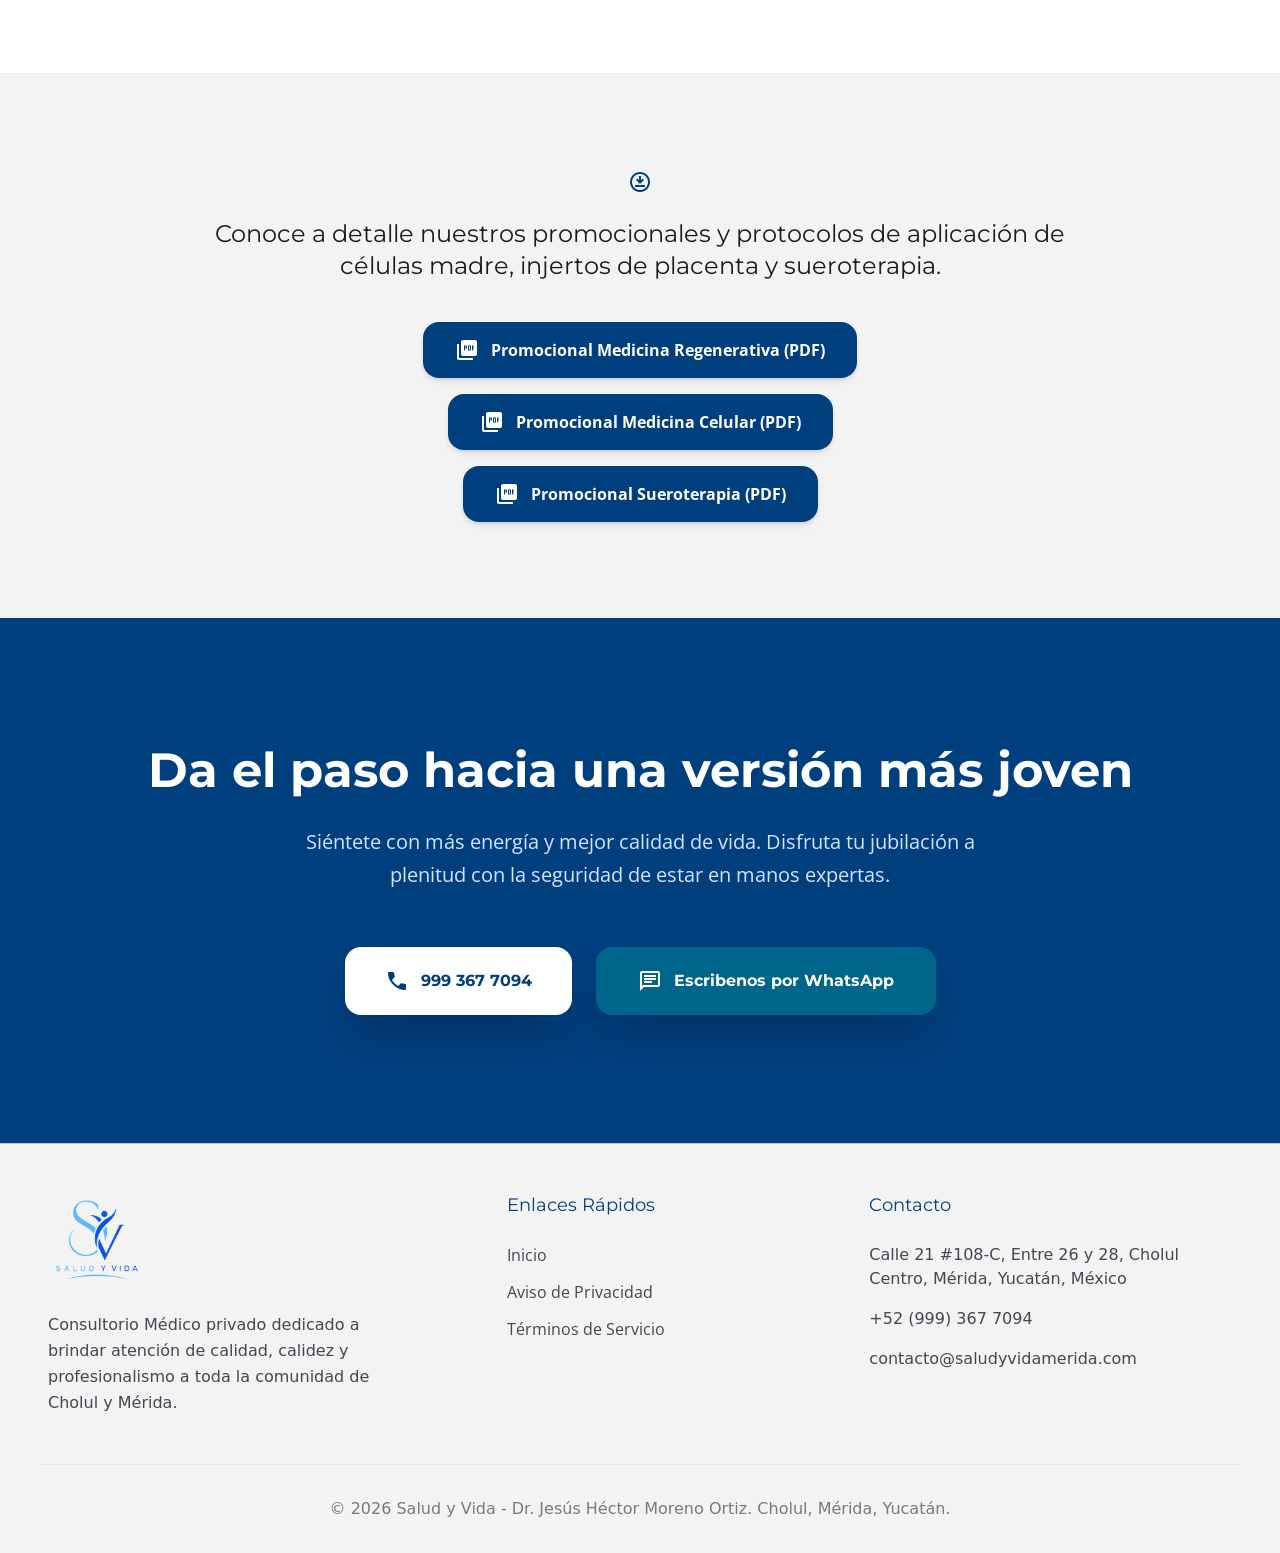
<file: servicios/regenerativa-y-terapia-celular/index.html>
<!DOCTYPE html><html lang="es" data-astro-cid-4jmloj5z> <head><meta charset="utf-8"><meta name="viewport" content="width=device-width, initial-scale=1.0"><link rel="canonical" href="https://www.saludyvidamerida.com/servicios/regenerativa-y-terapia-celular/"><title>Medicina Celular Biorregenerativa | Salud y Vida | Salud y Vida</title><meta name="description" content="Renuévate con medicina biorregenerativa, células madre y sueroterapia. Protocolos personalizados contra el envejecimiento y padecimientos crónicos."><meta property="og:image" content="https://www.saludyvidamerida.com/logo-syv.webp"><link rel="icon" type="image/webp" href="/logo-syv-nt.png"><link rel="preconnect" href="https://fonts.googleapis.com"><link rel="preconnect" href="https://fonts.gstatic.com" crossorigin><link href="https://fonts.googleapis.com/css2?family=Montserrat:wght@400;600;700;800&family=Open+Sans:wght@400;600;700&family=Material+Symbols+Outlined:wght,FILL@100..700,0..1&display=swap" rel="stylesheet"><link rel="stylesheet" href="/_astro/site-styles-v4.css"></head> <body data-astro-cid-4jmloj5z> <nav class="sticky top-0 z-50 bg-surface/90 backdrop-blur-md border-b border-outline-variant shadow-sm h-20 flex items-center" data-astro-cid-3ef6ksr2> <div class="flex justify-between items-center px-gutter w-full max-w-container-max mx-auto" data-astro-cid-3ef6ksr2> <a href="/" class="flex items-center gap-3 group hover:opacity-90 transition-opacity" data-astro-cid-3ef6ksr2> <div class="w-12 h-12 flex items-center justify-center" data-astro-cid-3ef6ksr2> <img src="/logo-syv-nt.png" alt="Logo Salud y Vida" class="w-full h-full object-contain group-hover:scale-105 transition-transform duration-300" data-astro-cid-3ef6ksr2> </div> <span class="font-headline-md text-[24px] font-bold text-primary" data-astro-cid-3ef6ksr2>Salud y Vida</span> </a> <div class="hidden md:flex items-center gap-8" data-astro-cid-3ef6ksr2> <a href="/" class="font-body-md transition-colors duration-200 pb-1 border-b-2 text-on-surface-variant border-transparent hover:text-primary" data-astro-cid-3ef6ksr2>Inicio</a> <a href="/nosotros" class="font-body-md transition-colors duration-200 pb-1 border-b-2 text-on-surface-variant border-transparent hover:text-primary" data-astro-cid-3ef6ksr2>Nosotros</a> <div class="relative dropdown group py-2" data-astro-cid-3ef6ksr2> <button class="flex items-center gap-1 transition-colors duration-200 font-body-md focus:outline-none cursor-default pb-1 border-b-2 text-primary border-primary font-bold" data-astro-cid-3ef6ksr2>Servicios<span class="material-symbols-outlined text-[18px]" data-astro-cid-3ef6ksr2>keyboard_arrow_down</span></button> <div class="dropdown-menu hidden absolute left-0 top-full pt-2 w-64 animate-in fade-in duration-200" data-astro-cid-3ef6ksr2> <div class="bg-white rounded-xl shadow-xl border border-outline-variant overflow-hidden" data-astro-cid-3ef6ksr2> <a class="block px-6 py-4 text-on-surface-variant hover:bg-primary-container hover:text-white transition-colors font-headline-md text-[16px] font-semibold" href="/servicios/urgencias" data-astro-cid-3ef6ksr2>Urgencias Médico-Quirurgicas</a> <a class="block px-6 py-4 text-on-surface-variant hover:bg-primary-container hover:text-white transition-colors font-headline-md text-[16px] font-semibold" href="/servicios/regenerativa-y-terapia-celular" data-astro-cid-3ef6ksr2>Medicina regenerativa y terapia celular</a> <a class="block px-6 py-4 text-on-surface-variant hover:bg-primary-container hover:text-white transition-colors font-headline-md text-[16px] font-semibold" href="/servicios/endoscopia-gastrointestinal" data-astro-cid-3ef6ksr2>Endoscopia Gastrointestinal</a> <div class="border-t border-outline-variant" data-astro-cid-3ef6ksr2> <a class="block px-6 py-4 text-primary hover:bg-secondary-fixed transition-colors font-label-md" href="/servicios" data-astro-cid-3ef6ksr2>Ver todos los servicios</a> </div> </div> </div> </div> <a href="/contact" class="font-body-md transition-colors duration-200 pb-1 border-b-2 text-on-surface-variant border-transparent hover:text-primary" data-astro-cid-3ef6ksr2>Contacto</a> </div> <div class="flex items-center gap-4" data-astro-cid-3ef6ksr2> <a href="/contact#whatsappForm" class="hidden md:block bg-primary-container text-white px-6 py-2.5 rounded-full font-label-md hover:bg-primary hover:text-white transition-all shadow-md hover:shadow-lg" data-astro-cid-3ef6ksr2>Agendar Cita</a> <button id="mobile-menu-btn" class="md:hidden text-primary focus:outline-none p-2" data-astro-cid-3ef6ksr2> <span class="material-symbols-outlined text-3xl" data-astro-cid-3ef6ksr2>menu</span> </button> </div> </div> <div id="mobile-menu" class="hidden absolute top-20 left-0 w-full bg-white shadow-lg border-b border-outline-variant flex-col px-6 py-4 gap-4 md:hidden" data-astro-cid-3ef6ksr2> <a href="/" class="font-body-md block text-primary font-bold" data-astro-cid-3ef6ksr2>Inicio</a> <a href="/nosotros" class="font-body-md block text-on-surface-variant" data-astro-cid-3ef6ksr2>Nosotros</a> <div class="flex flex-col" data-astro-cid-3ef6ksr2> <div class="flex justify-between items-center w-full" data-astro-cid-3ef6ksr2> <a href="/servicios" class="font-body-md block text-lg flex-1 text-on-surface-variant" data-astro-cid-3ef6ksr2>Servicios</a> <button id="mobile-services-toggle" class="w-10 h-10 flex-shrink-0 flex items-center justify-center text-on-surface-variant bg-surface-container-low hover:bg-surface-variant rounded-full transition-colors" data-astro-cid-3ef6ksr2> <span class="material-symbols-outlined transition-transform duration-300" id="mobile-services-icon" data-astro-cid-3ef6ksr2>keyboard_arrow_down</span> </button> </div> <div id="mobile-services-submenu" class="hidden flex-col pl-4 mt-4 gap-4 border-l-2 border-outline-variant/30" data-astro-cid-3ef6ksr2> <a href="/servicios/urgencias" class="text-on-surface-variant text-base hover:text-primary" data-astro-cid-3ef6ksr2>Urgencias Médico-Quirurgicas</a> <a href="/servicios/regenerativa-y-terapia-celular" class="text-on-surface-variant text-base hover:text-primary" data-astro-cid-3ef6ksr2>Medicina regenerativa y terapia celular</a> <a href="/servicios/endoscopia-gastrointestinal" class="text-on-surface-variant text-base hover:text-primary" data-astro-cid-3ef6ksr2>Endoscopia Gastrointestinal</a> <a href="/servicios" class="text-primary text-base font-bold" data-astro-cid-3ef6ksr2>Ver todos los servicios</a> </div> </div> <a href="/contact" class="font-body-md block text-on-surface-variant" data-astro-cid-3ef6ksr2>Contacto</a> <button class="bg-primary-container text-on-primary-container px-6 py-2.5 rounded-full font-label-md w-full mt-4 hover:bg-primary hover:text-white transition-colors" data-astro-cid-3ef6ksr2>Agendar Cita</button> </div> </nav> <script type="module">function n(){const o=document.getElementById("mobile-menu-btn"),e=document.getElementById("mobile-menu"),s=document.getElementById("mobile-services-toggle"),t=document.getElementById("mobile-services-submenu"),c=document.getElementById("mobile-services-icon");o&&e&&(o.onclick=()=>{e.classList.toggle("hidden"),e.classList.toggle("flex")}),s&&t&&c&&(s.onclick=()=>{t.classList.toggle("hidden"),t.classList.toggle("flex"),c.classList.toggle("rotate-180")})}document.addEventListener("astro:page-load",n);document.readyState==="complete"||document.readyState==="interactive"?n():document.addEventListener("DOMContentLoaded",n);</script> <main class="w-full overflow-hidden"> <section class="relative min-h-[600px] lg:min-h-[700px] flex items-center overflow-hidden py-24 lg:py-32"> <img src="/_astro/hero_medicina_regenerativa.8MLQXgTj_ky4zW.webp" alt="Entorno clínico avanzado para terapia celular" loading="lazy" decoding="async" class="absolute inset-0 w-full h-full object-cover object-right z-0"> <div class="absolute inset-0 z-5 pointer-events-none" style="background-color: rgba(0, 0, 0, 0.5);"></div> <div class="relative z-20 max-w-container-max mx-auto px-gutter w-full reveal"> <div class="max-w-2xl"> <span class="inline-flex items-center gap-2 bg-secondary-container text-on-secondary-container px-4 py-1.5 rounded-full font-label-md text-sm font-bold tracking-wide shadow-sm">Especialidad Avanzada</span> <h1 class="font-headline-xl text-[40px] md:text-[56px] text-white font-bold mb-8 leading-tight drop-shadow-md">Medicina Celular Biorregenerativa</h1> <p class="font-body-md text-lg md:text-xl text-white mb-16 leading-relaxed max-w-xl drop-shadow">¡Siéntete más joven, más fuerte, más motivado y con más energía! Dile adiós a la depresión, al dolor y a las molestias "propias de la edad", del climaterio y de la andropausia.</p> <div class="flex flex-col sm:flex-row gap-4 pt-4"> <a href="/contact#whatsappForm" class="inline-flex items-center justify-center gap-3 bg-primary text-white px-8 py-4 rounded-2xl font-headline-md font-bold shadow-xl text-center"> <span class="material-symbols-outlined" style="font-variation-settings: 'FILL' 1;">calendar_month</span>Agendar Asesoría</a> <a href="https://wa.me/529995135831" target="_blank" class="inline-flex items-center justify-center gap-3 bg-white border-2 border-secondary/30 text-secondary px-8 py-4 rounded-2xl font-headline-md font-bold shadow-lg text-center"> <span class="material-symbols-outlined">chat</span>Escribir por WhatsApp</a> </div> </div> </div> </section> <section class="py-24 bg-surface-container-low overflow-hidden"> <div class="max-w-container-max mx-auto px-gutter"> <div class="grid md:grid-cols-2 gap-12 lg:gap-16 items-center"> <div class="space-y-8 reveal"> <h2 class="font-headline-md text-3xl md:text-4xl text-primary font-bold">Transforma tu bienestar hoy</h2> <div class="space-y-6 font-body-md text-lg text-on-surface-variant leading-relaxed"> <p>La Medicina Regenerativa promueve el rejuvenecimiento, mejorando así la calidad de vida por sus características preventivas, curativas y reparadoras. Ofrecemos una terapia regenerativa avalada, segura y personalizada para ti, con planes que incluyen la aplicación de células madre, placentario y sueroterapia.</p> <div class="bg-secondary-fixed/30 p-6 md:p-8 rounded-[1.5rem] border-l-4 border-secondary"> <p class="font-bold text-primary mb-3">La suma de la Sueroterapia más Células Madre resulta en la Medicina Biorregenerativa.</p> <p class="text-on-surface-variant text-base">Contáctanos hoy mismo para agendar tu consulta de valoración y dar el primer paso hacia un protocolo de tratamiento diseñado exclusivamente para ti.</p> </div> </div> </div> <div class="relative group reveal delay-100"> <div class="relative rounded-[2rem] overflow-hidden shadow-2xl border-4 border-white h-[400px] md:h-[450px]"> <img src="/_astro/bienestar_regenerativa.BMcUIUPb_Z2vN5JN.webp" alt="Laboratorio avanzado y análisis médico" loading="lazy" decoding="async" class="w-full h-full object-cover"> </div> </div> </div> </div> </section> <section class="py-24 bg-white"> <div class="max-w-container-max mx-auto px-gutter"> <div class="text-center mb-16 space-y-4 reveal"> <h2 class="font-headline-md text-3xl md:text-4xl text-primary font-bold">El Poder de las Células Madre</h2> <p class="font-body-md text-lg text-on-surface-variant max-w-2xl mx-auto">¿Te interesa regenerar tu cuerpo de forma natural y efectiva? El día a día deja marca, pero hay una solución.</p> </div> <div class="grid grid-cols-1 md:grid-cols-12 gap-6"> <div class="md:col-span-7 bg-surface-container-lowest p-8 lg:p-10 rounded-[2rem] border border-outline-variant/50"> <span class="material-symbols-outlined text-[28px] text-primary mb-6" style="font-variation-settings: 'FILL' 1;">healing</span> <h3 class="font-headline-md text-2xl text-primary font-bold mb-3">Reparación y Regeneración</h3> <p class="font-body-md text-on-surface-variant leading-relaxed">Las células madre regeneran tejidos y órganos. Reparan daños internos y forman nuevos vasos sanguíneos para revitalizar cada parte de tu cuerpo desde el nivel celular.</p> </div> <div class="md:col-span-5 bg-primary p-8 lg:p-10 rounded-[2rem] text-white"> <span class="material-symbols-outlined text-[28px] mb-6" style="font-variation-settings: 'FILL' 1;">shield</span> <h3 class="font-headline-md text-xl font-bold mb-3">Fortalecimiento Inmunológico</h3> <p class="font-body-md opacity-90 leading-relaxed">Ayudan a fortalecer el sistema inmune. Tratan problemas de inmunidad, enfermedades autoinmunes y reducen la inflamación constante.</p> </div> <div class="md:col-span-5 bg-secondary-container text-on-secondary-container p-8 lg:p-10 rounded-[2rem] border border-secondary/20"> <span class="material-symbols-outlined text-[28px] mb-6" style="font-variation-settings: 'FILL' 1;">auto_awesome</span> <h3 class="font-headline-md text-xl font-bold mb-3">Rejuvenecimiento Integral</h3> <p class="font-body-md leading-relaxed">Tratamiento efectivo contra el envejecimiento prematuro y lesiones estéticas que afectan tu confianza.</p> </div> <div class="md:col-span-7 bg-surface-container-low p-8 lg:p-10 rounded-[2rem] flex flex-col md:flex-row gap-8 items-center border border-outline-variant/30"> <div class="flex-1"> <span class="material-symbols-outlined text-[28px] text-on-surface-variant mb-6" style="font-variation-settings: 'FILL' 1;">medical_information</span> <h3 class="font-headline-md text-2xl text-primary font-bold mb-3">Control de Enfermedades</h3> <p class="font-body-md text-on-surface-variant leading-relaxed">Con lo más nuevo en medicina para el tratamiento y control de enfermedades crónico-degenerativas y problemas médicos de difícil solución.</p> </div> <div class="w-full md:w-48 h-48 rounded-[1.5rem] overflow-hidden shadow-md flex-shrink-0 relative"> <img src="/_astro/enfermedades_cronicas.BVKkcnr-_Z2oKe9K.webp" alt="Representación de células y biología molecular" loading="lazy" decoding="async" class="absolute inset-0 w-full h-full object-cover"> </div> </div> </div> </section> <section class="py-24 bg-surface-container-lowest border-t border-outline-variant/20 overflow-hidden"> <div class="max-w-container-max mx-auto px-gutter"> <h2 class="font-headline-md text-3xl md:text-4xl text-primary font-bold text-center mb-16 reveal">Protocolos Personalizados para tu Bienestar</h2> <div class="grid lg:grid-cols-3 gap-12 lg:gap-16"> <div class="lg:col-span-2 space-y-10 reveal"> <div class="flex gap-6 items-start"> <span class="material-symbols-outlined text-secondary text-4xl">inventory_2</span> <div> <h4 class="font-headline-md text-xl text-primary font-bold mb-2">Planes a Medida</h4> <p class="font-body-md text-on-surface-variant leading-relaxed">Ofrecemos protocolos de tratamiento individualizados, acordes a sus necesidades y presupuesto.</p> </div> </div> <div class="flex gap-6 items-start"> <span class="material-symbols-outlined text-secondary text-4xl">monitoring</span> <div> <h4 class="font-headline-md text-xl text-primary font-bold mb-2">Estabilización Crónica</h4> <p class="font-body-md text-on-surface-variant leading-relaxed">Equilibra tu cuerpo a través de la mejoría y estabilización de enfermedades ya presentes como diabetes, hipertensión, artritis, neuralgias y fibromialgias.</p> </div> </div> <div class="flex gap-6 items-start"> <span class="material-symbols-outlined text-secondary text-4xl">psychology</span> <div> <h4 class="font-headline-md text-xl text-primary font-bold mb-2">Salud Neurológica</h4> <p class="font-body-md text-on-surface-variant leading-relaxed">Retrasa la aparición de otras enfermedades neurológicas.</p> </div> </div> <div class="flex gap-6 items-start"> <span class="material-symbols-outlined text-secondary text-4xl">battery_charging_full</span> <div> <h4 class="font-headline-md text-xl text-primary font-bold mb-2">Vitalidad y Metabolismo</h4> <p class="font-body-md text-on-surface-variant leading-relaxed">También está indicada para aliviar la fatiga, el estrés, la obesidad y las secuelas de infartos.</p> </div> </div> </div> <aside class="reveal delay-100 h-full"> <div class="bg-surface-container-low p-8 lg:p-10 rounded-[2rem] border border-outline-variant/40 shadow-sm"> <div class="absolute top-4 right-4 opacity-10"> <span class="material-symbols-outlined text-8xl">help</span> </div> <h3 class="font-headline-md text-2xl text-primary font-bold mb-6 relative z-10">¿Para quién está indicado?</h3> <ul class="space-y-4"> <li class="flex items-start gap-3"><span class="material-symbols-outlined text-secondary mt-0.5">check_circle</span><span class="font-body-md text-on-surface-variant">Adultos y adultos mayores</span></li> <li class="flex items-start gap-3"><span class="material-symbols-outlined text-secondary mt-0.5">check_circle</span><span class="font-body-md text-on-surface-variant">Predisposición genética hereditaria</span></li> <li class="flex items-start gap-3"><span class="material-symbols-outlined text-secondary mt-0.5">check_circle</span><span class="font-body-md text-on-surface-variant">Lesiones orgánicas de difícil control</span></li> <li class="flex items-start gap-3"><span class="material-symbols-outlined text-secondary mt-0.5">check_circle</span><span class="font-body-md text-on-surface-variant">Efectos secundarios de la aplicación de la vacuna contra el COVID</span></li> </ul> <div class="w-full h-48 rounded-[1.5rem] overflow-hidden relative z-10 mt-auto"> <img src="/_astro/poblacion_regenerativa.CeAf3WwA_Z1GxPm0.webp" alt="Pareja de adultos mayores activos y felices" loading="lazy" decoding="async" class="w-full h-full object-cover"> </div> </div> </aside> </div> </div> </section> <section class="py-24 bg-surface-container-low border-t border-outline-variant/20"> <div class="max-w-container-max mx-auto px-gutter text-center reveal"> <div class="max-w-4xl mx-auto"> <span class="material-symbols-outlined text-primary text-5xl md:text-6xl mb-6">download_for_offline</span> <p class="font-headline-md text-2xl text-on-surface mb-10">Conoce a detalle nuestros promocionales y protocolos de aplicación de células madre, injertos de placenta y sueroterapia.</p> <div class="flex flex-col items-center gap-4"> <a href="/docs/Medicina_Regenerativa.pdf" target="_blank" download class="inline-flex justify-center items-center gap-3 bg-primary text-white px-8 py-4 rounded-2xl font-label-md font-bold hover:bg-primary-container shadow-md"> <span class="material-symbols-outlined" style="font-variation-settings: 'FILL' 1;">picture_as_pdf</span>Promocional Medicina Regenerativa (PDF)</a> <a href="/docs/Medicina_Celular.pdf" target="_blank" download class="inline-flex justify-center items-center gap-3 bg-primary text-white px-8 py-4 rounded-2xl font-label-md font-bold hover:bg-primary-container shadow-md"> <span class="material-symbols-outlined" style="font-variation-settings: 'FILL' 1;">picture_as_pdf</span>Promocional Medicina Celular (PDF)</a> <a href="/docs/Sueroterapia.pdf" target="_blank" download class="inline-flex justify-center items-center gap-3 bg-primary text-white px-8 py-4 rounded-2xl font-label-md font-bold hover:bg-primary-container shadow-md"> <span class="material-symbols-outlined" style="font-variation-settings: 'FILL' 1;">picture_as_pdf</span>Promocional Sueroterapia (PDF)</a> </div> </div> </div> </section> <section class="bg-primary py-24 lg:py-32 relative overflow-hidden"> <div class="max-w-container-max mx-auto px-gutter relative z-10 text-center space-y-8 reveal"> <h2 class="font-headline-md text-4xl md:text-5xl text-white font-bold">Da el paso hacia una versión más joven</h2> <p class="font-body-md text-lg md:text-xl text-primary-fixed max-w-2xl mx-auto leading-relaxed">Siéntete con más energía y mejor calidad de vida. Disfruta tu jubilación a plenitud con la seguridad de estar en manos expertas.</p> <div class="flex flex-col sm:flex-row justify-center gap-6 pt-6"> <a href="tel:9993677094" class="inline-flex items-center justify-center gap-3 bg-white text-primary px-10 py-5 rounded-2xl font-headline-md font-bold shadow-2xl"> <span class="material-symbols-outlined" style="font-variation-settings: 'FILL' 1;">call</span>999 367 7094</a> <a href="/contact#whatsappForm" class="inline-flex items-center justify-center gap-3 bg-secondary text-white px-10 py-5 rounded-2xl font-headline-md font-bold shadow-2xl border-2 border-secondary"> <span class="material-symbols-outlined">chat</span>Escribenos por WhatsApp</a> </div> </div> </section> </main> <footer class="bg-surface-container-low border-t border-outline-variant"> <div class="grid grid-cols-1 md:grid-cols-3 gap-stack-lg px-gutter py-stack-lg max-w-container-max mx-auto"> <div> <img src="/logo-syv-nb.png" alt="Logo Salud y Vida" class="w-24 h-auto object-contain mb-6"> <p class="text-body-md text-on-surface-variant leading-relaxed">Consultorio Médico privado dedicado a brindar atención de calidad, calidez y profesionalismo a toda la comunidad de Cholul y Mérida.</p> </div> <div class="md:px-12"> <h4 class="font-headline-md text-[18px] text-primary mb-6">Enlaces Rápidos</h4> <ul class="space-y-3"> <li><a class="text-on-surface-variant hover:text-secondary font-label-md" href="/">Inicio</a></li> <li><a class="text-on-surface-variant hover:text-secondary font-label-md" href="/privacidad">Aviso de Privacidad</a></li> <li><a class="text-on-surface-variant hover:text-secondary font-label-md" href="/terminos">Términos de Servicio</a></li> </ul> </div> <div> <h4 class="font-headline-md text-[18px] text-primary mb-6">Contacto</h4> <ul class="space-y-4"> <li class="text-on-surface-variant text-label-md">Calle 21 #108-C, Entre 26 y 28, Cholul Centro, Mérida, Yucatán, México</li> <li class="text-on-surface-variant text-label-md">+52 (999) 367 7094</li> <li class="text-on-surface-variant text-label-md">contacto@saludyvidamerida.com</li> </ul> </div> </div> <div class="max-w-container-max mx-auto px-gutter py-8 border-t border-outline-variant/30 text-center"> <p class="text-label-md text-on-surface-variant opacity-70">© 2026 Salud y Vida - Dr. Jesús Héctor Moreno Ortiz. Cholul, Mérida, Yucatán.</p> </div> </footer><script>function initReveal(){const els=document.querySelectorAll(".reveal");const io=new IntersectionObserver(entries=>{entries.forEach(e=>{if(e.isIntersecting)e.target.classList.add("active")})},{threshold:.15});els.forEach(e=>io.observe(e))}document.addEventListener("astro:page-load",initReveal);document.readyState==="complete"||document.readyState==="interactive"?initReveal():document.addEventListener("DOMContentLoaded",initReveal);</script></body></html>
</file>
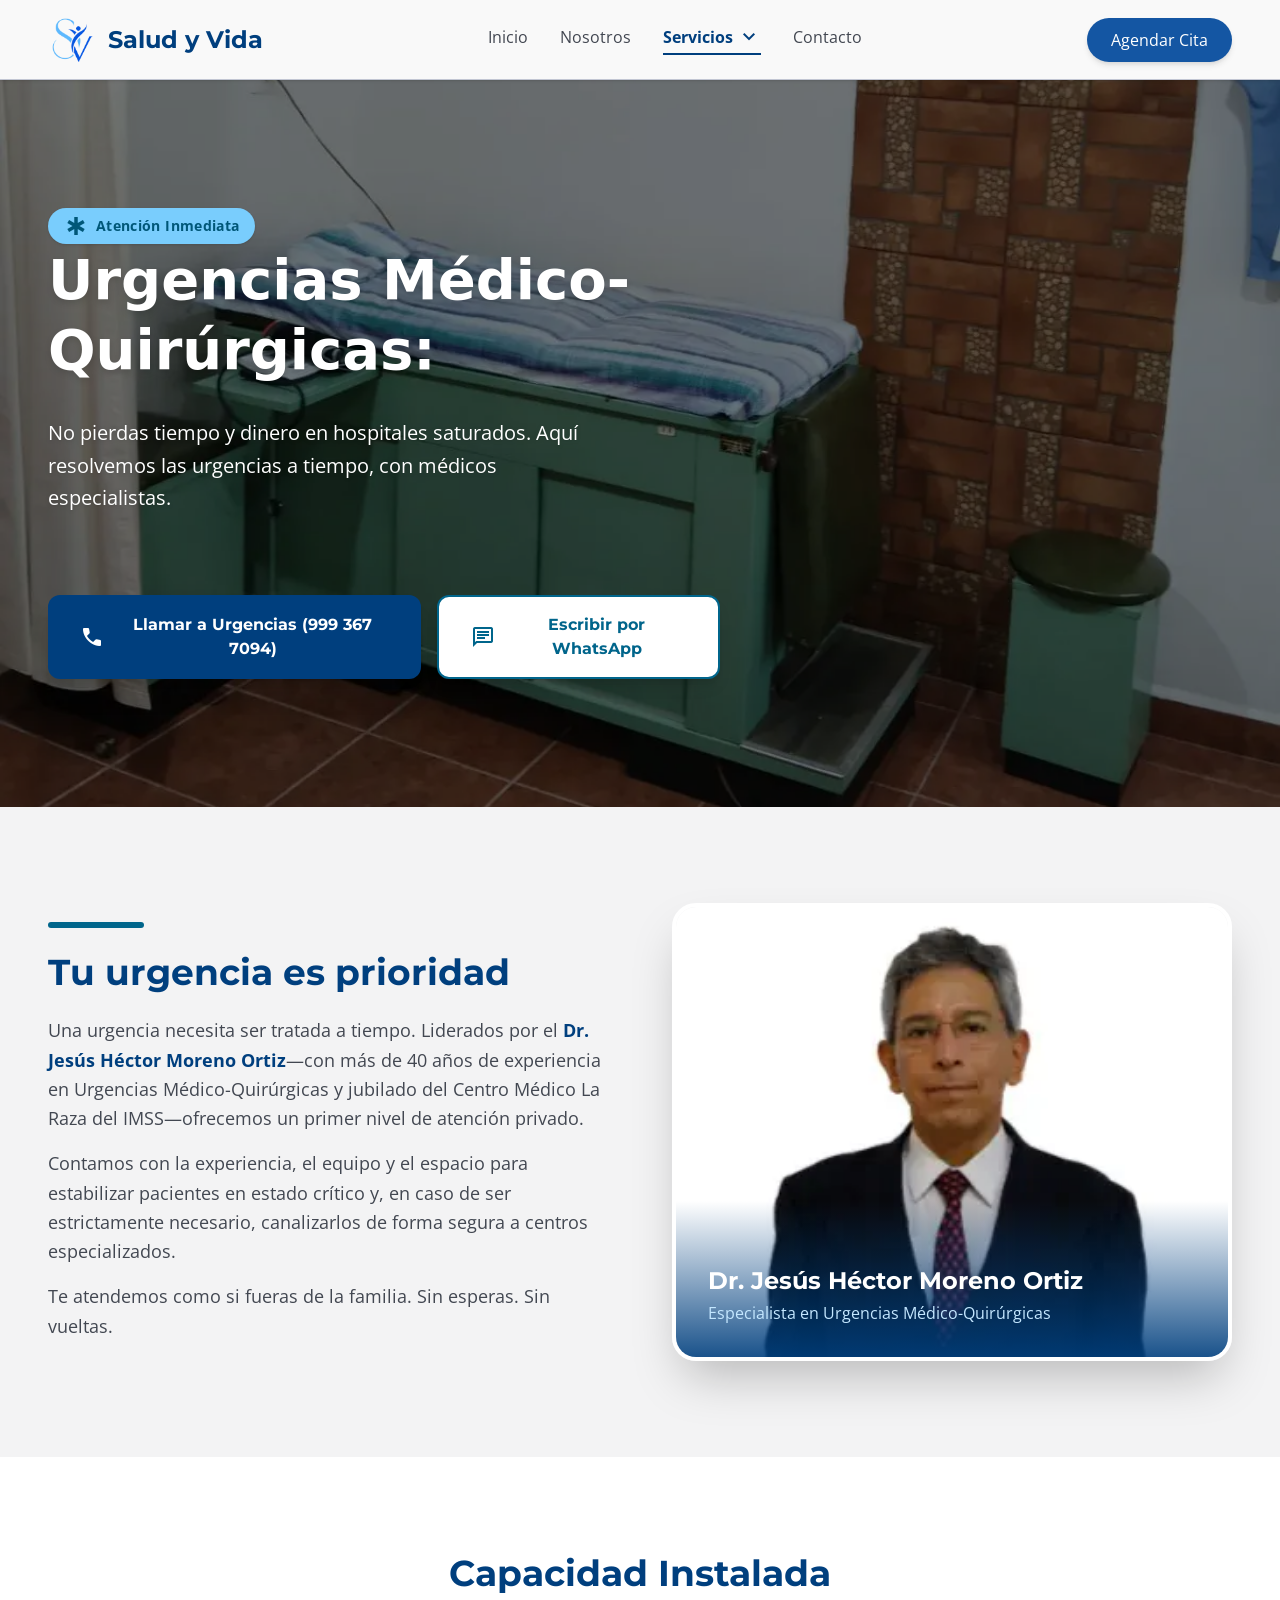
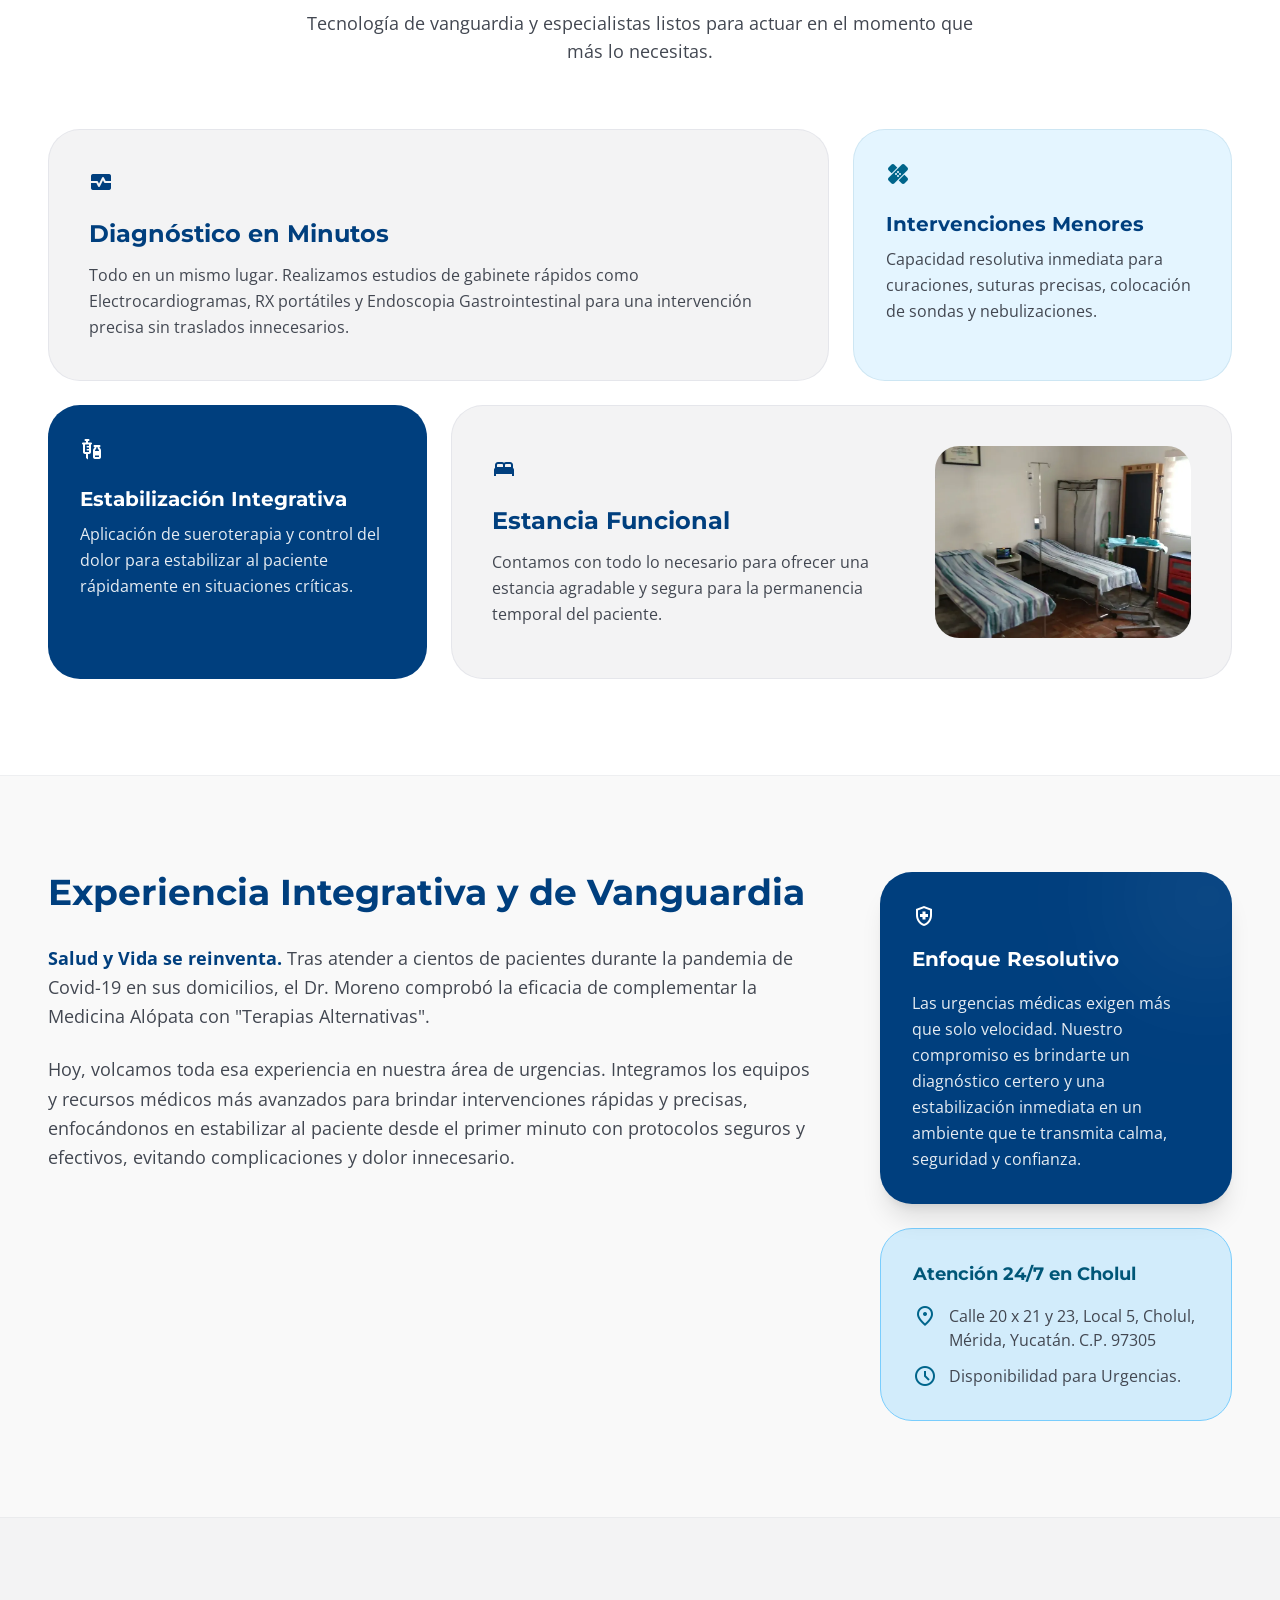
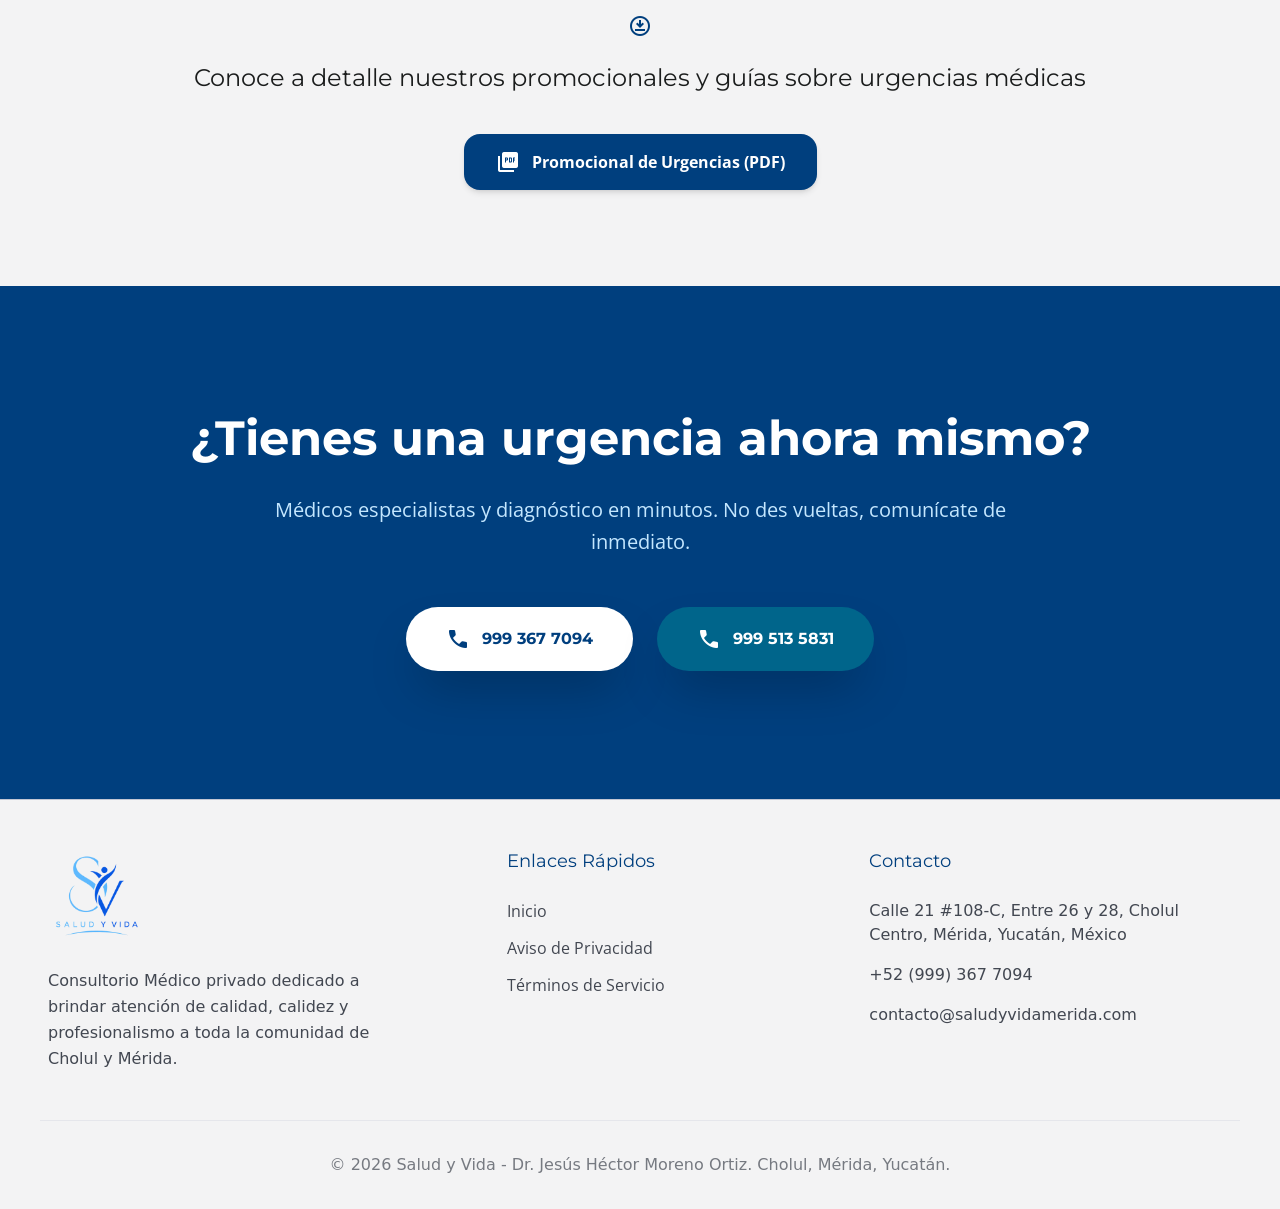
<file: servicios/urgencias/index.html>
<!DOCTYPE html><html lang="es" data-astro-cid-4jmloj5z> <head><meta charset="utf-8"><meta name="viewport" content="width=device-width, initial-scale=1.0"><link rel="canonical" href="https://www.saludyvidamerida.com/servicios/urgencias/"><title>Urgencias Médico-Quirúrgicas | Salud y Vida | Salud y Vida</title><meta name="description" content="Atención inmediata y sin esperas. Consultorio con RX, electrocardiograma y especialistas en urgencias. Atención familiar y privada en Mérida."><meta property="og:image" content="https://www.saludyvidamerida.com/logo-syv.webp"><link rel="icon" type="image/webp" href="/logo-syv-nt.png"><link rel="preconnect" href="https://fonts.googleapis.com"><link rel="preconnect" href="https://fonts.gstatic.com" crossorigin><link href="https://fonts.googleapis.com/css2?family=Montserrat:wght@400;600;700;800&family=Open+Sans:wght@400;600;700&family=Material+Symbols+Outlined:wght,FILL@100..700,0..1&display=swap" rel="stylesheet"><link rel="stylesheet" href="/_astro/site-styles-v4.css"></head> <body data-astro-cid-4jmloj5z> <nav class="sticky top-0 z-50 bg-surface/90 backdrop-blur-md border-b border-outline-variant shadow-sm h-20 flex items-center" data-astro-cid-3ef6ksr2> <div class="flex justify-between items-center px-gutter w-full max-w-container-max mx-auto" data-astro-cid-3ef6ksr2> <a href="/" class="flex items-center gap-3 group hover:opacity-90 transition-opacity" data-astro-cid-3ef6ksr2> <div class="w-12 h-12 flex items-center justify-center" data-astro-cid-3ef6ksr2> <img src="/logo-syv-nt.png" alt="Logo Salud y Vida" class="w-full h-full object-contain group-hover:scale-105 transition-transform duration-300" data-astro-cid-3ef6ksr2> </div> <span class="font-headline-md text-[24px] font-bold text-primary" data-astro-cid-3ef6ksr2>Salud y Vida</span> </a> <div class="hidden md:flex items-center gap-8" data-astro-cid-3ef6ksr2> <a href="/" class="font-body-md transition-colors duration-200 pb-1 border-b-2 text-on-surface-variant border-transparent hover:text-primary" data-astro-cid-3ef6ksr2>Inicio</a> <a href="/nosotros" class="font-body-md transition-colors duration-200 pb-1 border-b-2 text-on-surface-variant border-transparent hover:text-primary" data-astro-cid-3ef6ksr2>Nosotros</a> <div class="relative dropdown group py-2" data-astro-cid-3ef6ksr2> <button class="flex items-center gap-1 transition-colors duration-200 font-body-md focus:outline-none cursor-default pb-1 border-b-2 text-primary border-primary font-bold" data-astro-cid-3ef6ksr2>Servicios<span class="material-symbols-outlined text-[18px]" data-astro-cid-3ef6ksr2>keyboard_arrow_down</span></button> <div class="dropdown-menu hidden absolute left-0 top-full pt-2 w-64 animate-in fade-in duration-200" data-astro-cid-3ef6ksr2> <div class="bg-white rounded-xl shadow-xl border border-outline-variant overflow-hidden" data-astro-cid-3ef6ksr2> <a class="block px-6 py-4 text-on-surface-variant hover:bg-primary-container hover:text-white transition-colors font-headline-md text-[16px] font-semibold" href="/servicios/urgencias" data-astro-cid-3ef6ksr2>Urgencias Médico-Quirurgicas</a> <a class="block px-6 py-4 text-on-surface-variant hover:bg-primary-container hover:text-white transition-colors font-headline-md text-[16px] font-semibold" href="/servicios/regenerativa-y-terapia-celular" data-astro-cid-3ef6ksr2>Medicina regenerativa y terapia celular</a> <a class="block px-6 py-4 text-on-surface-variant hover:bg-primary-container hover:text-white transition-colors font-headline-md text-[16px] font-semibold" href="/servicios/endoscopia-gastrointestinal" data-astro-cid-3ef6ksr2>Endoscopia Gastrointestinal</a> <div class="border-t border-outline-variant" data-astro-cid-3ef6ksr2> <a class="block px-6 py-4 text-primary hover:bg-secondary-fixed transition-colors font-label-md" href="/servicios" data-astro-cid-3ef6ksr2>Ver todos los servicios</a> </div> </div> </div> </div> <a href="/contact" class="font-body-md transition-colors duration-200 pb-1 border-b-2 text-on-surface-variant border-transparent hover:text-primary" data-astro-cid-3ef6ksr2>Contacto</a> </div> <div class="flex items-center gap-4" data-astro-cid-3ef6ksr2> <a href="/contact#whatsappForm" class="hidden md:block bg-primary-container text-white px-6 py-2.5 rounded-full font-label-md hover:bg-primary hover:text-white transition-all shadow-md hover:shadow-lg" data-astro-cid-3ef6ksr2>Agendar Cita</a> <button id="mobile-menu-btn" class="md:hidden text-primary focus:outline-none p-2" data-astro-cid-3ef6ksr2> <span class="material-symbols-outlined text-3xl" data-astro-cid-3ef6ksr2>menu</span> </button> </div> </div> <div id="mobile-menu" class="hidden absolute top-20 left-0 w-full bg-white shadow-lg border-b border-outline-variant flex-col px-6 py-4 gap-4 md:hidden" data-astro-cid-3ef6ksr2> <a href="/" class="font-body-md block text-primary font-bold" data-astro-cid-3ef6ksr2>Inicio</a> <a href="/nosotros" class="font-body-md block text-on-surface-variant" data-astro-cid-3ef6ksr2>Nosotros</a> <div class="flex flex-col" data-astro-cid-3ef6ksr2> <div class="flex justify-between items-center w-full" data-astro-cid-3ef6ksr2> <a href="/servicios" class="font-body-md block text-lg flex-1 text-on-surface-variant" data-astro-cid-3ef6ksr2>Servicios</a> <button id="mobile-services-toggle" class="w-10 h-10 flex-shrink-0 flex items-center justify-center text-on-surface-variant bg-surface-container-low hover:bg-surface-variant rounded-full transition-colors" data-astro-cid-3ef6ksr2> <span class="material-symbols-outlined transition-transform duration-300" id="mobile-services-icon" data-astro-cid-3ef6ksr2>keyboard_arrow_down</span> </button> </div> <div id="mobile-services-submenu" class="hidden flex-col pl-4 mt-4 gap-4 border-l-2 border-outline-variant/30" data-astro-cid-3ef6ksr2> <a href="/servicios/urgencias" class="text-on-surface-variant text-base hover:text-primary" data-astro-cid-3ef6ksr2>Urgencias Médico-Quirurgicas</a> <a href="/servicios/regenerativa-y-terapia-celular" class="text-on-surface-variant text-base hover:text-primary" data-astro-cid-3ef6ksr2>Medicina regenerativa y terapia celular</a> <a href="/servicios/endoscopia-gastrointestinal" class="text-on-surface-variant text-base hover:text-primary" data-astro-cid-3ef6ksr2>Endoscopia Gastrointestinal</a> <a href="/servicios" class="text-primary text-base font-bold" data-astro-cid-3ef6ksr2>Ver todos los servicios</a> </div> </div> <a href="/contact" class="font-body-md block text-on-surface-variant" data-astro-cid-3ef6ksr2>Contacto</a> <button class="bg-primary-container text-on-primary-container px-6 py-2.5 rounded-full font-label-md w-full mt-4 hover:bg-primary hover:text-white transition-colors" data-astro-cid-3ef6ksr2>Agendar Cita</button> </div> </nav> <script type="module">function n(){const o=document.getElementById("mobile-menu-btn"),e=document.getElementById("mobile-menu"),s=document.getElementById("mobile-services-toggle"),t=document.getElementById("mobile-services-submenu"),c=document.getElementById("mobile-services-icon");o&&e&&(o.onclick=()=>{e.classList.toggle("hidden"),e.classList.toggle("flex")}),s&&t&&c&&(s.onclick=()=>{t.classList.toggle("hidden"),t.classList.toggle("flex"),c.classList.toggle("rotate-180")})}document.addEventListener("astro:page-load",n);document.readyState==="complete"||document.readyState==="interactive"?n():document.addEventListener("DOMContentLoaded",n);</script> <main class="w-full overflow-hidden"> <section class="relative min-h-[600px] lg:min-h-[700px] flex items-center overflow-hidden py-24 lg:py-32"> <img src="/_astro/consultorio-mesa-de-exploracion.D9zIF0uL_Z2muYQT.webp" alt="Interior de clínica para urgencias médicas" loading="lazy" decoding="async" class="absolute inset-0 w-full h-full object-cover object-right z-0"> <div class="absolute inset-0 z-5 pointer-events-none" style="background-color: rgba(0, 0, 0, 0.5);"></div> <div class="relative z-20 max-w-container-max mx-auto px-gutter w-full reveal"> <div class="max-w-2xl"> <span class="inline-flex items-center gap-2 bg-secondary-container text-on-secondary-container px-4 py-1.5 rounded-full font-label-md text-sm font-bold tracking-wide shadow-sm"> <span class="material-symbols-outlined text-[18px]">emergency</span>Atención Inmediata</span> <h1 class="font-headline-xl text-[40px] md:text-[56px] text-white font-bold mb-8 leading-tight drop-shadow-md">Urgencias Médico-Quirúrgicas:</h1> <p class="font-body-md text-lg md:text-xl text-white mb-16 leading-relaxed max-w-xl drop-shadow">No pierdas tiempo y dinero en hospitales saturados. Aquí resolvemos las urgencias a tiempo, con médicos especialistas.</p> <div class="flex flex-col sm:flex-row gap-4 pt-4"> <a href="tel:9993677094" class="inline-flex items-center justify-center gap-3 bg-primary text-white px-8 py-4 rounded-xl font-headline-md font-bold hover:-translate-y-1 transition-all shadow-xl text-center"> <span class="material-symbols-outlined" style="font-variation-settings: 'FILL' 1;">call</span>Llamar a Urgencias (999 367 7094)</a> <a href="https://wa.me/529995135831" target="_blank" class="inline-flex items-center justify-center gap-3 bg-white border-2 border-secondary text-secondary px-8 py-4 rounded-xl font-headline-md font-bold hover:bg-secondary-fixed transition-colors shadow-lg text-center"> <span class="material-symbols-outlined">chat</span>Escribir por WhatsApp</a> </div> </div> </div> </section> <section class="py-24 bg-surface-container-low overflow-hidden"> <div class="max-w-container-max mx-auto px-gutter"> <div class="grid md:grid-cols-2 gap-12 lg:gap-16 items-center"> <div class="space-y-6 reveal"> <div class="h-1.5 w-24 bg-secondary rounded-full"></div> <h2 class="font-headline-md text-3xl md:text-4xl text-primary font-bold">Tu urgencia es prioridad</h2> <div class="space-y-4 font-body-md text-lg text-on-surface-variant leading-relaxed"> <p>Una urgencia necesita ser tratada a tiempo. Liderados por el <strong class="text-primary">Dr. Jesús Héctor Moreno Ortiz</strong>—con más de 40 años de experiencia en Urgencias Médico-Quirúrgicas y jubilado del Centro Médico La Raza del IMSS—ofrecemos un primer nivel de atención privado.</p> <p>Contamos con la experiencia, el equipo y el espacio para estabilizar pacientes en estado crítico y, en caso de ser estrictamente necesario, canalizarlos de forma segura a centros especializados.</p> <p>Te atendemos como si fueras de la familia. Sin esperas. Sin vueltas.</p> </div> </div> <div class="relative group reveal delay-100"> <div class="relative rounded-[1.5rem] overflow-hidden shadow-2xl border-4 border-white"> <img src="/_astro/hector-moreno-hero-photo.CQihEeAg_Z2489HA.webp" alt="Dr. Jesús Héctor Moreno Ortiz" loading="lazy" decoding="async" class="w-full h-[450px] object-cover"> <div class="absolute bottom-0 left-0 right-0 bg-gradient-to-t from-primary/90 to-transparent p-8 pt-16"> <p class="text-white font-headline-md text-2xl font-bold">Dr. Jesús Héctor Moreno Ortiz</p> <p class="text-secondary-fixed font-label-md mt-1">Especialista en Urgencias Médico-Quirúrgicas</p> </div> </div> </div> </div> </div> </section> <section class="py-24 bg-white"> <div class="max-w-container-max mx-auto px-gutter"> <div class="text-center mb-16 space-y-4 reveal"> <h2 class="font-headline-md text-3xl md:text-4xl text-primary font-bold">Capacidad Instalada</h2> <p class="font-body-md text-lg text-on-surface-variant max-w-2xl mx-auto">Tecnología de vanguardia y especialistas listos para actuar en el momento que más lo necesitas.</p> </div> <div class="grid grid-cols-1 md:grid-cols-12 gap-6"> <div class="md:col-span-8 bg-surface-container-low p-10 rounded-[2rem] flex flex-col justify-between border border-outline-variant/30"> <span class="material-symbols-outlined text-[40px] text-primary mb-6" style="font-variation-settings: 'FILL' 1;">monitor_heart</span> <h3 class="font-headline-md text-2xl text-primary font-bold mb-3">Diagnóstico en Minutos</h3> <p class="font-body-md text-on-surface-variant leading-relaxed">Todo en un mismo lugar. Realizamos estudios de gabinete rápidos como Electrocardiogramas, RX portátiles y Endoscopia Gastrointestinal para una intervención precisa sin traslados innecesarios.</p> </div> <div class="md:col-span-4 bg-secondary-container/20 p-8 rounded-[2rem] border border-secondary/10"> <span class="material-symbols-outlined text-[32px] text-secondary mb-6" style="font-variation-settings: 'FILL' 1;">healing</span> <h3 class="font-headline-md text-xl text-primary font-bold mb-2">Intervenciones Menores</h3> <p class="font-body-md text-on-surface-variant leading-relaxed">Capacidad resolutiva inmediata para curaciones, suturas precisas, colocación de sondas y nebulizaciones.</p> </div> <div class="md:col-span-4 bg-primary p-8 rounded-[2rem] text-white"> <span class="material-symbols-outlined text-[32px] mb-6" style="font-variation-settings: 'FILL' 1;">vaccines</span> <h3 class="font-headline-md text-xl font-bold mb-2">Estabilización Integrativa</h3> <p class="font-body-md opacity-90 leading-relaxed">Aplicación de sueroterapia y control del dolor para estabilizar al paciente rápidamente en situaciones críticas.</p> </div> <div class="md:col-span-8 bg-surface-container-low p-10 rounded-[2rem] flex flex-col md:flex-row gap-8 items-center border border-outline-variant/30"> <div class="flex-1"> <span class="material-symbols-outlined text-[40px] text-primary mb-6" style="font-variation-settings: 'FILL' 1;">bed</span> <h3 class="font-headline-md text-2xl text-primary font-bold mb-3">Estancia Funcional</h3> <p class="font-body-md text-on-surface-variant leading-relaxed">Contamos con todo lo necesario para ofrecer una estancia agradable y segura para la permanencia temporal del paciente.</p> </div> <div class="w-full md:w-64 h-48 rounded-[1.5rem] overflow-hidden shadow-inner flex-shrink-0 relative"> <img src="/_astro/estancia_funcional.B-dFLpN4_ZQR8pa.webp" alt="Cama de hospital para estabilización" loading="lazy" decoding="async" class="absolute inset-0 w-full h-full object-cover"> </div> </div> </div> </div> </section> <section class="py-24 bg-surface overflow-hidden border-t border-outline-variant/20"> <div class="max-w-container-max mx-auto px-gutter"> <div class="grid lg:grid-cols-3 gap-12 lg:gap-16"> <div class="lg:col-span-2 space-y-8 reveal"> <h2 class="font-headline-md text-3xl md:text-4xl text-primary font-bold">Experiencia Integrativa y de Vanguardia</h2> <div class="space-y-6 font-body-md text-lg text-on-surface-variant leading-relaxed"> <p><strong class="text-primary">Salud y Vida se reinventa.</strong> Tras atender a cientos de pacientes durante la pandemia de Covid-19 en sus domicilios, el Dr. Moreno comprobó la eficacia de complementar la Medicina Alópata con "Terapias Alternativas".</p> <p>Hoy, volcamos toda esa experiencia en nuestra área de urgencias. Integramos los equipos y recursos médicos más avanzados para brindar intervenciones rápidas y precisas, enfocándonos en estabilizar al paciente desde el primer minuto con protocolos seguros y efectivos, evitando complicaciones y dolor innecesario.</p> </div> </div> <aside class="space-y-6 reveal delay-100"> <div class="bg-primary text-white p-8 rounded-[2rem] shadow-xl relative overflow-hidden"> <div class="absolute -top-10 -right-10 w-32 h-32 bg-white/10 rounded-full blur-3xl pointer-events-none"></div> <div class="relative z-10"> <span class="material-symbols-outlined text-[32px] mb-4">health_and_safety</span> <h3 class="font-headline-md text-[20px] font-bold mb-4">Enfoque Resolutivo</h3> <p class="font-body-md opacity-90 leading-relaxed">Las urgencias médicas exigen más que solo velocidad. Nuestro compromiso es brindarte un diagnóstico certero y una estabilización inmediata en un ambiente que te transmita calma, seguridad y confianza.</p> </div> </div> <div class="bg-secondary-container/30 p-8 rounded-[2rem] border border-secondary-container"> <h4 class="font-headline-md text-[18px] text-on-secondary-container font-bold mb-4">Atención 24/7 en Cholul</h4> <div class="space-y-3"> <div class="flex items-start gap-3"> <span class="material-symbols-outlined text-secondary">location_on</span> <p class="font-body-md text-on-surface-variant">Calle 20 x 21 y 23, Local 5, Cholul, Mérida, Yucatán. C.P. 97305</p> </div> <div class="flex items-start gap-3"> <span class="material-symbols-outlined text-secondary">schedule</span> <p class="font-body-md text-on-surface-variant">Disponibilidad para Urgencias.</p> </div> </div> </div> </aside> </div> </div> </section> <section class="py-24 bg-surface-container-low border-t border-outline-variant/20"> <div class="max-w-container-max mx-auto px-gutter text-center reveal"> <div class="max-w-4xl mx-auto"> <span class="material-symbols-outlined text-primary text-5xl md:text-6xl mb-6">download_for_offline</span> <p class="font-headline-md text-2xl text-on-surface mb-10">Conoce a detalle nuestros promocionales y guías sobre urgencias médicas</p> <a href="/docs/Urgencias.pdf" target="_blank" download class="inline-flex justify-center items-center gap-3 bg-primary text-white px-8 py-4 rounded-2xl font-label-md font-bold hover:bg-primary-container shadow-md"> <span class="material-symbols-outlined" style="font-variation-settings: 'FILL' 1;">picture_as_pdf</span>Promocional de Urgencias (PDF)</a> </div> </div> </section> <section class="bg-primary py-24 lg:py-32 relative overflow-hidden"> <div class="max-w-container-max mx-auto px-gutter relative z-10 text-center space-y-8 reveal"> <h2 class="font-headline-md text-4xl md:text-5xl text-white font-bold">¿Tienes una urgencia ahora mismo?</h2> <p class="font-body-md text-lg md:text-xl text-secondary-fixed max-w-3xl mx-auto leading-relaxed">Médicos especialistas y diagnóstico en minutos. No des vueltas, comunícate de inmediato.</p> <div class="flex flex-wrap justify-center gap-6 pt-4"> <a href="tel:9993677094" class="inline-flex items-center gap-3 bg-white text-primary px-10 py-5 rounded-full font-headline-md font-bold shadow-2xl"> <span class="material-symbols-outlined" style="font-variation-settings: 'FILL' 1;">call</span>999 367 7094</a> <a href="tel:9995135831" class="inline-flex items-center gap-3 bg-secondary text-white px-10 py-5 rounded-full font-headline-md font-bold shadow-2xl"> <span class="material-symbols-outlined" style="font-variation-settings: 'FILL' 1;">call</span>999 513 5831</a> </div> </div> </section> </main> <footer class="bg-surface-container-low border-t border-outline-variant"> <div class="grid grid-cols-1 md:grid-cols-3 gap-stack-lg px-gutter py-stack-lg max-w-container-max mx-auto"> <div> <img src="/logo-syv-nb.png" alt="Logo Salud y Vida" class="w-24 h-auto object-contain mb-6"> <p class="text-body-md text-on-surface-variant leading-relaxed">Consultorio Médico privado dedicado a brindar atención de calidad, calidez y profesionalismo a toda la comunidad de Cholul y Mérida.</p> </div> <div class="md:px-12"> <h4 class="font-headline-md text-[18px] text-primary mb-6">Enlaces Rápidos</h4> <ul class="space-y-3"> <li><a class="text-on-surface-variant hover:text-secondary font-label-md" href="/">Inicio</a></li> <li><a class="text-on-surface-variant hover:text-secondary font-label-md" href="/privacidad">Aviso de Privacidad</a></li> <li><a class="text-on-surface-variant hover:text-secondary font-label-md" href="/terminos">Términos de Servicio</a></li> </ul> </div> <div> <h4 class="font-headline-md text-[18px] text-primary mb-6">Contacto</h4> <ul class="space-y-4"> <li class="text-on-surface-variant text-label-md">Calle 21 #108-C, Entre 26 y 28, Cholul Centro, Mérida, Yucatán, México</li> <li class="text-on-surface-variant text-label-md">+52 (999) 367 7094</li> <li class="text-on-surface-variant text-label-md">contacto@saludyvidamerida.com</li> </ul> </div> </div> <div class="max-w-container-max mx-auto px-gutter py-8 border-t border-outline-variant/30 text-center"> <p class="text-label-md text-on-surface-variant opacity-70">© 2026 Salud y Vida - Dr. Jesús Héctor Moreno Ortiz. Cholul, Mérida, Yucatán.</p> </div> </footer><script>function initReveal(){const els=document.querySelectorAll(".reveal");const io=new IntersectionObserver(entries=>{entries.forEach(e=>{if(e.isIntersecting)e.target.classList.add("active")})},{threshold:.15});els.forEach(e=>io.observe(e))}document.addEventListener("astro:page-load",initReveal);document.readyState==="complete"||document.readyState==="interactive"?initReveal():document.addEventListener("DOMContentLoaded",initReveal);</script></body></html>
</file>
<file: _astro/site-styles-v4.css>
.dropdown[data-astro-cid-3ef6ksr2]:hover .dropdown-menu[data-astro-cid-3ef6ksr2]{display:block}.material-symbols-outlined[data-astro-cid-3ef6ksr2]{font-variation-settings:"FILL" 0,"wght" 400,"GRAD" 0,"opsz" 24}@layer properties{@supports (((-webkit-hyphens:none)) and (not (margin-trim:inline))) or ((-moz-orient:inline) and (not (color:rgb(from red r g b)))){*,:before,:after,::backdrop{--tw-translate-x:0;--tw-translate-y:0;--tw-translate-z:0;--tw-rotate-x:initial;--tw-rotate-y:initial;--tw-rotate-z:initial;--tw-skew-x:initial;--tw-skew-y:initial;--tw-space-y-reverse:0;--tw-space-x-reverse:0;--tw-border-style:solid;--tw-gradient-position:initial;--tw-gradient-from:#0000;--tw-gradient-via:#0000;--tw-gradient-to:#0000;--tw-gradient-stops:initial;--tw-gradient-via-stops:initial;--tw-gradient-from-position:0%;--tw-gradient-via-position:50%;--tw-gradient-to-position:100%;--tw-leading:initial;--tw-font-weight:initial;--tw-tracking:initial;--tw-shadow:0 0 #0000;--tw-shadow-color:initial;--tw-shadow-alpha:100%;--tw-inset-shadow:0 0 #0000;--tw-inset-shadow-color:initial;--tw-inset-shadow-alpha:100%;--tw-ring-color:initial;--tw-ring-shadow:0 0 #0000;--tw-inset-ring-color:initial;--tw-inset-ring-shadow:0 0 #0000;--tw-ring-inset:initial;--tw-ring-offset-width:0px;--tw-ring-offset-color:#fff;--tw-ring-offset-shadow:0 0 #0000;--tw-blur:initial;--tw-brightness:initial;--tw-contrast:initial;--tw-grayscale:initial;--tw-hue-rotate:initial;--tw-invert:initial;--tw-opacity:initial;--tw-saturate:initial;--tw-sepia:initial;--tw-drop-shadow:initial;--tw-drop-shadow-color:initial;--tw-drop-shadow-alpha:100%;--tw-drop-shadow-size:initial;--tw-backdrop-blur:initial;--tw-backdrop-brightness:initial;--tw-backdrop-contrast:initial;--tw-backdrop-grayscale:initial;--tw-backdrop-hue-rotate:initial;--tw-backdrop-invert:initial;--tw-backdrop-opacity:initial;--tw-backdrop-saturate:initial;--tw-backdrop-sepia:initial;--tw-duration:initial;--tw-scale-x:1;--tw-scale-y:1;--tw-scale-z:1}}}@layer theme{:root,:host{--font-sans:ui-sans-serif, system-ui, sans-serif, "Apple Color Emoji", "Segoe UI Emoji", "Segoe UI Symbol", "Noto Color Emoji";--font-mono:ui-monospace, SFMono-Regular, Menlo, Monaco, Consolas, "Liberation Mono", "Courier New", monospace;--color-red-500:oklch(63.7% .237 25.331);--color-white:#fff;--spacing:.25rem;--container-sm:24rem;--container-md:28rem;--container-xl:36rem;--container-2xl:42rem;--container-3xl:48rem;--container-4xl:56rem;--container-5xl:64rem;--text-sm:.875rem;--text-sm--line-height:calc(1.25 / .875);--text-base:1rem;--text-base--line-height: 1.5 ;--text-lg:1.125rem;--text-lg--line-height:calc(1.75 / 1.125);--text-xl:1.25rem;--text-xl--line-height:calc(1.75 / 1.25);--text-2xl:1.5rem;--text-2xl--line-height:calc(2 / 1.5);--text-3xl:1.875rem;--text-3xl--line-height: 1.2 ;--text-4xl:2.25rem;--text-4xl--line-height:calc(2.5 / 2.25);--text-5xl:3rem;--text-5xl--line-height:1;--text-6xl:3.75rem;--text-6xl--line-height:1;--text-8xl:6rem;--text-8xl--line-height:1;--font-weight-medium:500;--font-weight-semibold:600;--font-weight-bold:700;--tracking-wide:.025em;--tracking-wider:.05em;--leading-tight:1.25;--leading-snug:1.375;--leading-relaxed:1.625;--radius-lg:.5rem;--radius-xl:.75rem;--radius-2xl:1rem;--radius-3xl:1.5rem;--drop-shadow-md:0 3px 3px #0000001f;--animate-pulse:pulse 2s cubic-bezier(.4, 0, .6, 1) infinite;--blur-sm:8px;--blur-md:12px;--blur-2xl:40px;--blur-3xl:64px;--default-transition-duration:.15s;--default-transition-timing-function:cubic-bezier(.4, 0, .2, 1);--default-font-family:var(--font-sans);--default-mono-font-family:var(--font-mono);--color-primary:#003f7e;--color-primary-container:#1456a3;--color-on-primary-container:#b3ceff;--color-surface:#f9f9f9;--color-on-surface:#1a1c1c;--color-on-surface-variant:#424751;--color-outline-variant:#c2c6d3;--color-secondary-fixed:#c4e7ff;--color-surface-container-low:#f3f3f4;--color-secondary:#00658b;--color-primary-fixed:#d6e3ff;--color-secondary-container:#79cdfd;--color-on-secondary-container:#005778;--font-headline-md:"Montserrat", sans-serif;--font-body-md:"Open Sans", sans-serif;--font-label-md:"Open Sans", sans-serif;--spacing-container-max:1200px;--spacing-gutter:.5rem;--spacing-stack-lg:3rem}}@layer base{*,:after,:before,::backdrop{box-sizing:border-box;border:0 solid;margin:0;padding:0}::file-selector-button{box-sizing:border-box;border:0 solid;margin:0;padding:0}html,:host{-webkit-text-size-adjust:100%;tab-size:4;line-height:1.5;font-family:var(--default-font-family,ui-sans-serif, system-ui, sans-serif, "Apple Color Emoji", "Segoe UI Emoji", "Segoe UI Symbol", "Noto Color Emoji");font-feature-settings:var(--default-font-feature-settings,normal);font-variation-settings:var(--default-font-variation-settings,normal);-webkit-tap-highlight-color:transparent}hr{height:0;color:inherit;border-top-width:1px}abbr:where([title]){-webkit-text-decoration:underline dotted;text-decoration:underline dotted}h1,h2,h3,h4,h5,h6{font-size:inherit;font-weight:inherit}a{color:inherit;-webkit-text-decoration:inherit;text-decoration:inherit}b,strong{font-weight:bolder}code,kbd,samp,pre{font-family:var(--default-mono-font-family,ui-monospace, SFMono-Regular, Menlo, Monaco, Consolas, "Liberation Mono", "Courier New", monospace);font-feature-settings:var(--default-mono-font-feature-settings,normal);font-variation-settings:var(--default-mono-font-variation-settings,normal);font-size:1em}small{font-size:80%}sub,sup{vertical-align:baseline;font-size:75%;line-height:0;position:relative}sub{bottom:-.25em}sup{top:-.5em}table{text-indent:0;border-color:inherit;border-collapse:collapse}:-moz-focusring{outline:auto}progress{vertical-align:baseline}summary{display:list-item}ol,ul,menu{list-style:none}img,svg,video,canvas,audio,iframe,embed,object{vertical-align:middle;display:block}img,video{max-width:100%;height:auto}button,input,select,optgroup,textarea{font:inherit;font-feature-settings:inherit;font-variation-settings:inherit;letter-spacing:inherit;color:inherit;opacity:1;background-color:#0000;border-radius:0}::file-selector-button{font:inherit;font-feature-settings:inherit;font-variation-settings:inherit;letter-spacing:inherit;color:inherit;opacity:1;background-color:#0000;border-radius:0}:where(select:is([multiple],[size])) optgroup{font-weight:bolder}:where(select:is([multiple],[size])) optgroup option{padding-inline-start:20px}::file-selector-button{margin-inline-end:4px}::placeholder{opacity:1}@supports (not ((-webkit-appearance:-apple-pay-button))) or (contain-intrinsic-size:1px){::placeholder{color:currentColor}@supports (color:color-mix(in lab,red,red)){::placeholder{color:color-mix(in oklab,currentcolor 50%,transparent)}}}textarea{resize:vertical}::-webkit-search-decoration{-webkit-appearance:none}::-webkit-date-and-time-value{min-height:1lh;text-align:inherit}::-webkit-datetime-edit{display:inline-flex}::-webkit-datetime-edit-fields-wrapper{padding:0}::-webkit-datetime-edit{padding-block:0}::-webkit-datetime-edit-year-field{padding-block:0}::-webkit-datetime-edit-month-field{padding-block:0}::-webkit-datetime-edit-day-field{padding-block:0}::-webkit-datetime-edit-hour-field{padding-block:0}::-webkit-datetime-edit-minute-field{padding-block:0}::-webkit-datetime-edit-second-field{padding-block:0}::-webkit-datetime-edit-millisecond-field{padding-block:0}::-webkit-datetime-edit-meridiem-field{padding-block:0}::-webkit-calendar-picker-indicator{line-height:1}:-moz-ui-invalid{box-shadow:none}button,input:where([type=button],[type=reset],[type=submit]){appearance:button}::file-selector-button{appearance:button}::-webkit-inner-spin-button{height:auto}::-webkit-outer-spin-button{height:auto}[hidden]:where(:not([hidden=until-found])){display:none!important}}@layer components;@layer utilities{.pointer-events-auto{pointer-events:auto}.pointer-events-none{pointer-events:none}.absolute{position:absolute}.fixed{position:fixed}.relative{position:relative}.static{position:static}.sticky{position:sticky}.-inset-4{inset:calc(var(--spacing) * -4)}.inset-0{inset:calc(var(--spacing) * 0)}.-top-10{top:calc(var(--spacing) * -10)}.-top-12{top:calc(var(--spacing) * -12)}.-top-20{top:calc(var(--spacing) * -20)}.top-0{top:calc(var(--spacing) * 0)}.top-1\/2{top:50%}.top-4{top:calc(var(--spacing) * 4)}.top-10{top:calc(var(--spacing) * 10)}.top-20{top:calc(var(--spacing) * 20)}.top-28{top:calc(var(--spacing) * 28)}.top-full{top:100%}.-right-10{right:calc(var(--spacing) * -10)}.-right-12{right:calc(var(--spacing) * -12)}.-right-20{right:calc(var(--spacing) * -20)}.right-0{right:calc(var(--spacing) * 0)}.right-4{right:calc(var(--spacing) * 4)}.right-6{right:calc(var(--spacing) * 6)}.right-\[15\%\]{right:15%}.-bottom-20{bottom:calc(var(--spacing) * -20)}.bottom-0{bottom:calc(var(--spacing) * 0)}.bottom-4{bottom:calc(var(--spacing) * 4)}.bottom-6{bottom:calc(var(--spacing) * 6)}.-left-12{left:calc(var(--spacing) * -12)}.-left-20{left:calc(var(--spacing) * -20)}.left-0{left:calc(var(--spacing) * 0)}.left-1\/2{left:50%}.left-4{left:calc(var(--spacing) * 4)}.left-6{left:calc(var(--spacing) * 6)}.left-\[15\%\]{left:15%}.-z-10{z-index:-10}.z-0{z-index:0}.z-5{z-index:5}.z-10{z-index:10}.z-20{z-index:20}.z-50{z-index:50}.z-\[100\]{z-index:100}.order-1{order:1}.order-2{order:2}.container{width:100%}@media(min-width:40rem){.container{max-width:40rem}}@media(min-width:48rem){.container{max-width:48rem}}@media(min-width:64rem){.container{max-width:64rem}}@media(min-width:80rem){.container{max-width:80rem}}@media(min-width:96rem){.container{max-width:96rem}}.mx-auto{margin-inline:auto}.-mt-20{margin-top:calc(var(--spacing) * -20)}.-mt-32{margin-top:calc(var(--spacing) * -32)}.mt-0\.5{margin-top:calc(var(--spacing) * .5)}.mt-1{margin-top:calc(var(--spacing) * 1)}.mt-2{margin-top:calc(var(--spacing) * 2)}.mt-4{margin-top:calc(var(--spacing) * 4)}.mt-6{margin-top:calc(var(--spacing) * 6)}.mt-12{margin-top:calc(var(--spacing) * 12)}.mt-16{margin-top:calc(var(--spacing) * 16)}.mt-auto{margin-top:auto}.-mr-20{margin-right:calc(var(--spacing) * -20)}.-mr-32{margin-right:calc(var(--spacing) * -32)}.mb-0{margin-bottom:calc(var(--spacing) * 0)}.mb-1{margin-bottom:calc(var(--spacing) * 1)}.mb-2{margin-bottom:calc(var(--spacing) * 2)}.mb-3{margin-bottom:calc(var(--spacing) * 3)}.mb-4{margin-bottom:calc(var(--spacing) * 4)}.mb-6{margin-bottom:calc(var(--spacing) * 6)}.mb-8{margin-bottom:calc(var(--spacing) * 8)}.mb-10{margin-bottom:calc(var(--spacing) * 10)}.mb-12{margin-bottom:calc(var(--spacing) * 12)}.mb-16{margin-bottom:calc(var(--spacing) * 16)}.mb-auto{margin-bottom:auto}.ml-1{margin-left:calc(var(--spacing) * 1)}.ml-11{margin-left:calc(var(--spacing) * 11)}.block{display:block}.flex{display:flex}.grid{display:grid}.hidden{display:none}.inline-block{display:inline-block}.inline-flex{display:inline-flex}.aspect-\[4\/5\]{aspect-ratio:4/5}.h-0\.5{height:calc(var(--spacing) * .5)}.h-1{height:calc(var(--spacing) * 1)}.h-1\.5{height:calc(var(--spacing) * 1.5)}.h-8{height:calc(var(--spacing) * 8)}.h-10{height:calc(var(--spacing) * 10)}.h-12{height:calc(var(--spacing) * 12)}.h-14{height:calc(var(--spacing) * 14)}.h-16{height:calc(var(--spacing) * 16)}.h-20{height:calc(var(--spacing) * 20)}.h-24{height:calc(var(--spacing) * 24)}.h-32{height:calc(var(--spacing) * 32)}.h-48{height:calc(var(--spacing) * 48)}.h-64{height:calc(var(--spacing) * 64)}.h-\[300px\]{height:300px}.h-\[400px\]{height:400px}.h-\[450px\]{height:450px}.h-\[800px\]{height:800px}.h-auto{height:auto}.h-full{height:100%}.min-h-\[60vh\]{min-height:60vh}.min-h-\[70vh\]{min-height:70vh}.min-h-\[200px\]{min-height:200px}.min-h-\[300px\]{min-height:300px}.min-h-\[600px\]{min-height:600px}.w-8{width:calc(var(--spacing) * 8)}.w-10{width:calc(var(--spacing) * 10)}.w-12{width:calc(var(--spacing) * 12)}.w-14{width:calc(var(--spacing) * 14)}.w-16{width:calc(var(--spacing) * 16)}.w-20{width:calc(var(--spacing) * 20)}.w-24{width:calc(var(--spacing) * 24)}.w-32{width:calc(var(--spacing) * 32)}.w-48{width:calc(var(--spacing) * 48)}.w-64{width:calc(var(--spacing) * 64)}.w-\[90\%\]{width:90%}.w-\[800px\]{width:800px}.w-full{width:100%}.max-w-2xl{max-width:var(--container-2xl)}.max-w-3xl{max-width:var(--container-3xl)}.max-w-4xl{max-width:var(--container-4xl)}.max-w-5xl{max-width:var(--container-5xl)}.max-w-container-max{max-width:var(--spacing-container-max)}.max-w-md{max-width:var(--container-md)}.max-w-sm{max-width:var(--container-sm)}.max-w-xl{max-width:var(--container-xl)}.flex-1{flex:1}.flex-shrink-0{flex-shrink:0}.flex-grow{flex-grow:1}.-translate-x-1\/2{--tw-translate-x: -50% ;translate:var(--tw-translate-x) var(--tw-translate-y)}.-translate-y-1\/2{--tw-translate-y: -50% ;translate:var(--tw-translate-x) var(--tw-translate-y)}.translate-y-0{--tw-translate-y:calc(var(--spacing) * 0);translate:var(--tw-translate-x) var(--tw-translate-y)}.translate-y-10{--tw-translate-y:calc(var(--spacing) * 10);translate:var(--tw-translate-x) var(--tw-translate-y)}.-rotate-2{rotate:-2deg}.rotate-2{rotate:2deg}.rotate-180{rotate:180deg}.transform{transform:var(--tw-rotate-x,) var(--tw-rotate-y,) var(--tw-rotate-z,) var(--tw-skew-x,) var(--tw-skew-y,)}.cursor-default{cursor:default}.resize-none{resize:none}.scroll-mt-20{scroll-margin-top:calc(var(--spacing) * 20)}.scroll-mt-24{scroll-margin-top:calc(var(--spacing) * 24)}.appearance-none{appearance:none}.grid-cols-1{grid-template-columns:repeat(1,minmax(0,1fr))}.grid-cols-2{grid-template-columns:repeat(2,minmax(0,1fr))}.flex-col{flex-direction:column}.flex-wrap{flex-wrap:wrap}.items-center{align-items:center}.items-end{align-items:flex-end}.items-start{align-items:flex-start}.items-stretch{align-items:stretch}.justify-between{justify-content:space-between}.justify-center{justify-content:center}.justify-end{justify-content:flex-end}.gap-1{gap:calc(var(--spacing) * 1)}.gap-2{gap:calc(var(--spacing) * 2)}.gap-3{gap:calc(var(--spacing) * 3)}.gap-4{gap:calc(var(--spacing) * 4)}.gap-5{gap:calc(var(--spacing) * 5)}.gap-6{gap:calc(var(--spacing) * 6)}.gap-8{gap:calc(var(--spacing) * 8)}.gap-12{gap:calc(var(--spacing) * 12)}.gap-16{gap:calc(var(--spacing) * 16)}.gap-stack-lg{gap:var(--spacing-stack-lg)}:where(.space-y-2>:not(:last-child)){--tw-space-y-reverse:0;margin-block-start:calc(calc(var(--spacing) * 2) * var(--tw-space-y-reverse));margin-block-end:calc(calc(var(--spacing) * 2) * calc(1 - var(--tw-space-y-reverse)))}:where(.space-y-3>:not(:last-child)){--tw-space-y-reverse:0;margin-block-start:calc(calc(var(--spacing) * 3) * var(--tw-space-y-reverse));margin-block-end:calc(calc(var(--spacing) * 3) * calc(1 - var(--tw-space-y-reverse)))}:where(.space-y-4>:not(:last-child)){--tw-space-y-reverse:0;margin-block-start:calc(calc(var(--spacing) * 4) * var(--tw-space-y-reverse));margin-block-end:calc(calc(var(--spacing) * 4) * calc(1 - var(--tw-space-y-reverse)))}:where(.space-y-6>:not(:last-child)){--tw-space-y-reverse:0;margin-block-start:calc(calc(var(--spacing) * 6) * var(--tw-space-y-reverse));margin-block-end:calc(calc(var(--spacing) * 6) * calc(1 - var(--tw-space-y-reverse)))}:where(.space-y-8>:not(:last-child)){--tw-space-y-reverse:0;margin-block-start:calc(calc(var(--spacing) * 8) * var(--tw-space-y-reverse));margin-block-end:calc(calc(var(--spacing) * 8) * calc(1 - var(--tw-space-y-reverse)))}:where(.space-y-10>:not(:last-child)){--tw-space-y-reverse:0;margin-block-start:calc(calc(var(--spacing) * 10) * var(--tw-space-y-reverse));margin-block-end:calc(calc(var(--spacing) * 10) * calc(1 - var(--tw-space-y-reverse)))}:where(.-space-x-3>:not(:last-child)){--tw-space-x-reverse:0;margin-inline-start:calc(calc(var(--spacing) * -3) * var(--tw-space-x-reverse));margin-inline-end:calc(calc(var(--spacing) * -3) * calc(1 - var(--tw-space-x-reverse)))}.self-start{align-self:flex-start}.overflow-hidden{overflow:hidden}.rounded-2xl{border-radius:var(--radius-2xl)}.rounded-3xl{border-radius:var(--radius-3xl)}.rounded-\[1\.5rem\]{border-radius:1.5rem}.rounded-\[2\.5rem\]{border-radius:2.5rem}.rounded-\[2rem\]{border-radius:2rem}.rounded-\[3rem\]{border-radius:3rem}.rounded-full{border-radius:3.40282e38px}.rounded-lg{border-radius:var(--radius-lg)}.rounded-xl{border-radius:var(--radius-xl)}.rounded-r-2xl{border-top-right-radius:var(--radius-2xl);border-bottom-right-radius:var(--radius-2xl)}.rounded-r-3xl{border-top-right-radius:var(--radius-3xl);border-bottom-right-radius:var(--radius-3xl)}.border{border-style:var(--tw-border-style);border-width:1px}.border-2{border-style:var(--tw-border-style);border-width:2px}.border-4{border-style:var(--tw-border-style);border-width:4px}.border-y{border-block-style:var(--tw-border-style);border-block-width:1px}.border-t{border-top-style:var(--tw-border-style);border-top-width:1px}.border-t-2{border-top-style:var(--tw-border-style);border-top-width:2px}.border-b{border-bottom-style:var(--tw-border-style);border-bottom-width:1px}.border-b-2{border-bottom-style:var(--tw-border-style);border-bottom-width:2px}.border-l-2{border-left-style:var(--tw-border-style);border-left-width:2px}.border-l-4{border-left-style:var(--tw-border-style);border-left-width:4px}.border-dashed{--tw-border-style:dashed;border-style:dashed}.border-outline-variant{border-color:var(--color-outline-variant)}.border-outline-variant\/10{border-color:#c2c6d31a}@supports (color:color-mix(in lab,red,red)){.border-outline-variant\/10{border-color:color-mix(in oklab,var(--color-outline-variant) 10%,transparent)}}.border-outline-variant\/20{border-color:#c2c6d333}@supports (color:color-mix(in lab,red,red)){.border-outline-variant\/20{border-color:color-mix(in oklab,var(--color-outline-variant) 20%,transparent)}}.border-outline-variant\/30{border-color:#c2c6d34d}@supports (color:color-mix(in lab,red,red)){.border-outline-variant\/30{border-color:color-mix(in oklab,var(--color-outline-variant) 30%,transparent)}}.border-outline-variant\/40{border-color:#c2c6d366}@supports (color:color-mix(in lab,red,red)){.border-outline-variant\/40{border-color:color-mix(in oklab,var(--color-outline-variant) 40%,transparent)}}.border-outline-variant\/50{border-color:#c2c6d380}@supports (color:color-mix(in lab,red,red)){.border-outline-variant\/50{border-color:color-mix(in oklab,var(--color-outline-variant) 50%,transparent)}}.border-primary{border-color:var(--color-primary)}.border-primary\/10{border-color:#003f7e1a}@supports (color:color-mix(in lab,red,red)){.border-primary\/10{border-color:color-mix(in oklab,var(--color-primary) 10%,transparent)}}.border-red-500{border-color:var(--color-red-500)}.border-secondary{border-color:var(--color-secondary)}.border-secondary-container{border-color:var(--color-secondary-container)}.border-secondary\/10{border-color:#00658b1a}@supports (color:color-mix(in lab,red,red)){.border-secondary\/10{border-color:color-mix(in oklab,var(--color-secondary) 10%,transparent)}}.border-secondary\/20{border-color:#00658b33}@supports (color:color-mix(in lab,red,red)){.border-secondary\/20{border-color:color-mix(in oklab,var(--color-secondary) 20%,transparent)}}.border-secondary\/30{border-color:#00658b4d}@supports (color:color-mix(in lab,red,red)){.border-secondary\/30{border-color:color-mix(in oklab,var(--color-secondary) 30%,transparent)}}.border-surface-container-low{border-color:var(--color-surface-container-low)}.border-transparent{border-color:#0000}.border-white{border-color:var(--color-white)}.border-white\/10{border-color:#ffffff1a}@supports (color:color-mix(in lab,red,red)){.border-white\/10{border-color:color-mix(in oklab,var(--color-white) 10%,transparent)}}.border-white\/20{border-color:#fff3}@supports (color:color-mix(in lab,red,red)){.border-white\/20{border-color:color-mix(in oklab,var(--color-white) 20%,transparent)}}.border-white\/30{border-color:#ffffff4d}@supports (color:color-mix(in lab,red,red)){.border-white\/30{border-color:color-mix(in oklab,var(--color-white) 30%,transparent)}}.border-white\/50{border-color:#ffffff80}@supports (color:color-mix(in lab,red,red)){.border-white\/50{border-color:color-mix(in oklab,var(--color-white) 50%,transparent)}}.bg-\[\#25D366\]{background-color:#25d366}.bg-outline-variant\/40{background-color:#c2c6d366}@supports (color:color-mix(in lab,red,red)){.bg-outline-variant\/40{background-color:color-mix(in oklab,var(--color-outline-variant) 40%,transparent)}}.bg-primary{background-color:var(--color-primary)}.bg-primary-container{background-color:var(--color-primary-container)}.bg-primary-fixed{background-color:var(--color-primary-fixed)}.bg-primary-fixed\/20{background-color:#d6e3ff33}@supports (color:color-mix(in lab,red,red)){.bg-primary-fixed\/20{background-color:color-mix(in oklab,var(--color-primary-fixed) 20%,transparent)}}.bg-primary\/5{background-color:#003f7e0d}@supports (color:color-mix(in lab,red,red)){.bg-primary\/5{background-color:color-mix(in oklab,var(--color-primary) 5%,transparent)}}.bg-primary\/10{background-color:#003f7e1a}@supports (color:color-mix(in lab,red,red)){.bg-primary\/10{background-color:color-mix(in oklab,var(--color-primary) 10%,transparent)}}.bg-primary\/90{background-color:#003f7ee6}@supports (color:color-mix(in lab,red,red)){.bg-primary\/90{background-color:color-mix(in oklab,var(--color-primary) 90%,transparent)}}.bg-secondary{background-color:var(--color-secondary)}.bg-secondary-container{background-color:var(--color-secondary-container)}.bg-secondary-container\/10{background-color:#79cdfd1a}@supports (color:color-mix(in lab,red,red)){.bg-secondary-container\/10{background-color:color-mix(in oklab,var(--color-secondary-container) 10%,transparent)}}.bg-secondary-container\/20{background-color:#79cdfd33}@supports (color:color-mix(in lab,red,red)){.bg-secondary-container\/20{background-color:color-mix(in oklab,var(--color-secondary-container) 20%,transparent)}}.bg-secondary-container\/30{background-color:#79cdfd4d}@supports (color:color-mix(in lab,red,red)){.bg-secondary-container\/30{background-color:color-mix(in oklab,var(--color-secondary-container) 30%,transparent)}}.bg-secondary-fixed{background-color:var(--color-secondary-fixed)}.bg-secondary-fixed\/30{background-color:#c4e7ff4d}@supports (color:color-mix(in lab,red,red)){.bg-secondary-fixed\/30{background-color:color-mix(in oklab,var(--color-secondary-fixed) 30%,transparent)}}.bg-secondary-fixed\/50{background-color:#c4e7ff80}@supports (color:color-mix(in lab,red,red)){.bg-secondary-fixed\/50{background-color:color-mix(in oklab,var(--color-secondary-fixed) 50%,transparent)}}.bg-secondary\/10{background-color:#00658b1a}@supports (color:color-mix(in lab,red,red)){.bg-secondary\/10{background-color:color-mix(in oklab,var(--color-secondary) 10%,transparent)}}.bg-surface{background-color:var(--color-surface)}.bg-surface-container-low{background-color:var(--color-surface-container-low)}.bg-surface\/90{background-color:#f9f9f9e6}@supports (color:color-mix(in lab,red,red)){.bg-surface\/90{background-color:color-mix(in oklab,var(--color-surface) 90%,transparent)}}.bg-transparent{background-color:#0000}.bg-white{background-color:var(--color-white)}.bg-white\/5{background-color:#ffffff0d}@supports (color:color-mix(in lab,red,red)){.bg-white\/5{background-color:color-mix(in oklab,var(--color-white) 5%,transparent)}}.bg-white\/10{background-color:#ffffff1a}@supports (color:color-mix(in lab,red,red)){.bg-white\/10{background-color:color-mix(in oklab,var(--color-white) 10%,transparent)}}.bg-white\/20{background-color:#fff3}@supports (color:color-mix(in lab,red,red)){.bg-white\/20{background-color:color-mix(in oklab,var(--color-white) 20%,transparent)}}.bg-white\/40{background-color:#fff6}@supports (color:color-mix(in lab,red,red)){.bg-white\/40{background-color:color-mix(in oklab,var(--color-white) 40%,transparent)}}.bg-white\/80{background-color:#fffc}@supports (color:color-mix(in lab,red,red)){.bg-white\/80{background-color:color-mix(in oklab,var(--color-white) 80%,transparent)}}.bg-white\/95{background-color:#fffffff2}@supports (color:color-mix(in lab,red,red)){.bg-white\/95{background-color:color-mix(in oklab,var(--color-white) 95%,transparent)}}.bg-gradient-to-r{--tw-gradient-position:to right in oklab;background-image:linear-gradient(var(--tw-gradient-stops))}.bg-gradient-to-t{--tw-gradient-position:to top in oklab;background-image:linear-gradient(var(--tw-gradient-stops))}.from-primary\/30{--tw-gradient-from:#003f7e4d}@supports (color:color-mix(in lab,red,red)){.from-primary\/30{--tw-gradient-from:color-mix(in oklab, var(--color-primary) 30%, transparent)}}.from-primary\/30{--tw-gradient-stops:var(--tw-gradient-via-stops,var(--tw-gradient-position), var(--tw-gradient-from) var(--tw-gradient-from-position), var(--tw-gradient-to) var(--tw-gradient-to-position))}.from-primary\/90{--tw-gradient-from:#003f7ee6}@supports (color:color-mix(in lab,red,red)){.from-primary\/90{--tw-gradient-from:color-mix(in oklab, var(--color-primary) 90%, transparent)}}.from-primary\/90{--tw-gradient-stops:var(--tw-gradient-via-stops,var(--tw-gradient-position), var(--tw-gradient-from) var(--tw-gradient-from-position), var(--tw-gradient-to) var(--tw-gradient-to-position))}.from-white\/90{--tw-gradient-from:#ffffffe6}@supports (color:color-mix(in lab,red,red)){.from-white\/90{--tw-gradient-from:color-mix(in oklab, var(--color-white) 90%, transparent)}}.from-white\/90{--tw-gradient-stops:var(--tw-gradient-via-stops,var(--tw-gradient-position), var(--tw-gradient-from) var(--tw-gradient-from-position), var(--tw-gradient-to) var(--tw-gradient-to-position))}.to-transparent{--tw-gradient-to:transparent;--tw-gradient-stops:var(--tw-gradient-via-stops,var(--tw-gradient-position), var(--tw-gradient-from) var(--tw-gradient-from-position), var(--tw-gradient-to) var(--tw-gradient-to-position))}.object-contain{object-fit:contain}.object-cover{object-fit:cover}.object-center{object-position:center}.object-right{object-position:right}.p-2{padding:calc(var(--spacing) * 2)}.p-4{padding:calc(var(--spacing) * 4)}.p-5{padding:calc(var(--spacing) * 5)}.p-6{padding:calc(var(--spacing) * 6)}.p-8{padding:calc(var(--spacing) * 8)}.p-10{padding:calc(var(--spacing) * 10)}.p-12{padding:calc(var(--spacing) * 12)}.px-4{padding-inline:calc(var(--spacing) * 4)}.px-5{padding-inline:calc(var(--spacing) * 5)}.px-6{padding-inline:calc(var(--spacing) * 6)}.px-8{padding-inline:calc(var(--spacing) * 8)}.px-10{padding-inline:calc(var(--spacing) * 10)}.px-gutter{padding-inline:var(--spacing-gutter)}.py-1\.5{padding-block:calc(var(--spacing) * 1.5)}.py-2{padding-block:calc(var(--spacing) * 2)}.py-2\.5{padding-block:calc(var(--spacing) * 2.5)}.py-4{padding-block:calc(var(--spacing) * 4)}.py-5{padding-block:calc(var(--spacing) * 5)}.py-8{padding-block:calc(var(--spacing) * 8)}.py-16{padding-block:calc(var(--spacing) * 16)}.py-20{padding-block:calc(var(--spacing) * 20)}.py-24{padding-block:calc(var(--spacing) * 24)}.py-stack-lg{padding-block:var(--spacing-stack-lg)}.pt-2{padding-top:calc(var(--spacing) * 2)}.pt-4{padding-top:calc(var(--spacing) * 4)}.pt-6{padding-top:calc(var(--spacing) * 6)}.pt-8{padding-top:calc(var(--spacing) * 8)}.pt-12{padding-top:calc(var(--spacing) * 12)}.pt-16{padding-top:calc(var(--spacing) * 16)}.pb-1{padding-bottom:calc(var(--spacing) * 1)}.pb-24{padding-bottom:calc(var(--spacing) * 24)}.pl-4{padding-left:calc(var(--spacing) * 4)}.text-center{text-align:center}.font-body-md{font-family:var(--font-body-md)}.font-headline-md{font-family:var(--font-headline-md)}.font-label-md{font-family:var(--font-label-md)}.text-2xl{font-size:var(--text-2xl);line-height:var(--tw-leading,var(--text-2xl--line-height))}.text-3xl{font-size:var(--text-3xl);line-height:var(--tw-leading,var(--text-3xl--line-height))}.text-4xl{font-size:var(--text-4xl);line-height:var(--tw-leading,var(--text-4xl--line-height))}.text-5xl{font-size:var(--text-5xl);line-height:var(--tw-leading,var(--text-5xl--line-height))}.text-8xl{font-size:var(--text-8xl);line-height:var(--tw-leading,var(--text-8xl--line-height))}.text-base{font-size:var(--text-base);line-height:var(--tw-leading,var(--text-base--line-height))}.text-lg{font-size:var(--text-lg);line-height:var(--tw-leading,var(--text-lg--line-height))}.text-sm{font-size:var(--text-sm);line-height:var(--tw-leading,var(--text-sm--line-height))}.text-xl{font-size:var(--text-xl);line-height:var(--tw-leading,var(--text-xl--line-height))}.text-\[12px\]{font-size:12px}.text-\[13px\]{font-size:13px}.text-\[16px\]{font-size:16px}.text-\[18px\]{font-size:18px}.text-\[20px\]{font-size:20px}.text-\[24px\]{font-size:24px}.text-\[28px\]{font-size:28px}.text-\[32px\]{font-size:32px}.text-\[40px\]{font-size:40px}.text-\[80px\]{font-size:80px}.leading-none{--tw-leading:1;line-height:1}.leading-relaxed{--tw-leading:var(--leading-relaxed);line-height:var(--leading-relaxed)}.leading-snug{--tw-leading:var(--leading-snug);line-height:var(--leading-snug)}.leading-tight{--tw-leading:var(--leading-tight);line-height:var(--leading-tight)}.font-bold{--tw-font-weight:var(--font-weight-bold);font-weight:var(--font-weight-bold)}.font-medium{--tw-font-weight:var(--font-weight-medium);font-weight:var(--font-weight-medium)}.font-semibold{--tw-font-weight:var(--font-weight-semibold);font-weight:var(--font-weight-semibold)}.tracking-wide{--tw-tracking:var(--tracking-wide);letter-spacing:var(--tracking-wide)}.tracking-wider{--tw-tracking:var(--tracking-wider);letter-spacing:var(--tracking-wider)}.whitespace-nowrap{white-space:nowrap}.text-on-primary-container{color:var(--color-on-primary-container)}.text-on-secondary-container{color:var(--color-on-secondary-container)}.text-on-surface{color:var(--color-on-surface)}.text-on-surface-variant{color:var(--color-on-surface-variant)}.text-primary{color:var(--color-primary)}.text-primary-fixed{color:var(--color-primary-fixed)}.text-primary-fixed\/80{color:#d6e3ffcc}@supports (color:color-mix(in lab,red,red)){.text-primary-fixed\/80{color:color-mix(in oklab,var(--color-primary-fixed) 80%,transparent)}}.text-red-500{color:var(--color-red-500)}.text-secondary{color:var(--color-secondary)}.text-secondary-container{color:var(--color-secondary-container)}.text-secondary-fixed{color:var(--color-secondary-fixed)}.text-white{color:var(--color-white)}.text-white\/50{color:#ffffff80}@supports (color:color-mix(in lab,red,red)){.text-white\/50{color:color-mix(in oklab,var(--color-white) 50%,transparent)}}.text-white\/90{color:#ffffffe6}@supports (color:color-mix(in lab,red,red)){.text-white\/90{color:color-mix(in oklab,var(--color-white) 90%,transparent)}}.uppercase{text-transform:uppercase}.italic{font-style:italic}.underline{text-decoration-line:underline}.opacity-0{opacity:0}.opacity-5{opacity:.05}.opacity-10{opacity:.1}.opacity-30{opacity:.3}.opacity-70{opacity:.7}.opacity-80{opacity:.8}.opacity-90{opacity:.9}.opacity-100{opacity:1}.shadow-2xl{--tw-shadow:0 25px 50px -12px var(--tw-shadow-color,#00000040);box-shadow:var(--tw-inset-shadow),var(--tw-inset-ring-shadow),var(--tw-ring-offset-shadow),var(--tw-ring-shadow),var(--tw-shadow)}.shadow-inner{--tw-shadow:inset 0 2px 4px 0 var(--tw-shadow-color,#0000000d);box-shadow:var(--tw-inset-shadow),var(--tw-inset-ring-shadow),var(--tw-ring-offset-shadow),var(--tw-ring-shadow),var(--tw-shadow)}.shadow-lg{--tw-shadow:0 10px 15px -3px var(--tw-shadow-color,#0000001a), 0 4px 6px -4px var(--tw-shadow-color,#0000001a);box-shadow:var(--tw-inset-shadow),var(--tw-inset-ring-shadow),var(--tw-ring-offset-shadow),var(--tw-ring-shadow),var(--tw-shadow)}.shadow-md{--tw-shadow:0 4px 6px -1px var(--tw-shadow-color,#0000001a), 0 2px 4px -2px var(--tw-shadow-color,#0000001a);box-shadow:var(--tw-inset-shadow),var(--tw-inset-ring-shadow),var(--tw-ring-offset-shadow),var(--tw-ring-shadow),var(--tw-shadow)}.shadow-sm{--tw-shadow:0 1px 3px 0 var(--tw-shadow-color,#0000001a), 0 1px 2px -1px var(--tw-shadow-color,#0000001a);box-shadow:var(--tw-inset-shadow),var(--tw-inset-ring-shadow),var(--tw-ring-offset-shadow),var(--tw-ring-shadow),var(--tw-shadow)}.shadow-xl{--tw-shadow:0 20px 25px -5px var(--tw-shadow-color,#0000001a), 0 8px 10px -6px var(--tw-shadow-color,#0000001a);box-shadow:var(--tw-inset-shadow),var(--tw-inset-ring-shadow),var(--tw-ring-offset-shadow),var(--tw-ring-shadow),var(--tw-shadow)}.shadow-primary\/20{--tw-shadow-color:#003f7e33}@supports (color:color-mix(in lab,red,red)){.shadow-primary\/20{--tw-shadow-color:color-mix(in oklab, color-mix(in oklab, var(--color-primary) 20%, transparent) var(--tw-shadow-alpha), transparent)}}.blur-2xl{--tw-blur:blur(var(--blur-2xl));filter:var(--tw-blur,) var(--tw-brightness,) var(--tw-contrast,) var(--tw-grayscale,) var(--tw-hue-rotate,) var(--tw-invert,) var(--tw-saturate,) var(--tw-sepia,) var(--tw-drop-shadow,)}.blur-3xl{--tw-blur:blur(var(--blur-3xl));filter:var(--tw-blur,) var(--tw-brightness,) var(--tw-contrast,) var(--tw-grayscale,) var(--tw-hue-rotate,) var(--tw-invert,) var(--tw-saturate,) var(--tw-sepia,) var(--tw-drop-shadow,)}.drop-shadow{--tw-drop-shadow-size:drop-shadow(0 1px 2px var(--tw-drop-shadow-color,#0000001a)) drop-shadow(0 1px 1px var(--tw-drop-shadow-color,#0000000f));--tw-drop-shadow:drop-shadow(0 1px 2px #0000001a) drop-shadow(0 1px 1px #0000000f);filter:var(--tw-blur,) var(--tw-brightness,) var(--tw-contrast,) var(--tw-grayscale,) var(--tw-hue-rotate,) var(--tw-invert,) var(--tw-saturate,) var(--tw-sepia,) var(--tw-drop-shadow,)}.drop-shadow-md{--tw-drop-shadow-size:drop-shadow(0 3px 3px var(--tw-drop-shadow-color,#0000001f));--tw-drop-shadow:drop-shadow(var(--drop-shadow-md));filter:var(--tw-blur,) var(--tw-brightness,) var(--tw-contrast,) var(--tw-grayscale,) var(--tw-hue-rotate,) var(--tw-invert,) var(--tw-saturate,) var(--tw-sepia,) var(--tw-drop-shadow,)}.grayscale{--tw-grayscale:grayscale(100%);filter:var(--tw-blur,) var(--tw-brightness,) var(--tw-contrast,) var(--tw-grayscale,) var(--tw-hue-rotate,) var(--tw-invert,) var(--tw-saturate,) var(--tw-sepia,) var(--tw-drop-shadow,)}.backdrop-blur-2xl{--tw-backdrop-blur:blur(var(--blur-2xl));-webkit-backdrop-filter:var(--tw-backdrop-blur,) var(--tw-backdrop-brightness,) var(--tw-backdrop-contrast,) var(--tw-backdrop-grayscale,) var(--tw-backdrop-hue-rotate,) var(--tw-backdrop-invert,) var(--tw-backdrop-opacity,) var(--tw-backdrop-saturate,) var(--tw-backdrop-sepia,);backdrop-filter:var(--tw-backdrop-blur,) var(--tw-backdrop-brightness,) var(--tw-backdrop-contrast,) var(--tw-backdrop-grayscale,) var(--tw-backdrop-hue-rotate,) var(--tw-backdrop-invert,) var(--tw-backdrop-opacity,) var(--tw-backdrop-saturate,) var(--tw-backdrop-sepia,)}.backdrop-blur-md{--tw-backdrop-blur:blur(var(--blur-md));-webkit-backdrop-filter:var(--tw-backdrop-blur,) var(--tw-backdrop-brightness,) var(--tw-backdrop-contrast,) var(--tw-backdrop-grayscale,) var(--tw-backdrop-hue-rotate,) var(--tw-backdrop-invert,) var(--tw-backdrop-opacity,) var(--tw-backdrop-saturate,) var(--tw-backdrop-sepia,);backdrop-filter:var(--tw-backdrop-blur,) var(--tw-backdrop-brightness,) var(--tw-backdrop-contrast,) var(--tw-backdrop-grayscale,) var(--tw-backdrop-hue-rotate,) var(--tw-backdrop-invert,) var(--tw-backdrop-opacity,) var(--tw-backdrop-saturate,) var(--tw-backdrop-sepia,)}.backdrop-blur-sm{--tw-backdrop-blur:blur(var(--blur-sm));-webkit-backdrop-filter:var(--tw-backdrop-blur,) var(--tw-backdrop-brightness,) var(--tw-backdrop-contrast,) var(--tw-backdrop-grayscale,) var(--tw-backdrop-hue-rotate,) var(--tw-backdrop-invert,) var(--tw-backdrop-opacity,) var(--tw-backdrop-saturate,) var(--tw-backdrop-sepia,);backdrop-filter:var(--tw-backdrop-blur,) var(--tw-backdrop-brightness,) var(--tw-backdrop-contrast,) var(--tw-backdrop-grayscale,) var(--tw-backdrop-hue-rotate,) var(--tw-backdrop-invert,) var(--tw-backdrop-opacity,) var(--tw-backdrop-saturate,) var(--tw-backdrop-sepia,)}.transition-all{transition-property:all;transition-timing-function:var(--tw-ease,var(--default-transition-timing-function));transition-duration:var(--tw-duration,var(--default-transition-duration))}.transition-colors{transition-property:color,background-color,border-color,outline-color,text-decoration-color,fill,stroke,--tw-gradient-from,--tw-gradient-via,--tw-gradient-to;transition-timing-function:var(--tw-ease,var(--default-transition-timing-function));transition-duration:var(--tw-duration,var(--default-transition-duration))}.transition-opacity{transition-property:opacity;transition-timing-function:var(--tw-ease,var(--default-transition-timing-function));transition-duration:var(--tw-duration,var(--default-transition-duration))}.transition-transform{transition-property:transform,translate,scale,rotate;transition-timing-function:var(--tw-ease,var(--default-transition-timing-function));transition-duration:var(--tw-duration,var(--default-transition-duration))}.delay-100{transition-delay:.1s}.delay-200{transition-delay:.2s}.delay-300{transition-delay:.3s}.duration-200{--tw-duration:.2s;transition-duration:.2s}.duration-300{--tw-duration:.3s;transition-duration:.3s}.duration-500{--tw-duration:.5s;transition-duration:.5s}.duration-700{--tw-duration:.7s;transition-duration:.7s}.outline-none{--tw-outline-style:none;outline-style:none}@media(hover:hover){.group-hover\:-translate-x-1:is(:where(.group):hover *){--tw-translate-x:calc(var(--spacing) * -1);translate:var(--tw-translate-x) var(--tw-translate-y)}.group-hover\:translate-x-1:is(:where(.group):hover *){--tw-translate-x:calc(var(--spacing) * 1);translate:var(--tw-translate-x) var(--tw-translate-y)}.group-hover\:-translate-y-1:is(:where(.group):hover *){--tw-translate-y:calc(var(--spacing) * -1);translate:var(--tw-translate-x) var(--tw-translate-y)}.group-hover\:scale-105:is(:where(.group):hover *){--tw-scale-x:105%;--tw-scale-y:105%;--tw-scale-z:105%;scale:var(--tw-scale-x) var(--tw-scale-y)}.group-hover\:scale-110:is(:where(.group):hover *){--tw-scale-x:110%;--tw-scale-y:110%;--tw-scale-z:110%;scale:var(--tw-scale-x) var(--tw-scale-y)}.group-hover\:rotate-0:is(:where(.group):hover *){rotate:0deg}.group-hover\:animate-pulse:is(:where(.group):hover *){animation:var(--animate-pulse)}.group-hover\:bg-primary:is(:where(.group):hover *){background-color:var(--color-primary)}.group-hover\:bg-primary-fixed:is(:where(.group):hover *){background-color:var(--color-primary-fixed)}.group-hover\:bg-secondary:is(:where(.group):hover *){background-color:var(--color-secondary)}.group-hover\:bg-secondary-container:is(:where(.group):hover *){background-color:var(--color-secondary-container)}.group-hover\:text-on-secondary-container:is(:where(.group):hover *){color:var(--color-on-secondary-container)}.group-hover\:text-primary:is(:where(.group):hover *){color:var(--color-primary)}.group-hover\:text-white:is(:where(.group):hover *){color:var(--color-white)}.group-hover\:opacity-0:is(:where(.group):hover *){opacity:0}.hover\:-translate-y-1:hover{--tw-translate-y:calc(var(--spacing) * -1);translate:var(--tw-translate-x) var(--tw-translate-y)}.hover\:scale-105:hover{--tw-scale-x:105%;--tw-scale-y:105%;--tw-scale-z:105%;scale:var(--tw-scale-x) var(--tw-scale-y)}.hover\:scale-\[1\.02\]:hover{scale:1.02}.hover\:gap-3:hover{gap:calc(var(--spacing) * 3)}.hover\:gap-4:hover{gap:calc(var(--spacing) * 4)}.hover\:border-primary:hover{border-color:var(--color-primary)}.hover\:border-white:hover{border-color:var(--color-white)}.hover\:bg-\[\#20b858\]:hover{background-color:#20b858}.hover\:bg-primary:hover{background-color:var(--color-primary)}.hover\:bg-primary-container:hover{background-color:var(--color-primary-container)}.hover\:bg-primary\/5:hover{background-color:#003f7e0d}@supports (color:color-mix(in lab,red,red)){.hover\:bg-primary\/5:hover{background-color:color-mix(in oklab,var(--color-primary) 5%,transparent)}}.hover\:bg-secondary-fixed:hover{background-color:var(--color-secondary-fixed)}.hover\:bg-surface-container-low:hover{background-color:var(--color-surface-container-low)}.hover\:bg-white:hover{background-color:var(--color-white)}.hover\:bg-white\/10:hover{background-color:#ffffff1a}@supports (color:color-mix(in lab,red,red)){.hover\:bg-white\/10:hover{background-color:color-mix(in oklab,var(--color-white) 10%,transparent)}}.hover\:bg-white\/30:hover{background-color:#ffffff4d}@supports (color:color-mix(in lab,red,red)){.hover\:bg-white\/30:hover{background-color:color-mix(in oklab,var(--color-white) 30%,transparent)}}.hover\:text-primary:hover{color:var(--color-primary)}.hover\:text-secondary:hover{color:var(--color-secondary)}.hover\:text-white:hover{color:var(--color-white)}.hover\:opacity-80:hover{opacity:.8}.hover\:opacity-90:hover{opacity:.9}.hover\:shadow-2xl:hover{--tw-shadow:0 25px 50px -12px var(--tw-shadow-color,#00000040);box-shadow:var(--tw-inset-shadow),var(--tw-inset-ring-shadow),var(--tw-ring-offset-shadow),var(--tw-ring-shadow),var(--tw-shadow)}.hover\:shadow-lg:hover{--tw-shadow:0 10px 15px -3px var(--tw-shadow-color,#0000001a), 0 4px 6px -4px var(--tw-shadow-color,#0000001a);box-shadow:var(--tw-inset-shadow),var(--tw-inset-ring-shadow),var(--tw-ring-offset-shadow),var(--tw-ring-shadow),var(--tw-shadow)}.hover\:shadow-md:hover{--tw-shadow:0 4px 6px -1px var(--tw-shadow-color,#0000001a), 0 2px 4px -2px var(--tw-shadow-color,#0000001a);box-shadow:var(--tw-inset-shadow),var(--tw-inset-ring-shadow),var(--tw-ring-offset-shadow),var(--tw-ring-shadow),var(--tw-shadow)}.hover\:shadow-xl:hover{--tw-shadow:0 20px 25px -5px var(--tw-shadow-color,#0000001a), 0 8px 10px -6px var(--tw-shadow-color,#0000001a);box-shadow:var(--tw-inset-shadow),var(--tw-inset-ring-shadow),var(--tw-ring-offset-shadow),var(--tw-ring-shadow),var(--tw-shadow)}.hover\:shadow-primary\/10:hover{--tw-shadow-color:#003f7e1a}@supports (color:color-mix(in lab,red,red)){.hover\:shadow-primary\/10:hover{--tw-shadow-color:color-mix(in oklab, color-mix(in oklab, var(--color-primary) 10%, transparent) var(--tw-shadow-alpha), transparent)}}.hover\:shadow-primary\/30:hover{--tw-shadow-color:#003f7e4d}@supports (color:color-mix(in lab,red,red)){.hover\:shadow-primary\/30:hover{--tw-shadow-color:color-mix(in oklab, color-mix(in oklab, var(--color-primary) 30%, transparent) var(--tw-shadow-alpha), transparent)}}.hover\:shadow-secondary\/10:hover{--tw-shadow-color:#00658b1a}@supports (color:color-mix(in lab,red,red)){.hover\:shadow-secondary\/10:hover{--tw-shadow-color:color-mix(in oklab, color-mix(in oklab, var(--color-secondary) 10%, transparent) var(--tw-shadow-alpha), transparent)}}}.focus\:border-primary:focus{border-color:var(--color-primary)}.focus\:ring-4:focus{--tw-ring-shadow:var(--tw-ring-inset,) 0 0 0 calc(4px + var(--tw-ring-offset-width)) var(--tw-ring-color,currentcolor);box-shadow:var(--tw-inset-shadow),var(--tw-inset-ring-shadow),var(--tw-ring-offset-shadow),var(--tw-ring-shadow),var(--tw-shadow)}.focus\:ring-primary\/5:focus{--tw-ring-color:#003f7e0d}@supports (color:color-mix(in lab,red,red)){.focus\:ring-primary\/5:focus{--tw-ring-color:color-mix(in oklab, var(--color-primary) 5%, transparent)}}.focus\:outline-none:focus{--tw-outline-style:none;outline-style:none}.active\:translate-y-0:active{--tw-translate-y:calc(var(--spacing) * 0);translate:var(--tw-translate-x) var(--tw-translate-y)}.active\:scale-95:active{--tw-scale-x:95%;--tw-scale-y:95%;--tw-scale-z:95%;scale:var(--tw-scale-x) var(--tw-scale-y)}@media(min-width:40rem){.sm\:grid-cols-2{grid-template-columns:repeat(2,minmax(0,1fr))}.sm\:flex-row{flex-direction:row}}@media(min-width:48rem){.md\:right-6{right:calc(var(--spacing) * 6)}.md\:left-auto{left:auto}.md\:col-span-4{grid-column:span 4/span 4}.md\:col-span-5{grid-column:span 5/span 5}.md\:col-span-7{grid-column:span 7/span 7}.md\:col-span-8{grid-column:span 8/span 8}.md\:block{display:block}.md\:flex{display:flex}.md\:hidden{display:none}.md\:h-\[450px\]{height:450px}.md\:h-\[550px\]{height:550px}.md\:h-\[600px\]{height:600px}.md\:h-full{height:100%}.md\:w-2\/5{width:40%}.md\:w-26{width:calc(var(--spacing) * 26)}.md\:w-48{width:calc(var(--spacing) * 48)}.md\:w-64{width:calc(var(--spacing) * 64)}.md\:w-auto{width:auto}.md\:translate-x-0{--tw-translate-x:calc(var(--spacing) * 0);translate:var(--tw-translate-x) var(--tw-translate-y)}.md\:grid-cols-2{grid-template-columns:repeat(2,minmax(0,1fr))}.md\:grid-cols-3{grid-template-columns:repeat(3,minmax(0,1fr))}.md\:grid-cols-12{grid-template-columns:repeat(12,minmax(0,1fr))}.md\:flex-row{flex-direction:row}.md\:gap-16{gap:calc(var(--spacing) * 16)}.md\:p-8{padding:calc(var(--spacing) * 8)}.md\:p-10{padding:calc(var(--spacing) * 10)}.md\:p-12{padding:calc(var(--spacing) * 12)}.md\:p-20{padding:calc(var(--spacing) * 20)}.md\:px-12{padding-inline:calc(var(--spacing) * 12)}.md\:py-24{padding-block:calc(var(--spacing) * 24)}.md\:py-32{padding-block:calc(var(--spacing) * 32)}.md\:pt-24{padding-top:calc(var(--spacing) * 24)}.md\:pb-32{padding-bottom:calc(var(--spacing) * 32)}.md\:text-3xl{font-size:var(--text-3xl);line-height:var(--tw-leading,var(--text-3xl--line-height))}.md\:text-4xl{font-size:var(--text-4xl);line-height:var(--tw-leading,var(--text-4xl--line-height))}.md\:text-5xl{font-size:var(--text-5xl);line-height:var(--tw-leading,var(--text-5xl--line-height))}.md\:text-6xl{font-size:var(--text-6xl);line-height:var(--tw-leading,var(--text-6xl--line-height))}.md\:text-base{font-size:var(--text-base);line-height:var(--tw-leading,var(--text-base--line-height))}.md\:text-xl{font-size:var(--text-xl);line-height:var(--tw-leading,var(--text-xl--line-height))}.md\:text-\[56px\]{font-size:56px}.md\:text-\[80px\]{font-size:80px}.md\:text-\[120px\]{font-size:120px}}@media(min-width:64rem){.lg\:order-1{order:1}.lg\:order-2{order:2}.lg\:col-span-1{grid-column:span 1/span 1}.lg\:col-span-2{grid-column:span 2/span 2}.lg\:col-span-5{grid-column:span 5/span 5}.lg\:col-span-7{grid-column:span 7/span 7}.lg\:min-h-\[700px\]{min-height:700px}.lg\:w-1\/2{width:50%}.lg\:grid-cols-2{grid-template-columns:repeat(2,minmax(0,1fr))}.lg\:grid-cols-3{grid-template-columns:repeat(3,minmax(0,1fr))}.lg\:grid-cols-4{grid-template-columns:repeat(4,minmax(0,1fr))}.lg\:grid-cols-12{grid-template-columns:repeat(12,minmax(0,1fr))}.lg\:flex-row{flex-direction:row}.lg\:gap-16{gap:calc(var(--spacing) * 16)}.lg\:gap-20{gap:calc(var(--spacing) * 20)}.lg\:rounded-\[3rem\]{border-radius:3rem}.lg\:p-10{padding:calc(var(--spacing) * 10)}.lg\:p-16{padding:calc(var(--spacing) * 16)}.lg\:py-32{padding-block:calc(var(--spacing) * 32)}.lg\:text-3xl{font-size:var(--text-3xl);line-height:var(--tw-leading,var(--text-3xl--line-height))}.lg\:text-4xl{font-size:var(--text-4xl);line-height:var(--tw-leading,var(--text-4xl--line-height))}.lg\:text-\[56px\]{font-size:56px}}}.material-symbols-outlined{font-variation-settings:"FILL" 0,"wght" 400,"GRAD" 0,"opsz" 24}.hero-pattern{background-image:radial-gradient(circle at 2px 2px,var(--color-outline-variant) 1px,transparent 0);background-size:32px 32px}.reveal{opacity:0;transition:all .8s ease-out;transform:translateY(20px)}.reveal.active{opacity:1;transform:translateY(0)}@property --tw-translate-x{syntax:"*";inherits:false;initial-value:0}@property --tw-translate-y{syntax:"*";inherits:false;initial-value:0}@property --tw-translate-z{syntax:"*";inherits:false;initial-value:0}@property --tw-rotate-x{syntax:"*";inherits:false}@property --tw-rotate-y{syntax:"*";inherits:false}@property --tw-rotate-z{syntax:"*";inherits:false}@property --tw-skew-x{syntax:"*";inherits:false}@property --tw-skew-y{syntax:"*";inherits:false}@property --tw-space-y-reverse{syntax:"*";inherits:false;initial-value:0}@property --tw-space-x-reverse{syntax:"*";inherits:false;initial-value:0}@property --tw-border-style{syntax:"*";inherits:false;initial-value:solid}@property --tw-gradient-position{syntax:"*";inherits:false}@property --tw-gradient-from{syntax:"<color>";inherits:false;initial-value:#0000}@property --tw-gradient-via{syntax:"<color>";inherits:false;initial-value:#0000}@property --tw-gradient-to{syntax:"<color>";inherits:false;initial-value:#0000}@property --tw-gradient-stops{syntax:"*";inherits:false}@property --tw-gradient-via-stops{syntax:"*";inherits:false}@property --tw-gradient-from-position{syntax:"<length-percentage>";inherits:false;initial-value:0%}@property --tw-gradient-via-position{syntax:"<length-percentage>";inherits:false;initial-value:50%}@property --tw-gradient-to-position{syntax:"<length-percentage>";inherits:false;initial-value:100%}@property --tw-leading{syntax:"*";inherits:false}@property --tw-font-weight{syntax:"*";inherits:false}@property --tw-tracking{syntax:"*";inherits:false}@property --tw-shadow{syntax:"*";inherits:false;initial-value:0 0 #0000}@property --tw-shadow-color{syntax:"*";inherits:false}@property --tw-shadow-alpha{syntax:"<percentage>";inherits:false;initial-value:100%}@property --tw-inset-shadow{syntax:"*";inherits:false;initial-value:0 0 #0000}@property --tw-inset-shadow-color{syntax:"*";inherits:false}@property --tw-inset-shadow-alpha{syntax:"<percentage>";inherits:false;initial-value:100%}@property --tw-ring-color{syntax:"*";inherits:false}@property --tw-ring-shadow{syntax:"*";inherits:false;initial-value:0 0 #0000}@property --tw-inset-ring-color{syntax:"*";inherits:false}@property --tw-inset-ring-shadow{syntax:"*";inherits:false;initial-value:0 0 #0000}@property --tw-ring-inset{syntax:"*";inherits:false}@property --tw-ring-offset-width{syntax:"<length>";inherits:false;initial-value:0}@property --tw-ring-offset-color{syntax:"*";inherits:false;initial-value:#fff}@property --tw-ring-offset-shadow{syntax:"*";inherits:false;initial-value:0 0 #0000}@property --tw-blur{syntax:"*";inherits:false}@property --tw-brightness{syntax:"*";inherits:false}@property --tw-contrast{syntax:"*";inherits:false}@property --tw-grayscale{syntax:"*";inherits:false}@property --tw-hue-rotate{syntax:"*";inherits:false}@property --tw-invert{syntax:"*";inherits:false}@property --tw-opacity{syntax:"*";inherits:false}@property --tw-saturate{syntax:"*";inherits:false}@property --tw-sepia{syntax:"*";inherits:false}@property --tw-drop-shadow{syntax:"*";inherits:false}@property --tw-drop-shadow-color{syntax:"*";inherits:false}@property --tw-drop-shadow-alpha{syntax:"<percentage>";inherits:false;initial-value:100%}@property --tw-drop-shadow-size{syntax:"*";inherits:false}@property --tw-backdrop-blur{syntax:"*";inherits:false}@property --tw-backdrop-brightness{syntax:"*";inherits:false}@property --tw-backdrop-contrast{syntax:"*";inherits:false}@property --tw-backdrop-grayscale{syntax:"*";inherits:false}@property --tw-backdrop-hue-rotate{syntax:"*";inherits:false}@property --tw-backdrop-invert{syntax:"*";inherits:false}@property --tw-backdrop-opacity{syntax:"*";inherits:false}@property --tw-backdrop-saturate{syntax:"*";inherits:false}@property --tw-backdrop-sepia{syntax:"*";inherits:false}@property --tw-duration{syntax:"*";inherits:false}@property --tw-scale-x{syntax:"*";inherits:false;initial-value:1}@property --tw-scale-y{syntax:"*";inherits:false;initial-value:1}@property --tw-scale-z{syntax:"*";inherits:false;initial-value:1}@keyframes pulse{50%{opacity:.5}}body{overflow-x:hidden}.material-symbols-outlined[data-astro-cid-4jmloj5z]{font-variation-settings:"FILL" 0,"wght" 400,"GRAD" 0,"opsz" 24}
</file>
